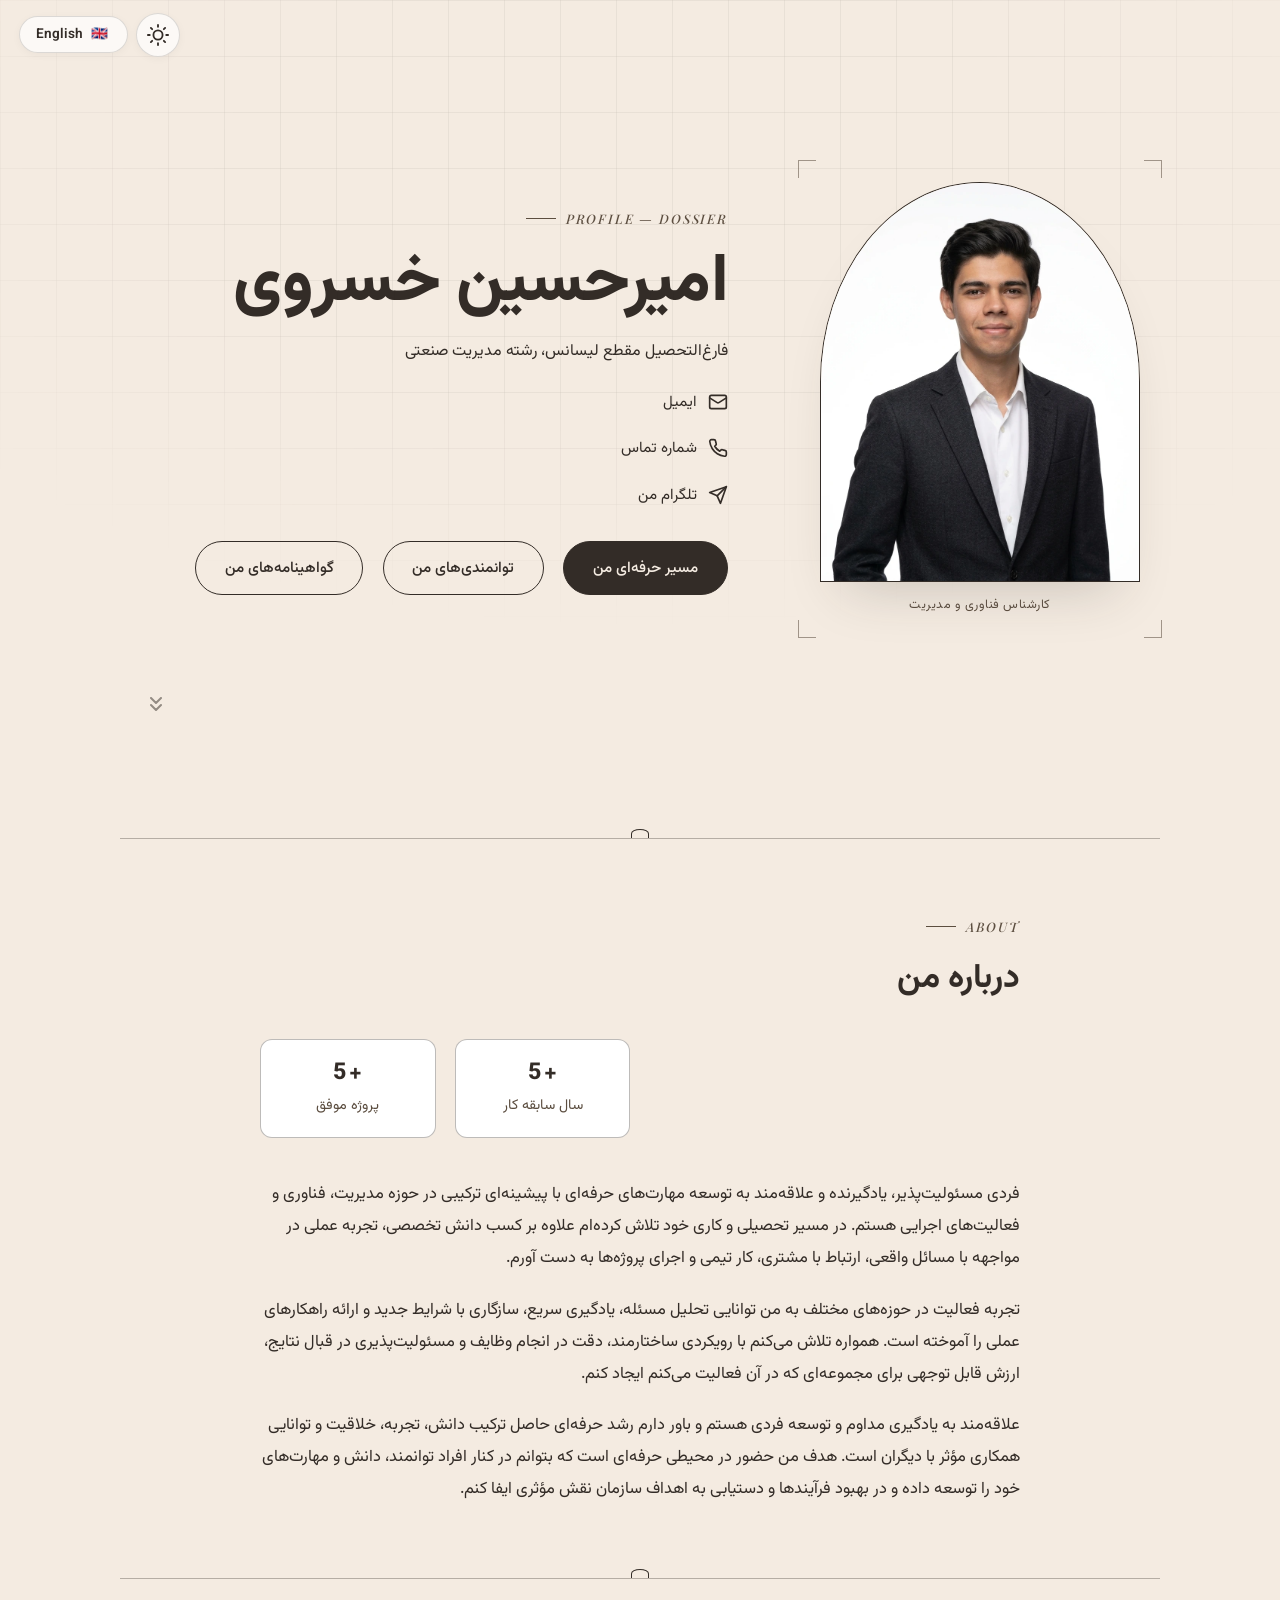
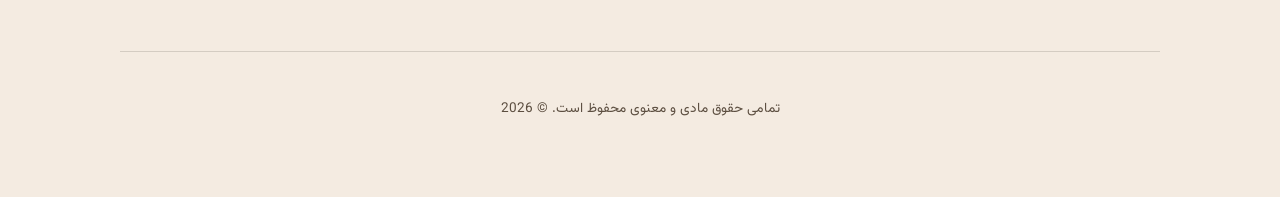
<file: index.html>
<!DOCTYPE html>
<html lang="fa" dir="rtl">
<head>
    <meta charset="UTF-8">
    <meta name="viewport" content="width=device-width, initial-scale=1.0">
    <!-- ===== ضدچشمک‌زدن (FOUC) برای تم ===== -->
    <script>
        (function(){
            var stored = localStorage.getItem('theme');
            var prefersDark = window.matchMedia('(prefers-color-scheme: dark)').matches;
            var theme = stored || (prefersDark ? 'dark' : 'light');
            document.documentElement.setAttribute('data-theme', theme);
        })();
    </script>
    <title data-i18n="index_title">امیرحسین خسروی — پروفایل شخصی</title>
    <meta name="description" data-i18n="index_desc" content="پروفایل شخصی — فارغ‌التحصیل مقطع لیسانس رشته مدیریت صنعتی">
    <meta name="theme-color" content="#F4EBE1">
    <meta property="og:title" data-i18n="index_og_title" content="امیرحسین خسروی — پروفایل شخصی">
    <meta property="og:description" data-i18n="index_og_desc" content="فارغ‌التحصیل مقطع لیسانس، رشته مدیریت صنعتی">
    <meta property="og:type" content="profile">
<link rel="icon" href="data:image/svg+xml,%3Csvg xmlns='http://www.w3.org/2000/svg' viewBox='0 0 100 100'%3E%3Cdefs%3E%3CclipPath id='clip'%3E%3Crect x='5' y='5' width='90' height='90' rx='20'/%3E%3C/clipPath%3E%3ClinearGradient id='grad' x1='0' y1='0' x2='0' y2='1'%3E%3Cstop offset='0%25' stop-color='%23000000' stop-opacity='0.35'/%3E%3Cstop offset='100%25' stop-color='%23000000' stop-opacity='1'/%3E%3C/linearGradient%3E%3C/defs%3E%3Crect x='5' y='5' width='90' height='90' rx='20' fill='%23F0E6D3'/%3E%3Cg clip-path='url(%23clip)'%3E%3Cpolygon points='54,-20 0,110 20,110 58,-18' fill='url(%23grad)'/%3E%3Cpolygon points='66,-20 100,110 80,110 62,-18' fill='url(%23grad)'/%3E%3Cpolygon points='0,100 100,100 100,120 0,120' fill='%23000000'/%3E%3Cpolygon points='58,45 30,100 70,100' fill='%23000000' opacity='0.35'/%3E%3C/g%3E%3C/svg%3E">
    <link rel="preconnect" href="https://fonts.googleapis.com">
    <link rel="preconnect" href="https://fonts.gstatic.com" crossorigin>
    <link href="https://fonts.googleapis.com/css2?family=Vazirmatn:wght@300;400;500;600;700;800&amp;family=Playfair+Display:ital,wght@0,500;0,600;1,500;1,600&amp;display=swap" rel="stylesheet">
    <link rel="stylesheet" href="style.css">
</head>
<body class="page-index">

    <div class="grid-overlay" aria-hidden="true"></div>

    <!-- ========== HEADER جدید – فقط دکمه‌های تم و زبان در گوشه چپ بالا ========== -->
    <header class="site-header" role="banner">
        <div class="header-inner">
            <!-- دکمه تغییر تم (بدون متن) -->
            <button id="themeToggle" class="theme-switch" aria-label="تغییر حالت نمایش" aria-pressed="false">
                <svg class="theme-icon" width="24" height="24" viewBox="0 0 24 24" fill="none" stroke="currentColor" stroke-width="2" stroke-linecap="round" stroke-linejoin="round">
                    <circle cx="12" cy="12" r="5"/>
                    <line x1="12" y1="1" x2="12" y2="3"/>
                    <line x1="12" y1="21" x2="12" y2="23"/>
                    <line x1="4.22" y1="4.22" x2="5.64" y2="5.64"/>
                    <line x1="18.36" y1="18.36" x2="19.78" y2="19.78"/>
                    <line x1="1" y1="12" x2="3" y2="12"/>
                    <line x1="21" y1="12" x2="23" y2="12"/>
                    <line x1="4.22" y1="19.78" x2="5.64" y2="18.36"/>
                    <line x1="18.36" y1="5.64" x2="19.78" y2="4.22"/>
                </svg>
                <svg class="theme-icon moon" width="24" height="24" viewBox="0 0 24 24" fill="none" stroke="currentColor" stroke-width="2" stroke-linecap="round" stroke-linejoin="round" style="display:none;">
                    <path d="M21 12.79A9 9 0 1 1 11.21 3 7 7 0 0 0 21 12.79z"/>
                </svg>
            </button>

            <!-- دکمه تغییر زبان -->
            <button id="langToggle" class="lang-switch" aria-label="تغییر زبان / Switch language">
                <span class="lang-flag" data-i18n="switch_flag">🇬🇧</span>
                <span class="lang-label" data-i18n="switch_lang">English</span>
            </button>
        </div>
    </header>

    <main class="page">
        <!-- ============ HERO / PROFILE ============ -->
        <section class="hero" id="profile">
            <div class="hero-media" data-reveal="load" style="--delay:0">
                <div class="frame-marks" aria-hidden="true">
                    <span class="mark mark--tl"></span>
                    <span class="mark mark--tr"></span>
                    <span class="mark mark--bl"></span>
                    <span class="mark mark--br"></span>
                </div>
                <div class="arch-photo">
                    <div class="photo-placeholder" aria-hidden="true"></div>
                    <img src="profile.webp" alt="امیرحسین خسروی" class="profile-img" onerror="this.style.display='none'">
                </div>
                <span class="media-caption" data-i18n="profile_caption">کارشناس فناوری و مدیریت</span>
            </div>

            <div class="hero-content">
                <p class="eyebrow" data-i18n="profile_eyebrow" data-reveal="load" style="--delay:1">Profile — Dossier</p>
                <h1 class="name" data-i18n="profile_name" data-reveal="load" style="--delay:2">امیرحسین خسروی</h1>
                <p class="subtitle" data-i18n="profile_subtitle" data-reveal="load" style="--delay:3">فارغ‌التحصیل مقطع لیسانس، رشته مدیریت صنعتی</p>

                <div class="contact-links" data-reveal="load" style="--delay:4">
                    <a href="mailto:amir.dev.101@gmail.com" class="contact-link" aria-label="ایمیل">
                        <svg width="20" height="20" viewBox="0 0 24 24" fill="none" stroke="currentColor" stroke-width="2" stroke-linecap="round" stroke-linejoin="round"><rect width="20" height="16" x="2" y="4" rx="2"/><path d="m22 7-8.97 5.7a1.94 1.94 0 0 1-2.06 0L2 7"/></svg>
                        <span data-i18n="contact_email">ایمیل</span>
                    </a>
                    <a href="tel:+989214840537" class="contact-link" aria-label="شماره تماس">
                        <svg width="20" height="20" viewBox="0 0 24 24" fill="none" stroke="currentColor" stroke-width="2" stroke-linecap="round" stroke-linejoin="round"><path d="M22 16.92v3a2 2 0 0 1-2.18 2 19.79 19.79 0 0 1-8.63-3.07 19.5 19.5 0 0 1-6-6 19.79 19.79 0 0 1-3.07-8.67A2 2 0 0 1 4.11 2h3a2 2 0 0 1 2 1.72 12.84 12.84 0 0 0 .7 2.81 2 2 0 0 1-.45 2.11L8.09 9.91a16 16 0 0 0 6 6l1.27-1.27a2 2 0 0 1 2.11-.45 12.84 12.84 0 0 0 2.81.7A2 2 0 0 1 22 16.92z"/></svg>
                        <span data-i18n="contact_phone">شماره تماس</span>
                    </a>
                    <a href="https://t.me/Amirhkhosravi" target="_blank" rel="noopener" class="contact-link" aria-label="تلگرام">
                        <svg width="20" height="20" viewBox="0 0 24 24" fill="none" stroke="currentColor" stroke-width="2" stroke-linecap="round" stroke-linejoin="round"><path d="m22 2-7 20-4-9-9-4Z"/><path d="M22 2 11 13"/></svg>
                        <span data-i18n="contact_telegram">تلگرام من</span>
                    </a>
                </div>

                <div class="actions" data-reveal="load" style="--delay:5">
                    <a href="career.html" class="btn btn-primary" data-i18n="btn_career">مسیر حرفه‌ای من</a>
                    <a href="skills.html" class="btn" data-i18n="btn_skills">توانمندی‌های من</a>
                    <a href="certificates.html" class="btn" data-i18n="btn_certificates">گواهینامه‌های من</a>
                </div>
            </div>

            <!-- نشانگر اسکرول -->
            <div class="scroll-indicator" aria-hidden="true" role="button" tabindex="0" aria-label="اسکرول به پایین">
                <svg width="24" height="24" viewBox="0 0 24 24" fill="none" stroke="currentColor" stroke-width="2" stroke-linecap="round" stroke-linejoin="round">
                    <path d="M7 13l5 5 5-5"/>
                    <path d="M7 6l5 5 5-5"/>
                </svg>
            </div>
        </section>

        <div class="divider" aria-hidden="true"><span class="divider-arch"></span></div>

        <!-- ============ ABOUT ============ -->
        <section class="about" id="about">
            <p class="eyebrow" data-i18n="about_eyebrow" data-reveal="scroll" style="--delay:0">About</p>
            <h2 class="section-title" data-i18n="about_title" data-reveal="scroll" style="--delay:1">درباره من</h2>

            <div class="info-cards-grid" data-reveal="scroll" style="--delay:2">
                <div class="info-card">
                    <span class="info-card-top" data-i18n="info_resident">ساکن</span>
                    <p class="info-card-bottom" data-i18n="info_resident_value">مشهد</p>
                </div>
                <div class="info-card">
                    <span class="info-card-top" data-i18n="info_birth">سال تولد</span>
                    <p class="info-card-bottom" data-i18n="info_birth_value">۱۳۸۱</p>
                </div>
                <div class="info-card">
                    <span class="info-card-top">+<span class="counter" data-target="10">0</span></span>
                    <p class="info-card-bottom" data-i18n="info_experience">سال سابقه کار</p>
                </div>
                <div class="info-card">
                    <span class="info-card-top">+<span class="counter" data-target="25">0</span></span>
                    <p class="info-card-bottom" data-i18n="info_projects">پروژه موفق</p>
                </div>
            </div>

            <p class="about-text" data-i18n="about_text_1" data-reveal="scroll" style="--delay:3">فردی مسئولیت‌پذیر، یادگیرنده و علاقه‌مند به توسعه مهارت‌های حرفه‌ای با پیشینه‌ای ترکیبی در حوزه مدیریت، فناوری و فعالیت‌های اجرایی هستم. در مسیر تحصیلی و کاری خود تلاش کرده‌ام علاوه بر کسب دانش تخصصی، تجربه عملی در مواجهه با مسائل واقعی، ارتباط با مشتری، کار تیمی و اجرای پروژه‌ها به دست آورم.</p>
            <p class="about-text" data-i18n="about_text_2" data-reveal="scroll" style="--delay:4">تجربه فعالیت در حوزه‌های مختلف به من توانایی تحلیل مسئله، یادگیری سریع، سازگاری با شرایط جدید و ارائه راهکارهای عملی را آموخته است. همواره تلاش می‌کنم با رویکردی ساختارمند، دقت در انجام وظایف و مسئولیت‌پذیری در قبال نتایج، ارزش قابل توجهی برای مجموعه‌ای که در آن فعالیت می‌کنم ایجاد کنم.</p>
            <p class="about-text" data-i18n="about_text_3" data-reveal="scroll" style="--delay:5">علاقه‌مند به یادگیری مداوم و توسعه فردی هستم و باور دارم رشد حرفه‌ای حاصل ترکیب دانش، تجربه، خلاقیت و توانایی همکاری مؤثر با دیگران است. هدف من حضور در محیطی حرفه‌ای است که بتوانم در کنار افراد توانمند، دانش و مهارت‌های خود را توسعه داده و در بهبود فرآیندها و دستیابی به اهداف سازمان نقش مؤثری ایفا کنم.</p>
        </section>

        <div class="divider" aria-hidden="true"><span class="divider-arch"></span></div>

        <!-- ============ FOOTER ============ -->
        <footer class="site-footer" data-reveal="scroll" style="--delay:0">
            <p><span data-i18n="footer_copyright">تمامی حقوق مادی و معنوی محفوظ است.</span> © <span id="year">2026</span></p>
        </footer>
    </main>

    <script src="script.js"></script>
</body>
</html>
</file>
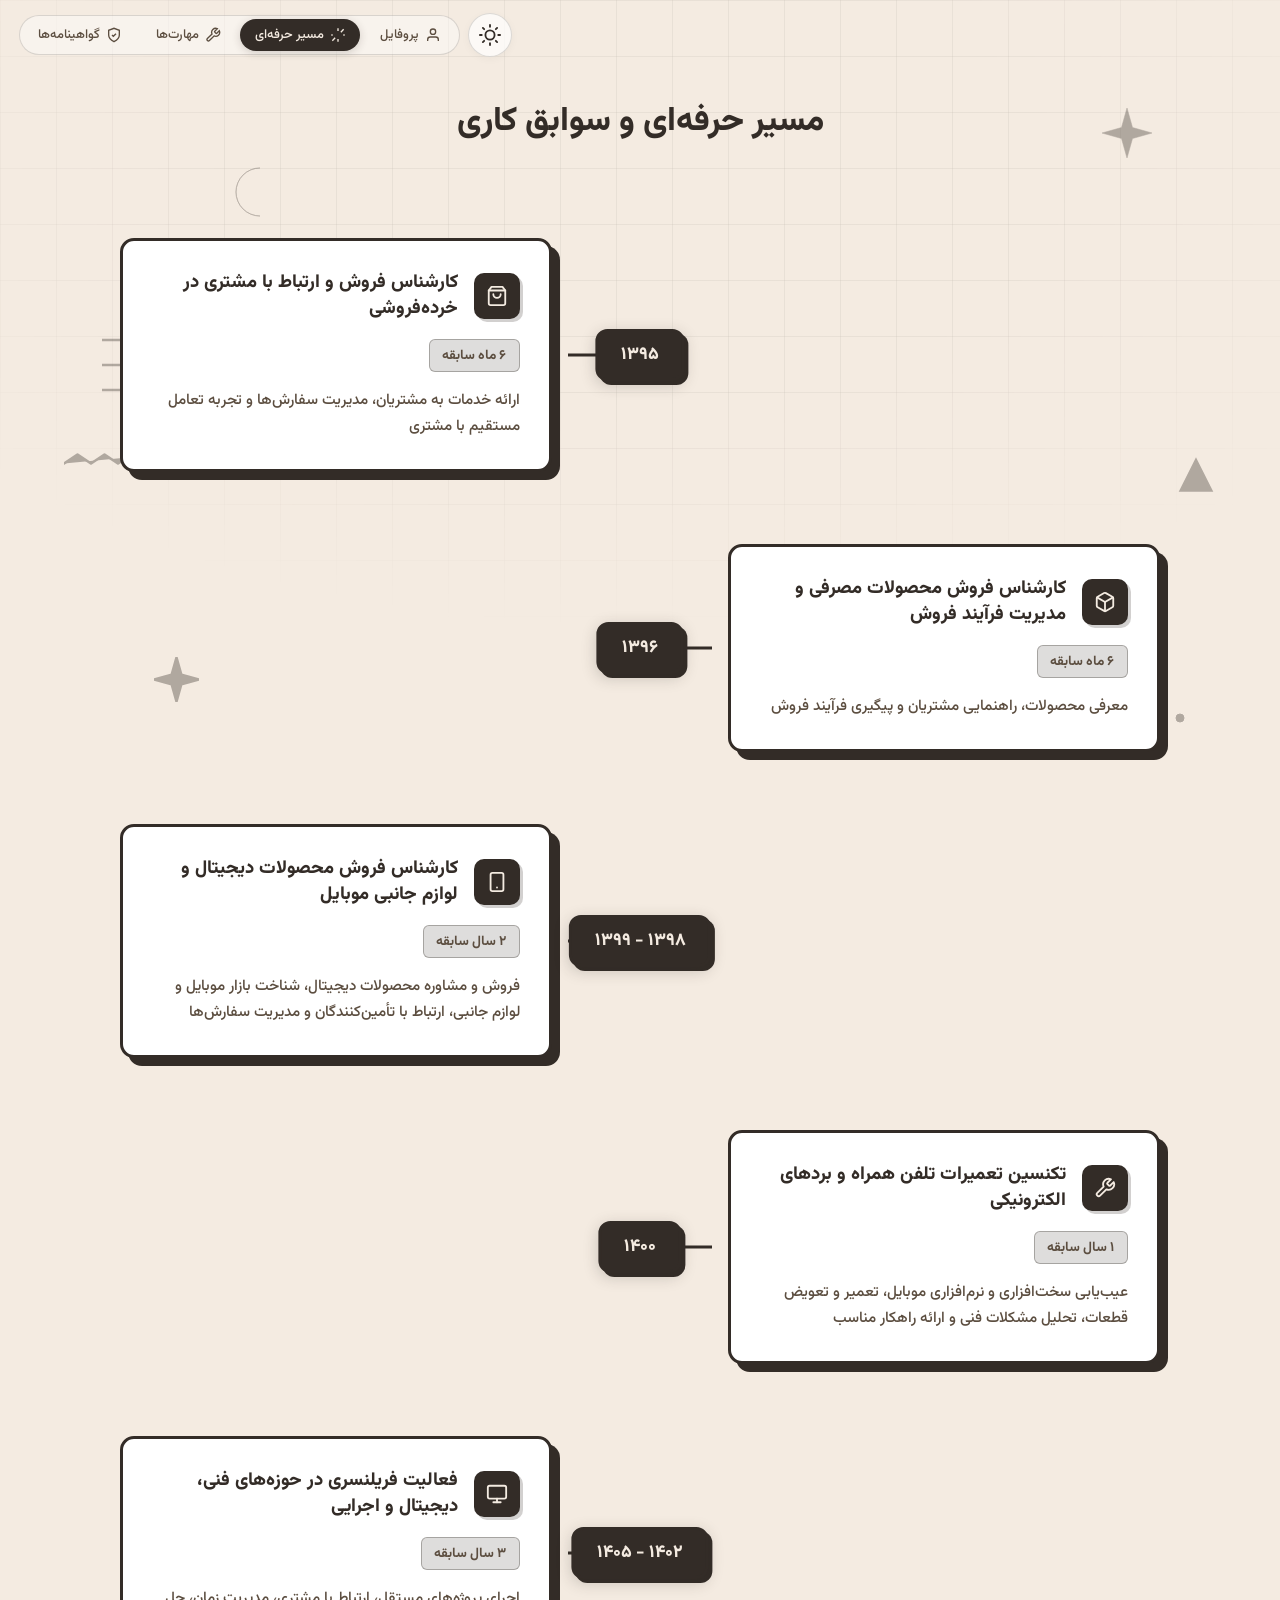
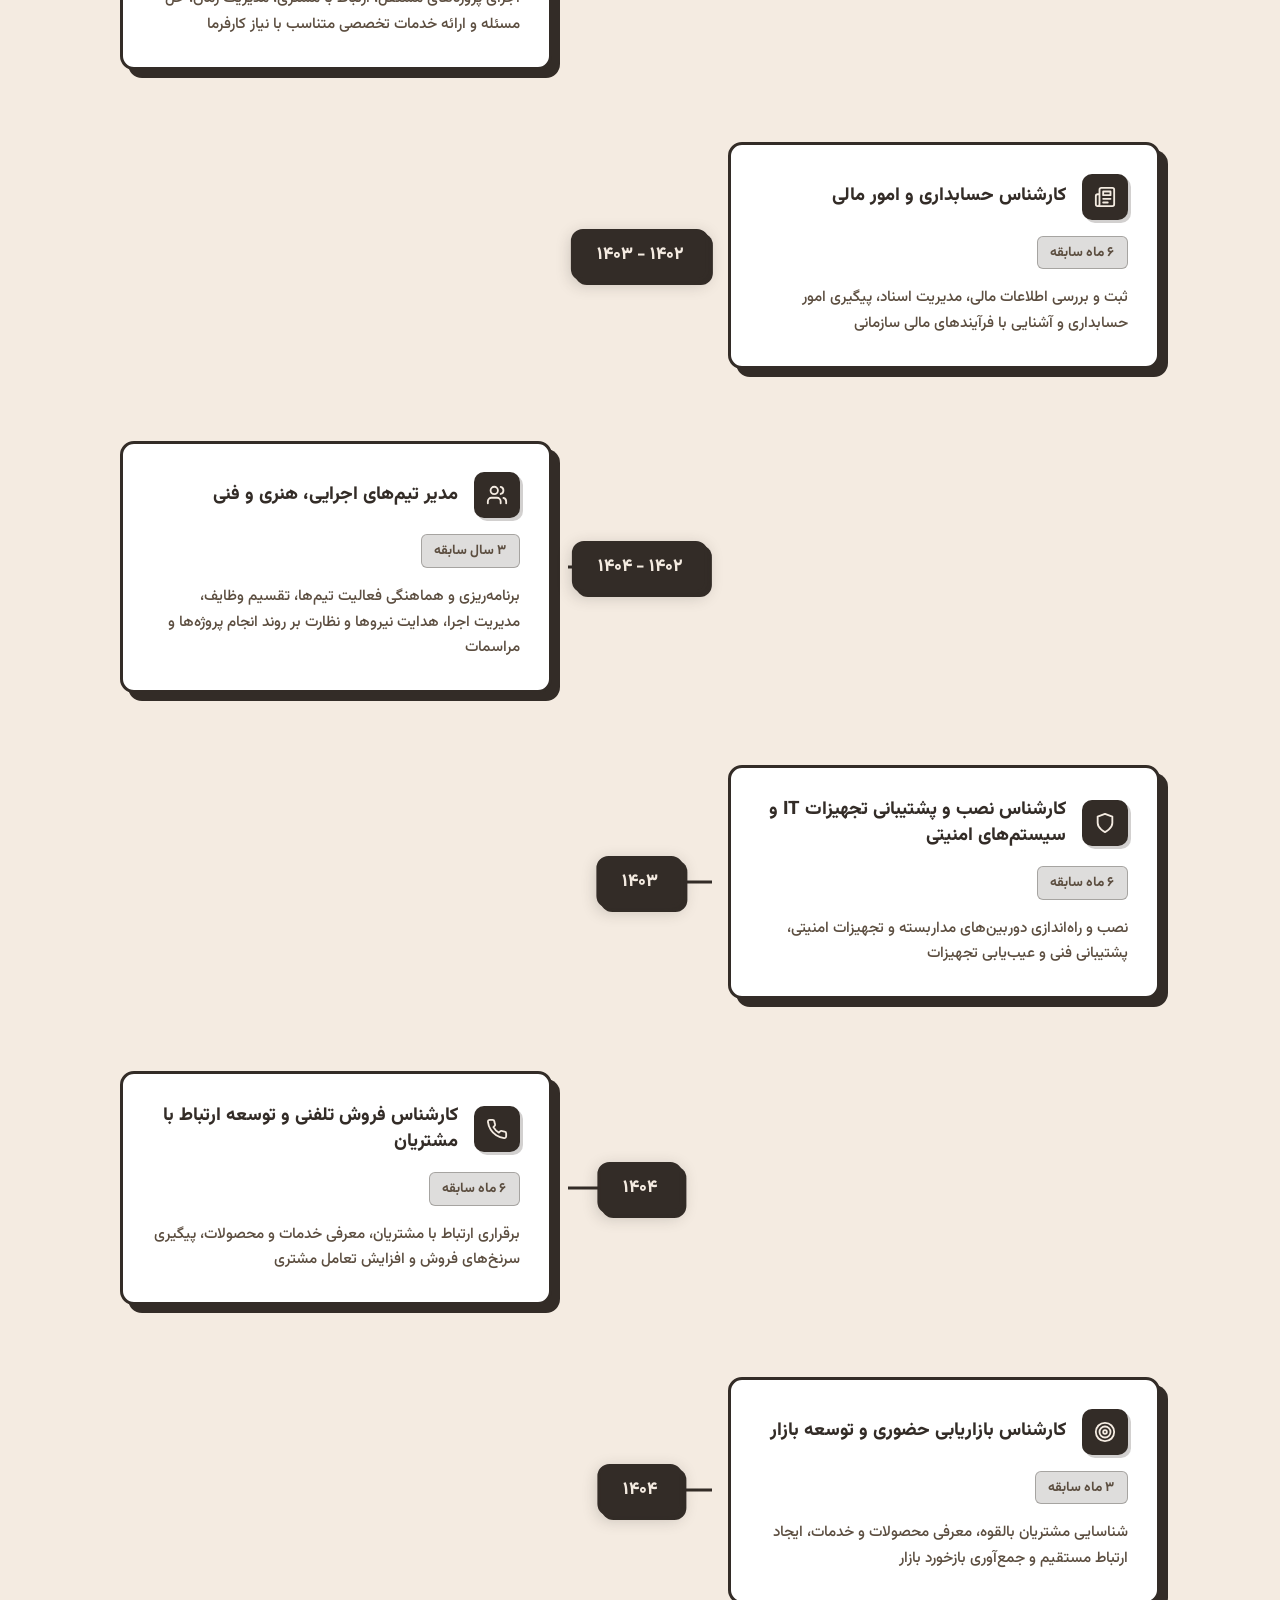
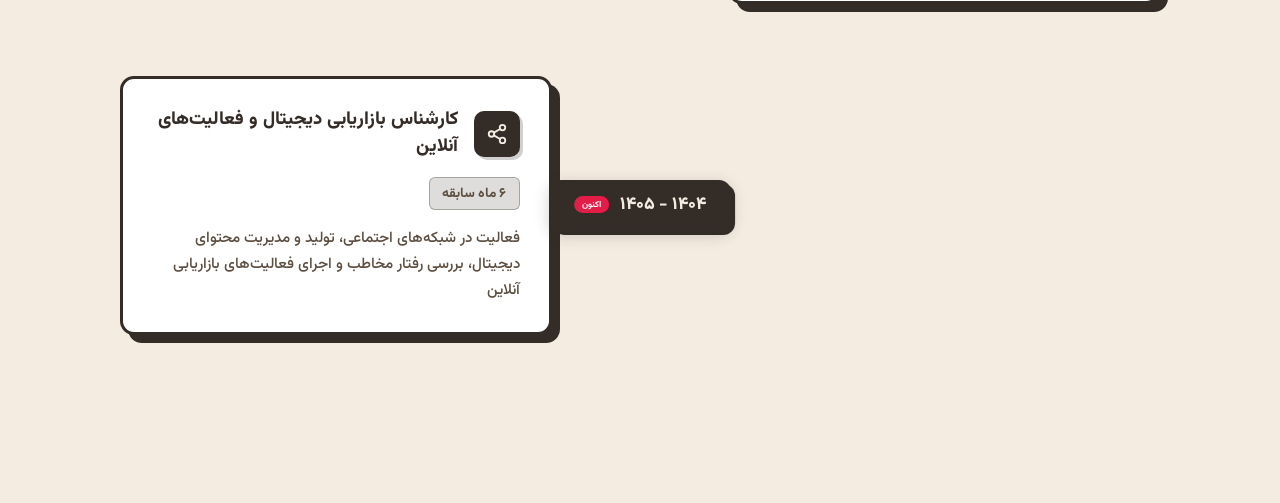
<file: career.html>
<!DOCTYPE html>
<html lang="fa" dir="rtl">
<head>
    <meta charset="UTF-8">
    <meta name="viewport" content="width=device-width, initial-scale=1.0">
    <!-- ===== ضدچشمک‌زدن ===== -->
    <script>
        (function(){
            var stored = localStorage.getItem('theme');
            var prefersDark = window.matchMedia('(prefers-color-scheme: dark)').matches;
            var theme = stored || (prefersDark ? 'dark' : 'light');
            document.documentElement.setAttribute('data-theme', theme);
        })();
    </script>
    <title data-i18n="career_title_meta">مسیر حرفه‌ای من — امیرحسین خسروی</title>
    <meta name="description" data-i18n="career_desc_meta" content="سوابق کاری و مسیر حرفه‌ای امیرحسین خسروی">
    <meta name="theme-color" content="#F4EBE1">
    <meta property="og:title" data-i18n="career_og_title" content="مسیر حرفه‌ای من — امیرحسین خسروی">
    <meta property="og:type" content="profile">
 <link rel="icon" href="data:image/svg+xml,%3Csvg xmlns='http://www.w3.org/2000/svg' viewBox='0 0 100 100'%3E%3Cdefs%3E%3CclipPath id='clip'%3E%3Crect x='5' y='5' width='90' height='90' rx='20'/%3E%3C/clipPath%3E%3ClinearGradient id='grad' x1='0' y1='0' x2='0' y2='1'%3E%3Cstop offset='0%25' stop-color='%23000000' stop-opacity='0.35'/%3E%3Cstop offset='100%25' stop-color='%23000000' stop-opacity='1'/%3E%3C/linearGradient%3E%3C/defs%3E%3Crect x='5' y='5' width='90' height='90' rx='20' fill='%23F0E6D3'/%3E%3Cg clip-path='url(%23clip)'%3E%3Cpolygon points='54,-20 0,110 20,110 58,-18' fill='url(%23grad)'/%3E%3Cpolygon points='66,-20 100,110 80,110 62,-18' fill='url(%23grad)'/%3E%3Cpolygon points='0,100 100,100 100,120 0,120' fill='%23000000'/%3E%3Cpolygon points='58,45 30,100 70,100' fill='%23000000' opacity='0.35'/%3E%3C/g%3E%3C/svg%3E">
    <link rel="preconnect" href="https://fonts.googleapis.com">
    <link rel="preconnect" href="https://fonts.gstatic.com" crossorigin>
    <link href="https://fonts.googleapis.com/css2?family=Vazirmatn:wght@300;400;500;600;700;800&family=Playfair+Display:ital,wght@0,500;0,600;1,500;1,600&display=swap" rel="stylesheet">
    <link rel="stylesheet" href="style.css">
</head>
<body class="page-career">
<div class="grid-overlay" aria-hidden="true"></div>
    <!-- لایه تزئینی پس‌زمینه با پارالکس موس -->
    <div class="geo-decorations" aria-hidden="true">
        <div class="geo-wrapper shape-1" data-speed="1.5"><div class="geo-shape anim-float"><svg viewBox="0 0 100 100"><path d="M50 0 L61 39 L100 50 L61 61 L50 100 L39 61 L0 50 L39 39 Z"/></svg></div></div>
        <div class="geo-wrapper shape-2" data-speed="-1"><div class="geo-shape anim-rotate"><svg width="100%" height="100%" viewBox="0 0 100 100" stroke-width="2.5" fill="none"><line x1="0" y1="25" x2="100" y2="25"/><line x1="0" y1="50" x2="100" y2="50"/><line x1="0" y1="75" x2="100" y2="75"/><line x1="25" y1="0" x2="25" y2="100"/><line x1="50" y1="0" x2="50" y2="100"/><line x1="75" y1="0" x2="75" y2="100"/></svg></div></div>
        <div class="geo-wrapper shape-3" data-speed="0.8"><div class="geo-shape anim-float-rev"><svg width="100%" height="100%" viewBox="0 0 140 40"><circle cx="10" cy="20" r="4"/><circle cx="30" cy="20" r="4"/><circle cx="50" cy="20" r="4"/><circle cx="70" cy="20" r="4"/><circle cx="90" cy="20" r="4"/><circle cx="110" cy="20" r="4"/><circle cx="130" cy="20" r="4"/></svg></div></div>
        <div class="geo-wrapper shape-4" data-speed="-1.2"><div class="geo-shape anim-pulse"><svg viewBox="0 0 100 100" fill="none" stroke-width="5"><path d="M50 0 L61 39 L100 50 L61 61 L50 100 L39 61 L0 50 L39 39 Z"/></svg></div></div>
        <div class="geo-wrapper shape-5" data-speed="1.1"><div class="geo-shape anim-rotate-rev"><svg width="100%" height="100%" viewBox="0 0 100 100" stroke-width="4" stroke-linecap="round"><line x1="10" y1="10" x2="90" y2="90"/><line x1="30" y1="10" x2="90" y2="70"/><line x1="10" y1="30" x2="70" y2="90"/></svg></div></div>
        <div class="geo-wrapper shape-6" data-speed="-0.9"><div class="geo-shape anim-float"><svg width="100%" height="100%" viewBox="0 0 100 100"><path d="M50,10 A40,40 0 0,0 50,90 A25,25 0 0,1 50,10 Z"/></svg></div></div>
        <div class="geo-wrapper shape-7" data-speed="1.4"><div class="geo-shape anim-float-rev"><svg width="100%" height="100%" viewBox="0 0 100 100" fill="none" stroke-width="4"><polygon points="50,10 90,90 10,90" /><polygon points="50,30 75,80 25,80" /></svg></div></div>
        <div class="geo-wrapper shape-8" data-speed="-0.7"><div class="geo-shape anim-pulse"><svg width="100%" height="100%" viewBox="0 0 100 30" fill="none" stroke-width="3" stroke-linecap="round" stroke-linejoin="round"><polyline points="0,15 15,5 30,15 45,5 60,15 75,5 90,15 105,5"/></svg></div></div>
    </div>

    <!-- ========== HEADER با دکمه تم و ناوبری ========== -->
    <header class="site-header" role="banner" data-reveal="load" style="--delay:0">
        <div class="header-inner">
            <button id="themeToggle" class="theme-switch" aria-label="تغییر حالت نمایش" aria-pressed="false">
                <!-- خورشید (حالت روز) -->
                <svg class="theme-icon" width="20" height="20" viewBox="0 0 24 24" fill="none" stroke="currentColor" stroke-width="2" stroke-linecap="round" stroke-linejoin="round">
                    <circle cx="12" cy="12" r="5"/>
                    <line x1="12" y1="1" x2="12" y2="3"/>
                    <line x1="12" y1="21" x2="12" y2="23"/>
                    <line x1="4.22" y1="4.22" x2="5.64" y2="5.64"/>
                    <line x1="18.36" y1="18.36" x2="19.78" y2="19.78"/>
                    <line x1="1" y1="12" x2="3" y2="12"/>
                    <line x1="21" y1="12" x2="23" y2="12"/>
                    <line x1="4.22" y1="19.78" x2="5.64" y2="18.36"/>
                    <line x1="18.36" y1="5.64" x2="19.78" y2="4.22"/>
                </svg>
                <!-- ماه (حالت شب) - در ابتدا مخفی -->
                <svg class="theme-icon moon" width="20" height="20" viewBox="0 0 24 24" fill="none" stroke="currentColor" stroke-width="2" stroke-linecap="round" stroke-linejoin="round" style="display:none;">
                    <path d="M21 12.79A9 9 0 1 1 11.21 3 7 7 0 0 0 21 12.79z"/>
                </svg>
                <span class="theme-label" data-i18n="switch_to_dark">حالت شب</span>
            </button>

            <!-- ناوبری پیل (دسکتاپ) -->
            <nav class="nav-pills" aria-label="ناوبری اصلی">
                <a href="index.html" class="nav-pill" data-page="profile">
                    <svg width="18" height="18" viewBox="0 0 24 24" fill="none" stroke="currentColor" stroke-width="2"><path d="M20 21v-2a4 4 0 0 0-4-4H8a4 4 0 0 0-4 4v2"/><circle cx="12" cy="7" r="4"/></svg>
                    <span data-i18n="nav_profile">پروفایل</span>
                </a>
                <a href="career.html" class="nav-pill active" data-page="career">
                    <svg width="18" height="18" viewBox="0 0 24 24" fill="none" stroke="currentColor" stroke-width="2"><path d="M12 2v4M12 22v-4M4 12H2M22 12h-2M19.07 4.93l-2.83 2.83M6.34 17.66l-2.83 2.83M17.66 6.34l2.83-2.83M4.93 19.07l2.83-2.83"/></svg>
                    <span data-i18n="nav_career">مسیر حرفه‌ای</span>
                </a>
                <a href="skills.html" class="nav-pill" data-page="skills">
                    <svg width="18" height="18" viewBox="0 0 24 24" fill="none" stroke="currentColor" stroke-width="2"><path d="M14.7 6.3a1 1 0 0 0 0 1.4l1.6 1.6a1 1 0 0 0 1.4 0l3.77-3.77a6 6 0 0 1-7.94 7.94l-6.91 6.91a2.12 2.12 0 0 1-3-3l6.91-6.91a6 6 0 0 1 7.94-7.94l-3.76 3.76z"/></svg>
                    <span data-i18n="nav_skills">مهارت‌ها</span>
                </a>
                <a href="certificates.html" class="nav-pill" data-page="certificates">
                    <svg width="18" height="18" viewBox="0 0 24 24" fill="none" stroke="currentColor" stroke-width="2"><path d="M12 22s8-4 8-10V5l-8-3-8 3v7c0 6 8 10 8 10z"/><polyline points="9 12 11 14 15 10"/></svg>
                    <span data-i18n="nav_certs">گواهینامه‌ها</span>
                </a>
            </nav>
        </div>
    </header>

    <main class="page">
        <header class="career-topbar">
            <div class="career-header-content">           
                <h1 data-i18n="career_title">مسیر حرفه‌ای و سوابق کاری</h1>
            </div>
        </header>

        <section class="timeline">
            <svg class="timeline-winding-svg" preserveAspectRatio="none" viewBox="0 0 40 2000">
                <path id="scrollWindingPath" d="M20 0 C38 150, 2 300, 20 450 C38 600, 2 750, 20 900 C38 1050, 2 1200, 20 1350 C38 1500, 2 1650, 20 1800 C38 1900, 2 1950, 20 2000" fill="none" stroke-width="3.5" stroke-linecap="round"/>
            </svg>

            <!-- ردیف‌های تایم‌لاین -->
            <div class="timeline-row">
                <div class="timeline-year-center"><span data-i18n="timeline_1_year">۱۳۹۵</span></div>
                <div class="timeline-content">
                    <div class="timeline-card">
                        <div class="card-header-flex">
                            <div class="card-icon-box"><svg width="22" height="22" viewBox="0 0 24 24" fill="none" stroke="currentColor" stroke-width="2" stroke-linecap="round" stroke-linejoin="round"><path d="M6 2 3 6v14a2 2 0 0 0 2 2h14a2 2 0 0 0 2-2V6l-3-4Z"/><path d="M3 6h18"/><path d="M16 10a4 4 0 0 1-8 0"/></svg></div>
                            <h3 data-i18n="timeline_1_title">کارشناس فروش و ارتباط با مشتری در خرده‌فروشی</h3>
                        </div>
                        <span class="duration-badge" data-i18n="timeline_1_dur">۶ ماه سابقه</span>
                        <p data-i18n="timeline_1_desc">ارائه خدمات به مشتریان، مدیریت سفارش‌ها و تجربه تعامل مستقیم با مشتری</p>
                    </div>
                </div>
            </div>

            <div class="timeline-row">
                <div class="timeline-year-center"><span data-i18n="timeline_2_year">۱۳۹۶</span></div>
                <div class="timeline-content">
                    <div class="timeline-card">
                        <div class="card-header-flex">
                            <div class="card-icon-box"><svg width="22" height="22" viewBox="0 0 24 24" fill="none" stroke="currentColor" stroke-width="2" stroke-linecap="round" stroke-linejoin="round"><path d="M21 16V8a2 2 0 0 0-1-1.73l-7-4a2 2 0 0 0-2 0l-7 4A2 2 0 0 0 3 8v8a2 2 0 0 0 1 1.73l7 4a2 2 0 0 0 2 0l7-4A2 2 0 0 0 21 16z"/><polyline points="3.27 6.96 12 12.01 20.73 6.96"/><line x1="12" y1="22.08" x2="12" y2="12"/></svg></div>
                            <h3 data-i18n="timeline_2_title">کارشناس فروش محصولات مصرفی و مدیریت فرآیند فروش</h3>
                        </div>
                        <span class="duration-badge" data-i18n="timeline_2_dur">۶ ماه سابقه</span>
                        <p data-i18n="timeline_2_desc">معرفی محصولات، راهنمایی مشتریان و پیگیری فرآیند فروش</p>
                    </div>
                </div>
            </div>

            <div class="timeline-row">
                <div class="timeline-year-center"><span data-i18n="timeline_3_year">۱۳۹۸ - ۱۳۹۹</span></div>
                <div class="timeline-content">
                    <div class="timeline-card">
                        <div class="card-header-flex">
                            <div class="card-icon-box"><svg width="22" height="22" viewBox="0 0 24 24" fill="none" stroke="currentColor" stroke-width="2" stroke-linecap="round" stroke-linejoin="round"><rect width="14" height="20" x="5" y="2" rx="2" ry="2"/><path d="M12 18h.01"/></svg></div>
                            <h3 data-i18n="timeline_3_title">کارشناس فروش محصولات دیجیتال و لوازم جانبی موبایل</h3>
                        </div>
                        <span class="duration-badge" data-i18n="timeline_3_dur">۲ سال سابقه</span>
                        <p data-i18n="timeline_3_desc">فروش و مشاوره محصولات دیجیتال، شناخت بازار موبایل و لوازم جانبی، ارتباط با تأمین‌کنندگان و مدیریت سفارش‌ها</p>
                    </div>
                </div>
            </div>

            <div class="timeline-row">
                <div class="timeline-year-center"><span data-i18n="timeline_4_year">۱۴۰۰</span></div>
                <div class="timeline-content">
                    <div class="timeline-card">
                        <div class="card-header-flex">
                            <div class="card-icon-box"><svg width="22" height="22" viewBox="0 0 24 24" fill="none" stroke="currentColor" stroke-width="2" stroke-linecap="round" stroke-linejoin="round"><path d="M14.7 6.3a1 1 0 0 0 0 1.4l1.6 1.6a1 1 0 0 0 1.4 0l3.77-3.77a6 6 0 0 1-7.94 7.94l-6.91 6.91a2.12 2.12 0 0 1-3-3l6.91-6.91a6 6 0 0 1 7.94-7.94l-3.76 3.76z"/></svg></div>
                            <h3 data-i18n="timeline_4_title">تکنسین تعمیرات تلفن همراه و بردهای الکترونیکی</h3>
                        </div>
                        <span class="duration-badge" data-i18n="timeline_4_dur">۱ سال سابقه</span>
                        <p data-i18n="timeline_4_desc">عیب‌یابی سخت‌افزاری و نرم‌افزاری موبایل، تعمیر و تعویض قطعات، تحلیل مشکلات فنی و ارائه راهکار مناسب</p>
                    </div>
                </div>
            </div>

            <div class="timeline-row">
                <div class="timeline-year-center"><span data-i18n="timeline_5_year">۱۴۰۲ - ۱۴۰۵</span></div>
                <div class="timeline-content">
                    <div class="timeline-card">
                        <div class="card-header-flex">
                            <div class="card-icon-box"><svg width="22" height="22" viewBox="0 0 24 24" fill="none" stroke="currentColor" stroke-width="2" stroke-linecap="round" stroke-linejoin="round"><rect width="20" height="14" x="2" y="3" rx="2"/><line x1="8" y1="21" x2="16" y2="21"/><line x1="12" y1="17" x2="12" y2="21"/></svg></div>
                            <h3 data-i18n="timeline_5_title">فعالیت فریلنسری در حوزه‌های فنی، دیجیتال و اجرایی</h3>
                        </div>
                        <span class="duration-badge" data-i18n="timeline_5_dur">۳ سال سابقه</span>
                        <p data-i18n="timeline_5_desc">اجرای پروژه‌های مستقل، ارتباط با مشتری، مدیریت زمان، حل مسئله و ارائه خدمات تخصصی متناسب با نیاز کارفرما</p>
                    </div>
                </div>
            </div>

            <div class="timeline-row">
                <div class="timeline-year-center"><span data-i18n="timeline_6_year">۱۴۰۲ - ۱۴۰۳</span></div>
                <div class="timeline-content">
                    <div class="timeline-card">
                        <div class="card-header-flex">
                            <div class="card-icon-box"><svg width="22" height="22" viewBox="0 0 24 24" fill="none" stroke="currentColor" stroke-width="2" stroke-linecap="round" stroke-linejoin="round"><path d="M4 22h16a2 2 0 0 0 2-2V4a2 2 0 0 0-2-2H8a2 2 0 0 0-2 2v16a2 2 0 0 1-2 2Zm0 0a2 2 0 0 1-2-2v-9c0-1.1.9-2 2-2h2"/><path d="M18 14h-8"/><path d="M15 18h-5"/><path d="M10 6h8v4h-8V6Z"/></svg></div>
                            <h3 data-i18n="timeline_6_title">کارشناس حسابداری و امور مالی</h3>
                        </div>
                        <span class="duration-badge" data-i18n="timeline_6_dur">۶ ماه سابقه</span>
                        <p data-i18n="timeline_6_desc">ثبت و بررسی اطلاعات مالی، مدیریت اسناد، پیگیری امور حسابداری و آشنایی با فرآیندهای مالی سازمانی</p>
                    </div>
                </div>
            </div>

            <div class="timeline-row">
                <div class="timeline-year-center"><span data-i18n="timeline_7_year">۱۴۰۲ - ۱۴۰۴</span></div>
                <div class="timeline-content">
                    <div class="timeline-card">
                        <div class="card-header-flex">
                            <div class="card-icon-box"><svg width="22" height="22" viewBox="0 0 24 24" fill="none" stroke="currentColor" stroke-width="2" stroke-linecap="round" stroke-linejoin="round"><path d="M16 21v-2a4 4 0 0 0-4-4H6a4 4 0 0 0-4 4v2"/><circle cx="9" cy="7" r="4"/><path d="M22 21v-2a4 4 0 0 0-3-3.87"/><path d="M16 3.13a4 4 0 0 1 0 7.75"/></svg></div>
                            <h3 data-i18n="timeline_7_title">مدیر تیم‌های اجرایی، هنری و فنی</h3>
                        </div>
                        <span class="duration-badge" data-i18n="timeline_7_dur">۳ سال سابقه</span>
                        <p data-i18n="timeline_7_desc">برنامه‌ریزی و هماهنگی فعالیت تیم‌ها، تقسیم وظایف، مدیریت اجرا، هدایت نیروها و نظارت بر روند انجام پروژه‌ها و مراسمات</p>
                    </div>
                </div>
            </div>

            <div class="timeline-row">
                <div class="timeline-year-center"><span data-i18n="timeline_8_year">۱۴۰۳</span></div>
                <div class="timeline-content">
                    <div class="timeline-card">
                        <div class="card-header-flex">
                            <div class="card-icon-box"><svg width="22" height="22" viewBox="0 0 24 24" fill="none" stroke="currentColor" stroke-width="2" stroke-linecap="round" stroke-linejoin="round"><path d="M12 22s8-4 8-10V5l-8-3-8 3v7c0 6 8 10 8 10z"/></svg></div>
                            <h3 data-i18n="timeline_8_title">کارشناس نصب و پشتیبانی تجهیزات IT و سیستم‌های امنیتی</h3>
                        </div>
                        <span class="duration-badge" data-i18n="timeline_8_dur">۶ ماه سابقه</span>
                        <p data-i18n="timeline_8_desc">نصب و راه‌اندازی دوربین‌های مداربسته و تجهیزات امنیتی، پشتیبانی فنی و عیب‌یابی تجهیزات</p>
                    </div>
                </div>
            </div>

            <div class="timeline-row">
                <div class="timeline-year-center"><span data-i18n="timeline_9_year">۱۴۰۴</span></div>
                <div class="timeline-content">
                    <div class="timeline-card">
                        <div class="card-header-flex">
                            <div class="card-icon-box"><svg width="22" height="22" viewBox="0 0 24 24" fill="none" stroke="currentColor" stroke-width="2" stroke-linecap="round" stroke-linejoin="round"><path d="M22 16.92v3a2 2 0 0 1-2.18 2 19.79 19.79 0 0 1-8.63-3.07 19.5 19.5 0 0 1-6-6 19.79 19.79 0 0 1-3.07-8.67A2 2 0 0 1 4.11 2h3a2 2 0 0 1 2 1.72 12.84 12.84 0 0 0 .7 2.81 2 2 0 0 1-.45 2.11L8.09 9.91a16 16 0 0 0 6 6l1.27-1.27a2 2 0 0 1 2.11-.45 12.84 12.84 0 0 0 2.81.7A2 2 0 0 1 22 16.92z"/></svg></div>
                            <h3 data-i18n="timeline_9_title">کارشناس فروش تلفنی و توسعه ارتباط با مشتریان</h3>
                        </div>
                        <span class="duration-badge" data-i18n="timeline_9_dur">۶ ماه سابقه</span>
                        <p data-i18n="timeline_9_desc">برقراری ارتباط با مشتریان، معرفی خدمات و محصولات، پیگیری سرنخ‌های فروش و افزایش تعامل مشتری</p>
                    </div>
                </div>
            </div>

            <div class="timeline-row">
                <div class="timeline-year-center"><span data-i18n="timeline_10_year">۱۴۰۴</span></div>
                <div class="timeline-content">
                    <div class="timeline-card">
                        <div class="card-header-flex">
                            <div class="card-icon-box"><svg width="22" height="22" viewBox="0 0 24 24" fill="none" stroke="currentColor" stroke-width="2" stroke-linecap="round" stroke-linejoin="round"><circle cx="12" cy="12" r="10"/><circle cx="12" cy="12" r="6"/><circle cx="12" cy="12" r="2"/></svg></div>
                            <h3 data-i18n="timeline_10_title">کارشناس بازاریابی حضوری و توسعه بازار</h3>
                        </div>
                        <span class="duration-badge" data-i18n="timeline_10_dur">۳ ماه سابقه</span>
                        <p data-i18n="timeline_10_desc">شناسایی مشتریان بالقوه، معرفی محصولات و خدمات، ایجاد ارتباط مستقیم و جمع‌آوری بازخورد بازار</p>
                    </div>
                </div>
            </div>

            <div class="timeline-row">
                <div class="timeline-year-center">
                    <span data-i18n="timeline_11_year">۱۴۰۴ - ۱۴۰۵</span>
                    <span class="now-badge" data-i18n="now_badge">اکنون</span>
                </div>
                <div class="timeline-content">
                    <div class="timeline-card">
                        <div class="card-header-flex">
                            <div class="card-icon-box"><svg width="22" height="22" viewBox="0 0 24 24" fill="none" stroke="currentColor" stroke-width="2" stroke-linecap="round" stroke-linejoin="round"><circle cx="18" cy="5" r="3"/><circle cx="6" cy="12" r="3"/><circle cx="18" cy="19" r="3"/><line x1="8.59" y1="13.51" x2="15.42" y2="17.49"/><line x1="15.41" y1="6.51" x2="8.59" y2="10.49"/></svg></div>
                            <h3 data-i18n="timeline_11_title">کارشناس بازاریابی دیجیتال و فعالیت‌های آنلاین</h3>
                        </div>
                        <span class="duration-badge" data-i18n="timeline_11_dur">۶ ماه سابقه</span>
                        <p data-i18n="timeline_11_desc">فعالیت در شبکه‌های اجتماعی، تولید و مدیریت محتوای دیجیتال، بررسی رفتار مخاطب و اجرای فعالیت‌های بازاریابی آنلاین</p>
                    </div>
                </div>
            </div>

        </section>
    </main>

    <!-- ============ نوار پایین موبایل ============ -->
    <nav class="bottom-tab-bar" aria-label="ناوبری سریع">
        <a href="index.html" class="tab-item" data-page="profile">
            <svg width="24" height="24" viewBox="0 0 24 24" fill="none" stroke="currentColor" stroke-width="2"><path d="M20 21v-2a4 4 0 0 0-4-4H8a4 4 0 0 0-4 4v2"/><circle cx="12" cy="7" r="4"/></svg>
            <span data-i18n="nav_profile">پروفایل</span>
        </a>
        <a href="career.html" class="tab-item active" data-page="career">
            <svg width="24" height="24" viewBox="0 0 24 24" fill="none" stroke="currentColor" stroke-width="2"><path d="M12 2v4M12 22v-4M4 12H2M22 12h-2M19.07 4.93l-2.83 2.83M6.34 17.66l-2.83 2.83M17.66 6.34l2.83-2.83M4.93 19.07l2.83-2.83"/></svg>
            <span data-i18n="nav_career">مسیر حرفه‌ای</span>
        </a>
        <a href="skills.html" class="tab-item" data-page="skills">
            <svg width="24" height="24" viewBox="0 0 24 24" fill="none" stroke="currentColor" stroke-width="2"><path d="M14.7 6.3a1 1 0 0 0 0 1.4l1.6 1.6a1 1 0 0 0 1.4 0l3.77-3.77a6 6 0 0 1-7.94 7.94l-6.91 6.91a2.12 2.12 0 0 1-3-3l6.91-6.91a6 6 0 0 1 7.94-7.94l-3.76 3.76z"/></svg>
            <span data-i18n="nav_skills">مهارت‌ها</span>
        </a>
        <a href="certificates.html" class="tab-item" data-page="certificates">
            <svg width="24" height="24" viewBox="0 0 24 24" fill="none" stroke="currentColor" stroke-width="2"><path d="M12 22s8-4 8-10V5l-8-3-8 3v7c0 6 8 10 8 10z"/><polyline points="9 12 11 14 15 10"/></svg>
            <span data-i18n="nav_certs">گواهینامه‌ها</span>
        </a>
    </nav>

    <script src="script.js"></script>
</body>
</html>
</file>
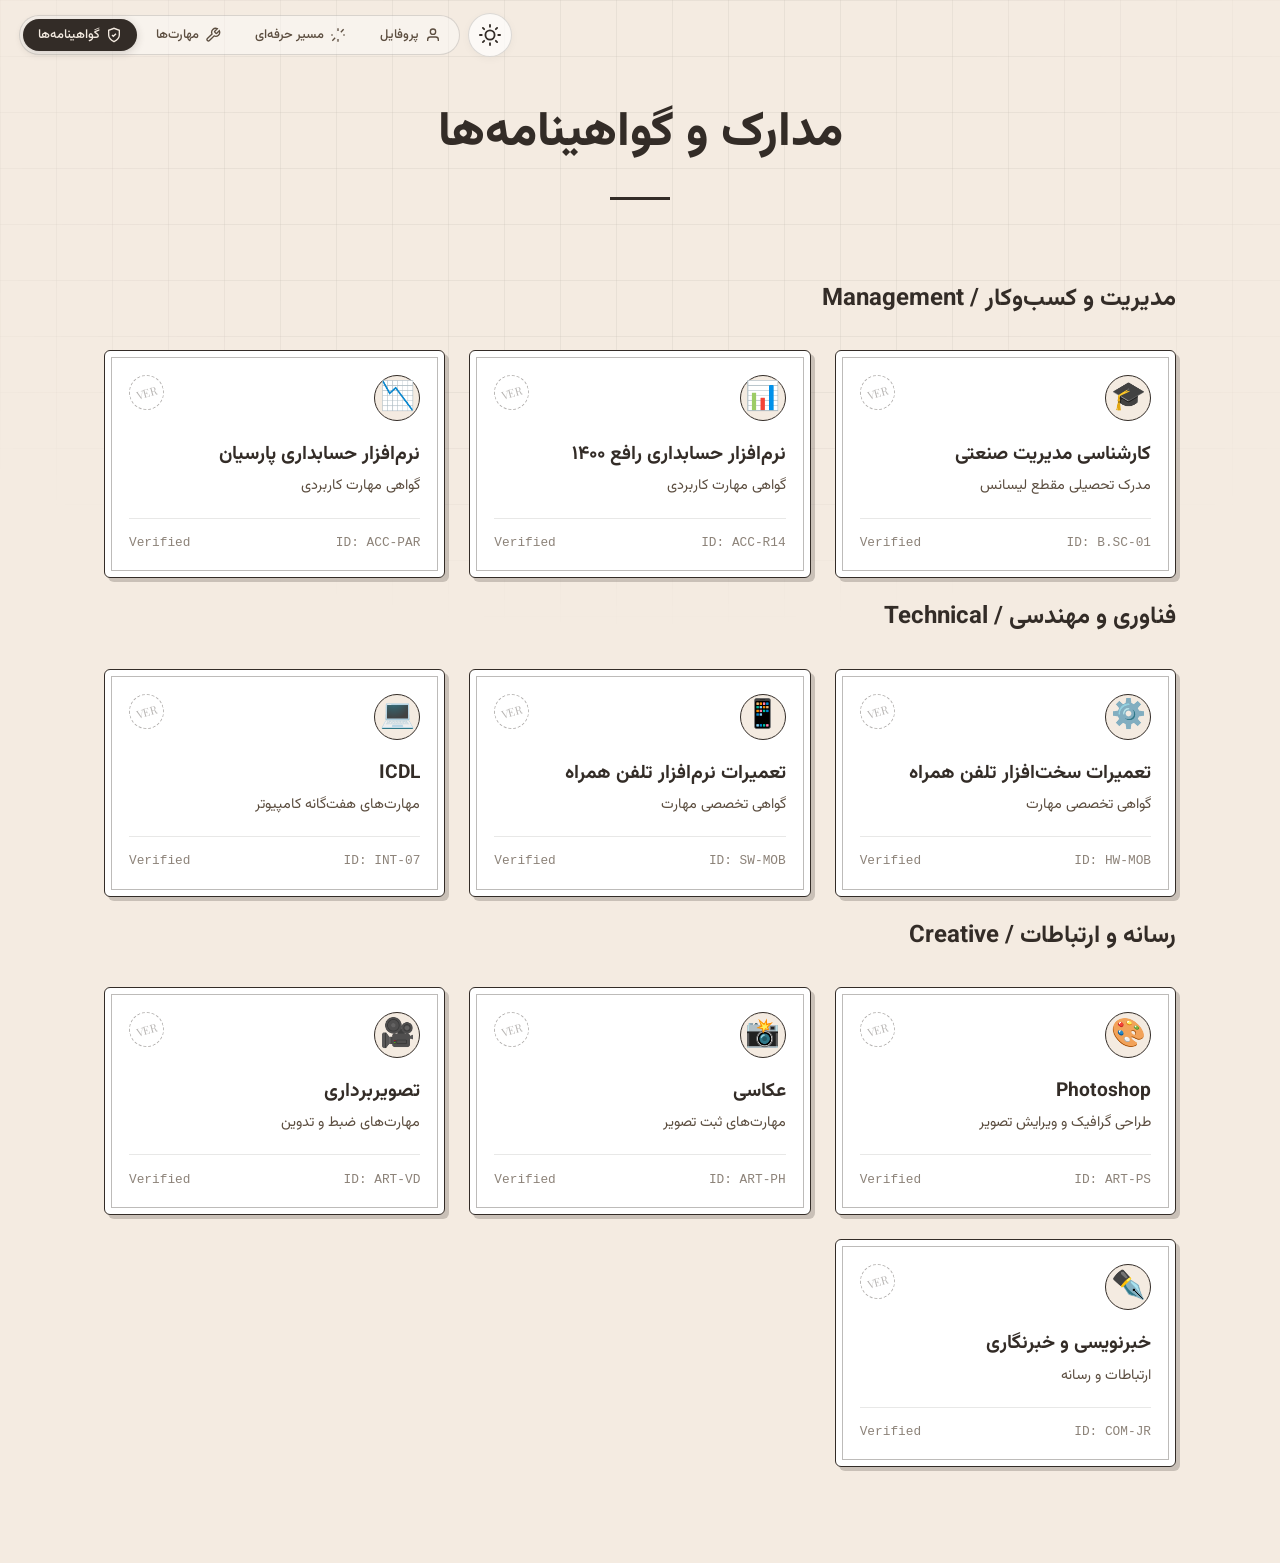
<file: certificates.html>
<!DOCTYPE html>
<html lang="fa" dir="rtl">
<head>
    <meta charset="UTF-8" />
    <meta name="viewport" content="width=device-width, initial-scale=1.0" />
    <script>
        (function(){
            var stored = localStorage.getItem('theme');
            var prefersDark = window.matchMedia('(prefers-color-scheme: dark)').matches;
            var theme = stored || (prefersDark ? 'dark' : 'light');
            document.documentElement.setAttribute('data-theme', theme);
        })();
    </script>
    <title data-i18n="certs_title_meta">گواهینامه‌ها و مدارک — امیرحسین خسروی</title>
    <meta name="description" data-i18n="certs_desc_meta" content="آرشیو گواهینامه‌ها، مدارک تحصیلی و مهارت‌های امیرحسین خسروی" />
    <meta name="theme-color" content="#F4EBE1" />
    <meta property="og:title" data-i18n="certs_og_title" content="گواهینامه‌ها و مدارک — امیرحسین خسروی" />
    <meta property="og:description" data-i18n="certs_og_desc" content="آرشیو گواهینامه‌ها، مدارک تحصیلی و مهارت‌های امیرحسین خسروی" />
    <meta property="og:type" content="profile" />
<link rel="icon" href="data:image/svg+xml,%3Csvg xmlns='http://www.w3.org/2000/svg' viewBox='0 0 100 100'%3E%3Cdefs%3E%3CclipPath id='clip'%3E%3Crect x='5' y='5' width='90' height='90' rx='20'/%3E%3C/clipPath%3E%3ClinearGradient id='grad' x1='0' y1='0' x2='0' y2='1'%3E%3Cstop offset='0%25' stop-color='%23000000' stop-opacity='0.35'/%3E%3Cstop offset='100%25' stop-color='%23000000' stop-opacity='1'/%3E%3C/linearGradient%3E%3C/defs%3E%3Crect x='5' y='5' width='90' height='90' rx='20' fill='%23F0E6D3'/%3E%3Cg clip-path='url(%23clip)'%3E%3Cpolygon points='54,-20 0,110 20,110 58,-18' fill='url(%23grad)'/%3E%3Cpolygon points='66,-20 100,110 80,110 62,-18' fill='url(%23grad)'/%3E%3Cpolygon points='0,100 100,100 100,120 0,120' fill='%23000000'/%3E%3Cpolygon points='58,45 30,100 70,100' fill='%23000000' opacity='0.35'/%3E%3C/g%3E%3C/svg%3E">
    <link rel="preconnect" href="https://fonts.googleapis.com" />
    <link rel="preconnect" href="https://fonts.gstatic.com" crossorigin />
    <link href="https://fonts.googleapis.com/css2?family=Vazirmatn:wght@300;400;500;600;700;800&family=Playfair+Display:ital,wght@0,500;0,600;1,500;1,600&display=swap" rel="stylesheet" />
    <link rel="stylesheet" href="style.css" />
</head>
<body class="page-certificates">

    <div class="grid-overlay" aria-hidden="true"></div>

    <!-- ========== HEADER با دکمه تم و ناوبری ========== -->
    <header class="site-header" role="banner" data-reveal="load" style="--delay:0">
        <div class="header-inner">
            <button id="themeToggle" class="theme-switch" aria-label="تغییر حالت نمایش" aria-pressed="false">
                <!-- خورشید (حالت روز) -->
                <svg class="theme-icon" width="20" height="20" viewBox="0 0 24 24" fill="none" stroke="currentColor" stroke-width="2" stroke-linecap="round" stroke-linejoin="round">
                    <circle cx="12" cy="12" r="5"/>
                    <line x1="12" y1="1" x2="12" y2="3"/>
                    <line x1="12" y1="21" x2="12" y2="23"/>
                    <line x1="4.22" y1="4.22" x2="5.64" y2="5.64"/>
                    <line x1="18.36" y1="18.36" x2="19.78" y2="19.78"/>
                    <line x1="1" y1="12" x2="3" y2="12"/>
                    <line x1="21" y1="12" x2="23" y2="12"/>
                    <line x1="4.22" y1="19.78" x2="5.64" y2="18.36"/>
                    <line x1="18.36" y1="5.64" x2="19.78" y2="4.22"/>
                </svg>
                <!-- ماه (حالت شب) - در ابتدا مخفی -->
                <svg class="theme-icon moon" width="20" height="20" viewBox="0 0 24 24" fill="none" stroke="currentColor" stroke-width="2" stroke-linecap="round" stroke-linejoin="round" style="display:none;">
                    <path d="M21 12.79A9 9 0 1 1 11.21 3 7 7 0 0 0 21 12.79z"/>
                </svg>
                <span class="theme-label" data-i18n="switch_to_dark">حالت شب</span>
            </button>

            <!-- ناوبری پیل (دسکتاپ) -->
            <nav class="nav-pills" aria-label="ناوبری اصلی">
                <a href="index.html" class="nav-pill" data-page="profile">
                    <svg width="18" height="18" viewBox="0 0 24 24" fill="none" stroke="currentColor" stroke-width="2"><path d="M20 21v-2a4 4 0 0 0-4-4H8a4 4 0 0 0-4 4v2"/><circle cx="12" cy="7" r="4"/></svg>
                    <span data-i18n="nav_profile">پروفایل</span>
                </a>
                <a href="career.html" class="nav-pill" data-page="career">
                    <svg width="18" height="18" viewBox="0 0 24 24" fill="none" stroke="currentColor" stroke-width="2"><path d="M12 2v4M12 22v-4M4 12H2M22 12h-2M19.07 4.93l-2.83 2.83M6.34 17.66l-2.83 2.83M17.66 6.34l2.83-2.83M4.93 19.07l2.83-2.83"/></svg>
                    <span data-i18n="nav_career">مسیر حرفه‌ای</span>
                </a>
                <a href="skills.html" class="nav-pill" data-page="skills">
                    <svg width="18" height="18" viewBox="0 0 24 24" fill="none" stroke="currentColor" stroke-width="2"><path d="M14.7 6.3a1 1 0 0 0 0 1.4l1.6 1.6a1 1 0 0 0 1.4 0l3.77-3.77a6 6 0 0 1-7.94 7.94l-6.91 6.91a2.12 2.12 0 0 1-3-3l6.91-6.91a6 6 0 0 1 7.94-7.94l-3.76 3.76z"/></svg>
                    <span data-i18n="nav_skills">مهارت‌ها</span>
                </a>
                <a href="certificates.html" class="nav-pill active" data-page="certificates">
                    <svg width="18" height="18" viewBox="0 0 24 24" fill="none" stroke="currentColor" stroke-width="2"><path d="M12 22s8-4 8-10V5l-8-3-8 3v7c0 6 8 10 8 10z"/><polyline points="9 12 11 14 15 10"/></svg>
                    <span data-i18n="nav_certs">گواهینامه‌ها</span>
                </a>
            </nav>
        </div>
    </header>

    <main>
        <header class="page-header delay-1">
            <h1 data-i18n="certs_title">مدارک و گواهینامه‌ها</h1>
        </header>



        <!-- دسته اول: مدیریت (کلاس mgmt به کارت‌ها اضافه شد) -->
        <section class="category-section delay-1" id="sec-mgmt">
            <h2 class="category-title">
                <span data-i18n="certs_cat_mgmt_title">مدیریت و کسب‌وکار</span>
                <span class="en-title" data-i18n="certs_cat_mgmt_en">/ Management</span>
            </h2>
            <div class="cert-grid">
                <article class="cert-card mgmt">
                    <div class="cert-header">
                        <div class="cert-icon">🎓</div>
                        <div class="cert-seal" data-i18n="cert_seal">VER</div>
                    </div>
                    <div class="cert-body">
                        <h3 data-i18n="cert_mgmt_degree_title">کارشناسی مدیریت صنعتی</h3>
                        <p data-i18n="cert_mgmt_degree_desc">مدرک تحصیلی مقطع لیسانس</p>
                    </div>
                    <div class="cert-footer">
                        <span data-i18n="cert_mgmt_degree_id">ID: B.SC-01</span>
                        <span class="cert-status-badge" data-i18n="cert_status_verified">✓ تأیید شده</span>
                    </div>
                </article>
                <article class="cert-card mgmt">
                    <div class="cert-header">
                        <div class="cert-icon">📊</div>
                        <div class="cert-seal" data-i18n="cert_seal">VER</div>
                    </div>
                    <div class="cert-body">
                        <h3 data-i18n="cert_rafie_title">نرم‌افزار حسابداری رافع ۱۴۰۰</h3>
                        <p data-i18n="cert_rafie_desc">گواهی مهارت کاربردی</p>
                    </div>
                    <div class="cert-footer">
                        <span data-i18n="cert_rafie_id">ID: ACC-R14</span>
                        <span class="cert-status-badge" data-i18n="cert_status_verified">✓ تأیید شده</span>
                    </div>
                </article>
                <article class="cert-card mgmt">
                    <div class="cert-header">
                        <div class="cert-icon">📉</div>
                        <div class="cert-seal" data-i18n="cert_seal">VER</div>
                    </div>
                    <div class="cert-body">
                        <h3 data-i18n="cert_parsian_title">نرم‌افزار حسابداری پارسیان</h3>
                        <p data-i18n="cert_parsian_desc">گواهی مهارت کاربردی</p>
                    </div>
                    <div class="cert-footer">
                        <span data-i18n="cert_parsian_id">ID: ACC-PAR</span>
                        <span class="cert-status-badge" data-i18n="cert_status_verified">✓ تأیید شده</span>
                    </div>
                </article>
            </div>
        </section>

        <!-- دسته دوم: فناوری (کلاس tech) -->
        <section class="category-section delay-2" id="sec-tech">
            <h2 class="category-title">
                <span data-i18n="certs_cat_tech_title">فناوری و مهندسی</span>
                <span class="en-title" data-i18n="certs_cat_tech_en">/ Technical</span>
            </h2>
            <div class="cert-grid">
                <article class="cert-card tech">
                    <div class="cert-header">
                        <div class="cert-icon">⚙️</div>
                        <div class="cert-seal" data-i18n="cert_seal">VER</div>
                    </div>
                    <div class="cert-body">
                        <h3 data-i18n="cert_hw_title">تعمیرات سخت‌افزار تلفن همراه</h3>
                        <p data-i18n="cert_hw_desc">گواهی تخصصی مهارت</p>
                    </div>
                    <div class="cert-footer">
                        <span data-i18n="cert_hw_id">ID: HW-MOB</span>
                        <span class="cert-status-badge" data-i18n="cert_status_verified">✓ تأیید شده</span>
                    </div>
                </article>
                <article class="cert-card tech">
                    <div class="cert-header">
                        <div class="cert-icon">📱</div>
                        <div class="cert-seal" data-i18n="cert_seal">VER</div>
                    </div>
                    <div class="cert-body">
                        <h3 data-i18n="cert_sw_title">تعمیرات نرم‌افزار تلفن همراه</h3>
                        <p data-i18n="cert_sw_desc">گواهی تخصصی مهارت</p>
                    </div>
                    <div class="cert-footer">
                        <span data-i18n="cert_sw_id">ID: SW-MOB</span>
                        <span class="cert-status-badge" data-i18n="cert_status_verified">✓ تأیید شده</span>
                    </div>
                </article>
                <article class="cert-card tech">
                    <div class="cert-header">
                        <div class="cert-icon">💻</div>
                        <div class="cert-seal" data-i18n="cert_seal">VER</div>
                    </div>
                    <div class="cert-body">
                        <h3 data-i18n="cert_icdl_title">ICDL</h3>
                        <p data-i18n="cert_icdl_desc">مهارت‌های هفت‌گانه کامپیوتر</p>
                    </div>
                    <div class="cert-footer">
                        <span data-i18n="cert_icdl_id">ID: INT-07</span>
                        <span class="cert-status-badge" data-i18n="cert_status_verified">✓ تأیید شده</span>
                    </div>
                </article>
            </div>
        </section>

        <!-- دسته سوم: رسانه (کلاس creative) -->
        <section class="category-section delay-3" id="sec-creative">
            <h2 class="category-title">
                <span data-i18n="certs_cat_creative_title">رسانه و ارتباطات</span>
                <span class="en-title" data-i18n="certs_cat_creative_en">/ Creative</span>
            </h2>
            <div class="cert-grid">
                <article class="cert-card creative">
                    <div class="cert-header">
                        <div class="cert-icon">🎨</div>
                        <div class="cert-seal" data-i18n="cert_seal">VER</div>
                    </div>
                    <div class="cert-body">
                        <h3 data-i18n="cert_ps_title">Photoshop</h3>
                        <p data-i18n="cert_ps_desc">طراحی گرافیک و ویرایش تصویر</p>
                    </div>
                    <div class="cert-footer">
                        <span data-i18n="cert_ps_id">ID: ART-PS</span>
                        <span class="cert-status-badge" data-i18n="cert_status_verified">✓ تأیید شده</span>
                    </div>
                </article>
                <article class="cert-card creative">
                    <div class="cert-header">
                        <div class="cert-icon">📸</div>
                        <div class="cert-seal" data-i18n="cert_seal">VER</div>
                    </div>
                    <div class="cert-body">
                        <h3 data-i18n="cert_photo_title">عکاسی</h3>
                        <p data-i18n="cert_photo_desc">مهارت‌های ثبت تصویر</p>
                    </div>
                    <div class="cert-footer">
                        <span data-i18n="cert_photo_id">ID: ART-PH</span>
                        <span class="cert-status-badge" data-i18n="cert_status_verified">✓ تأیید شده</span>
                    </div>
                </article>
                <article class="cert-card creative">
                    <div class="cert-header">
                        <div class="cert-icon">🎥</div>
                        <div class="cert-seal" data-i18n="cert_seal">VER</div>
                    </div>
                    <div class="cert-body">
                        <h3 data-i18n="cert_video_title">تصویربرداری</h3>
                        <p data-i18n="cert_video_desc">مهارت‌های ضبط و تدوین</p>
                    </div>
                    <div class="cert-footer">
                        <span data-i18n="cert_video_id">ID: ART-VD</span>
                        <span class="cert-status-badge" data-i18n="cert_status_verified">✓ تأیید شده</span>
                    </div>
                </article>
                <article class="cert-card creative">
                    <div class="cert-header">
                        <div class="cert-icon">✒️</div>
                        <div class="cert-seal" data-i18n="cert_seal">VER</div>
                    </div>
                    <div class="cert-body">
                        <h3 data-i18n="cert_journalism_title">خبرنویسی و خبرنگاری</h3>
                        <p data-i18n="cert_journalism_desc">ارتباطات و رسانه</p>
                    </div>
                    <div class="cert-footer">
                        <span data-i18n="cert_journalism_id">ID: COM-JR</span>
                        <span class="cert-status-badge" data-i18n="cert_status_verified">✓ تأیید شده</span>
                    </div>
                </article>
            </div>
        </section>

    </main>

    <!-- ============ نوار پایین موبایل ============ -->
    <nav class="bottom-tab-bar" aria-label="ناوبری سریع">
        <a href="index.html" class="tab-item" data-page="profile">
            <svg width="24" height="24" viewBox="0 0 24 24" fill="none" stroke="currentColor" stroke-width="2"><path d="M20 21v-2a4 4 0 0 0-4-4H8a4 4 0 0 0-4 4v2"/><circle cx="12" cy="7" r="4"/></svg>
            <span data-i18n="nav_profile">پروفایل</span>
        </a>
        <a href="career.html" class="tab-item" data-page="career">
            <svg width="24" height="24" viewBox="0 0 24 24" fill="none" stroke="currentColor" stroke-width="2"><path d="M12 2v4M12 22v-4M4 12H2M22 12h-2M19.07 4.93l-2.83 2.83M6.34 17.66l-2.83 2.83M17.66 6.34l2.83-2.83M4.93 19.07l2.83-2.83"/></svg>
            <span data-i18n="nav_career">مسیر حرفه‌ای</span>
        </a>
        <a href="skills.html" class="tab-item" data-page="skills">
            <svg width="24" height="24" viewBox="0 0 24 24" fill="none" stroke="currentColor" stroke-width="2"><path d="M14.7 6.3a1 1 0 0 0 0 1.4l1.6 1.6a1 1 0 0 0 1.4 0l3.77-3.77a6 6 0 0 1-7.94 7.94l-6.91 6.91a2.12 2.12 0 0 1-3-3l6.91-6.91a6 6 0 0 1 7.94-7.94l-3.76 3.76z"/></svg>
            <span data-i18n="nav_skills">مهارت‌ها</span>
        </a>
        <a href="certificates.html" class="tab-item active" data-page="certificates">
            <svg width="24" height="24" viewBox="0 0 24 24" fill="none" stroke="currentColor" stroke-width="2"><path d="M12 22s8-4 8-10V5l-8-3-8 3v7c0 6 8 10 8 10z"/><polyline points="9 12 11 14 15 10"/></svg>
            <span data-i18n="nav_certs">گواهینامه‌ها</span>
        </a>
    </nav>

    <script src="script.js"></script>
</body>
</html>
</file>
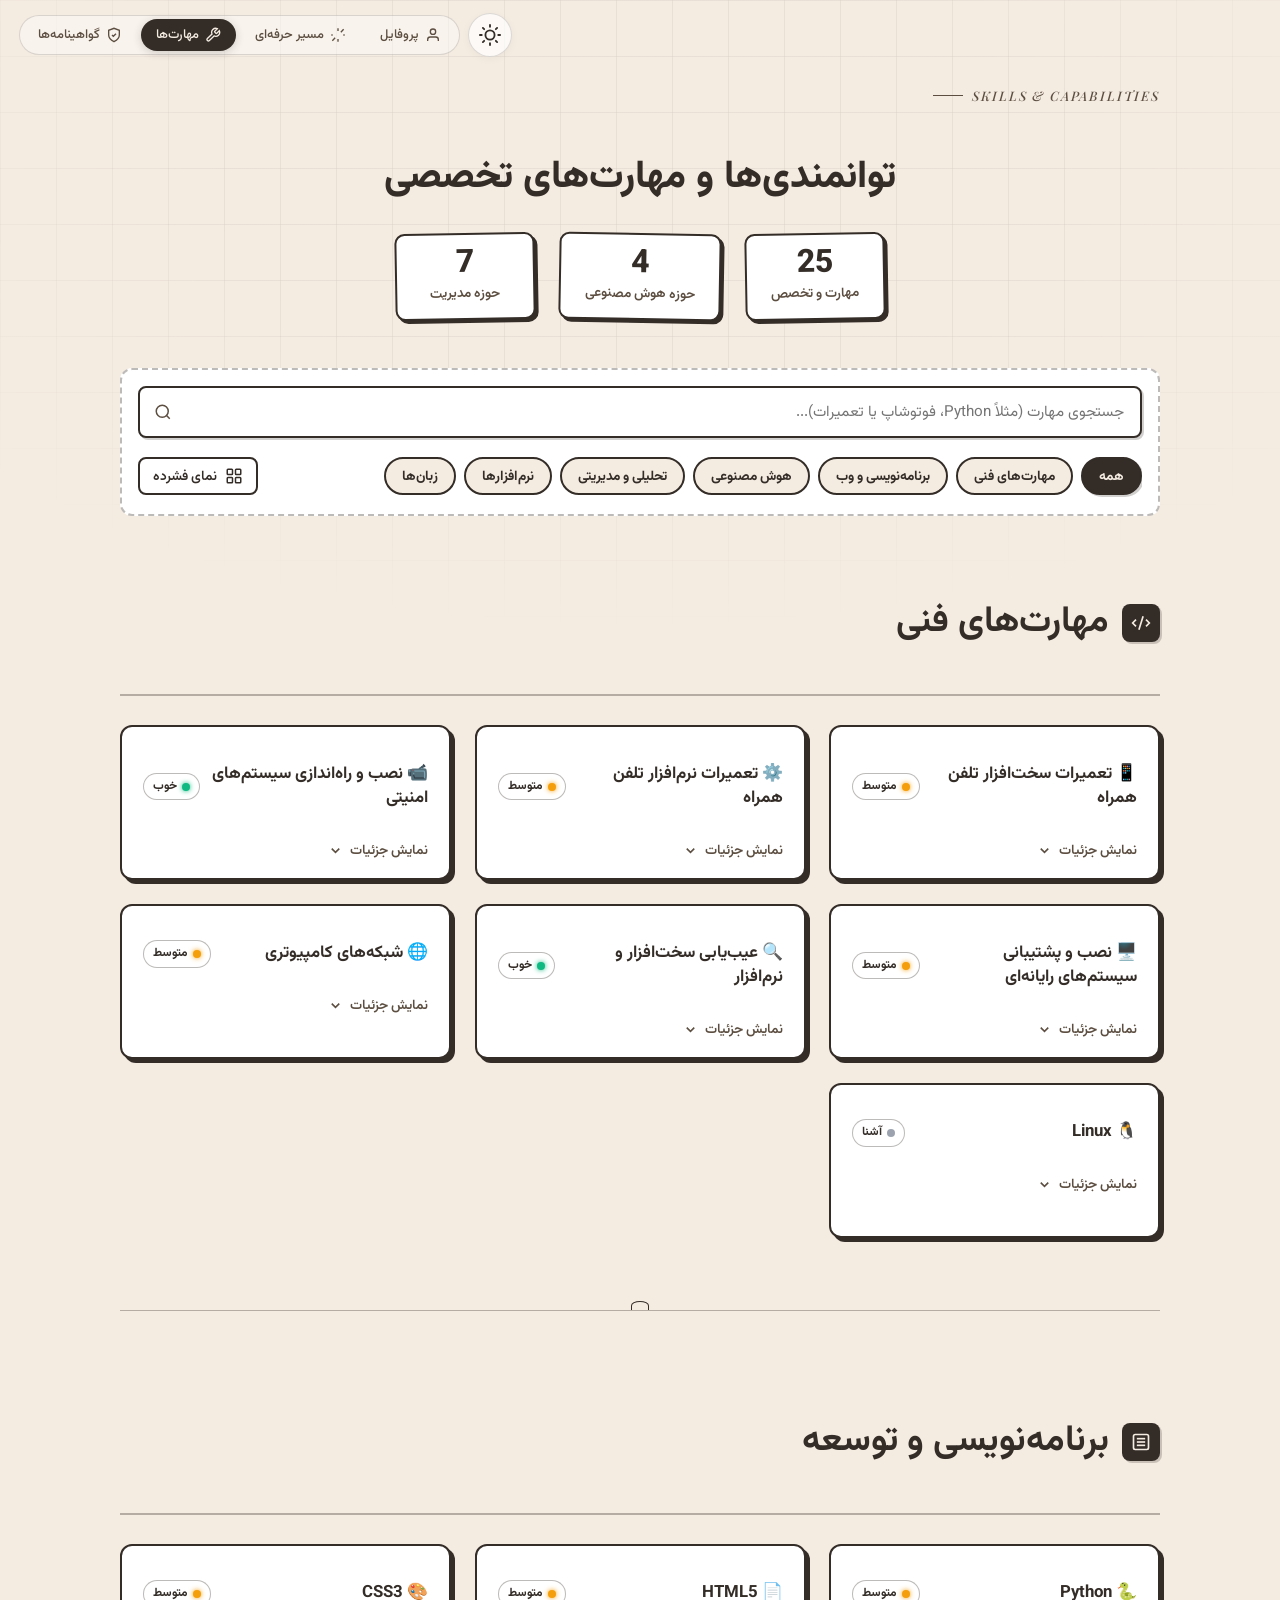
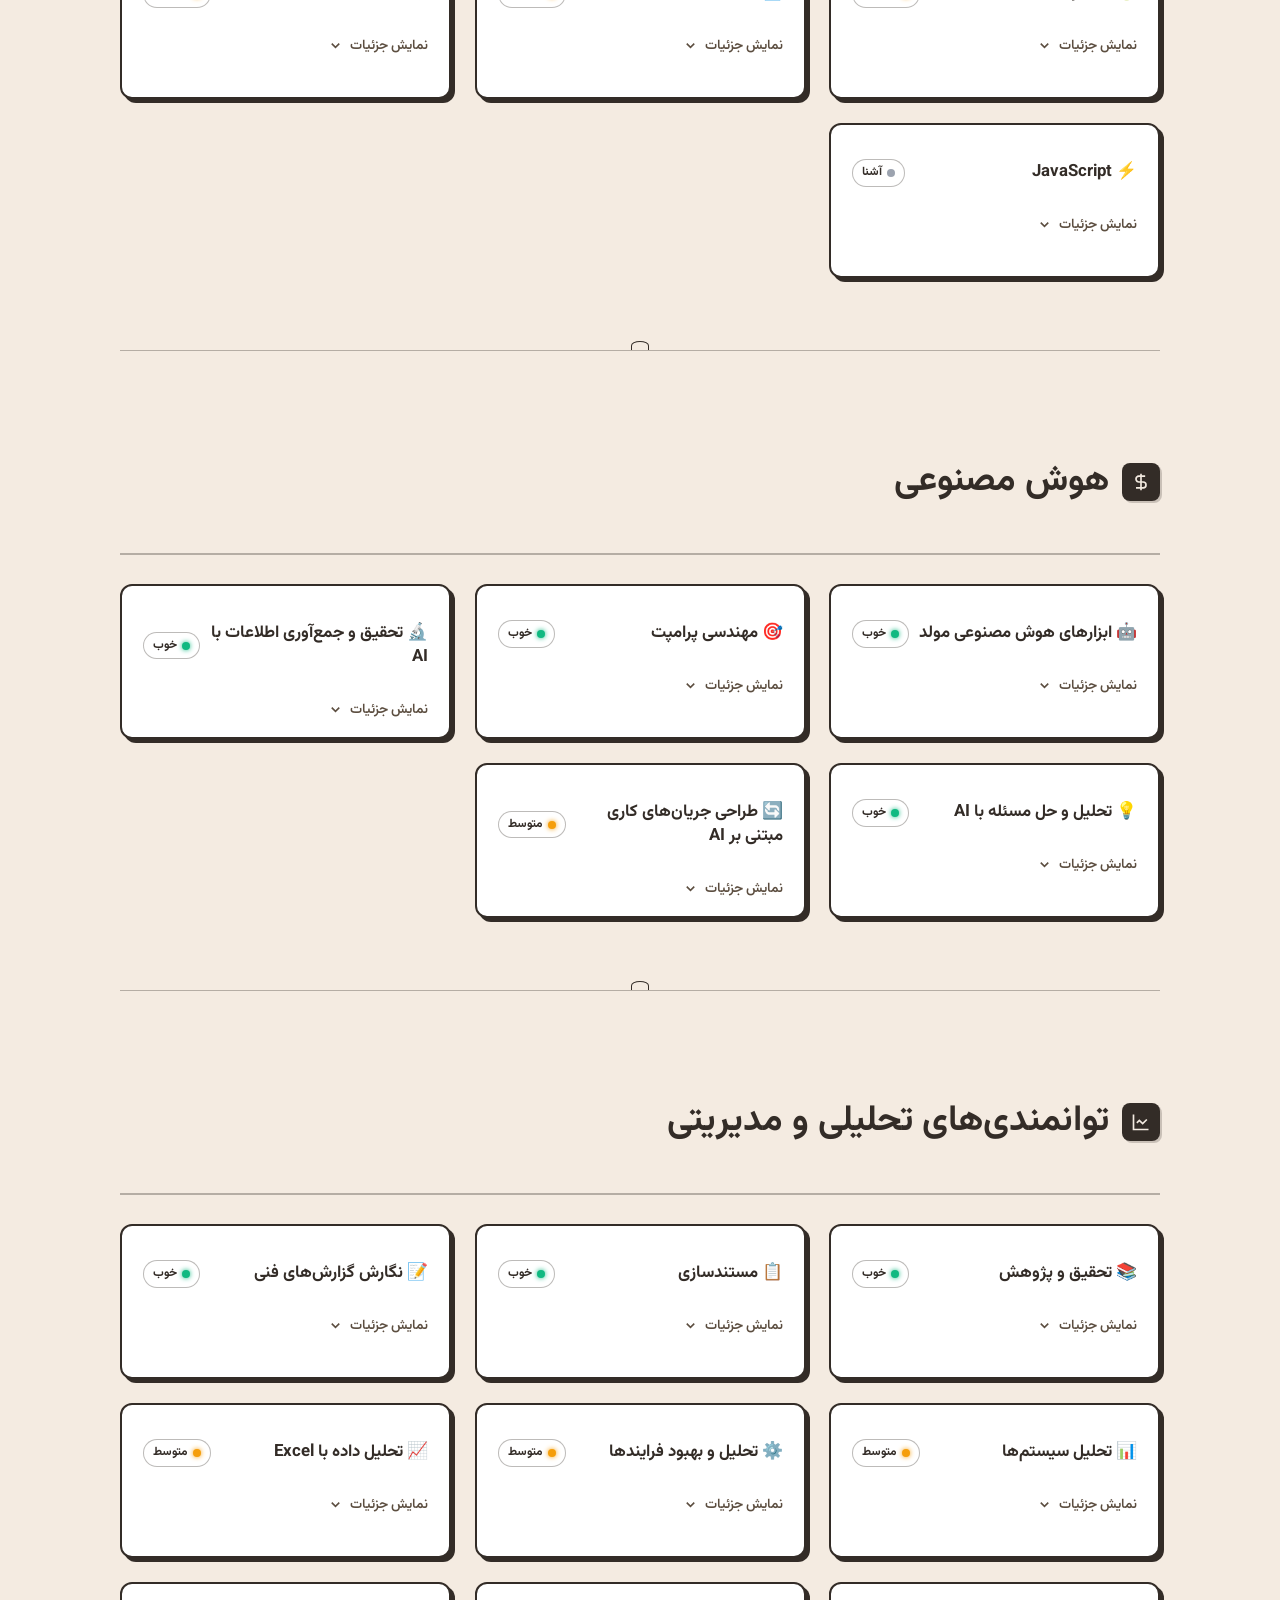
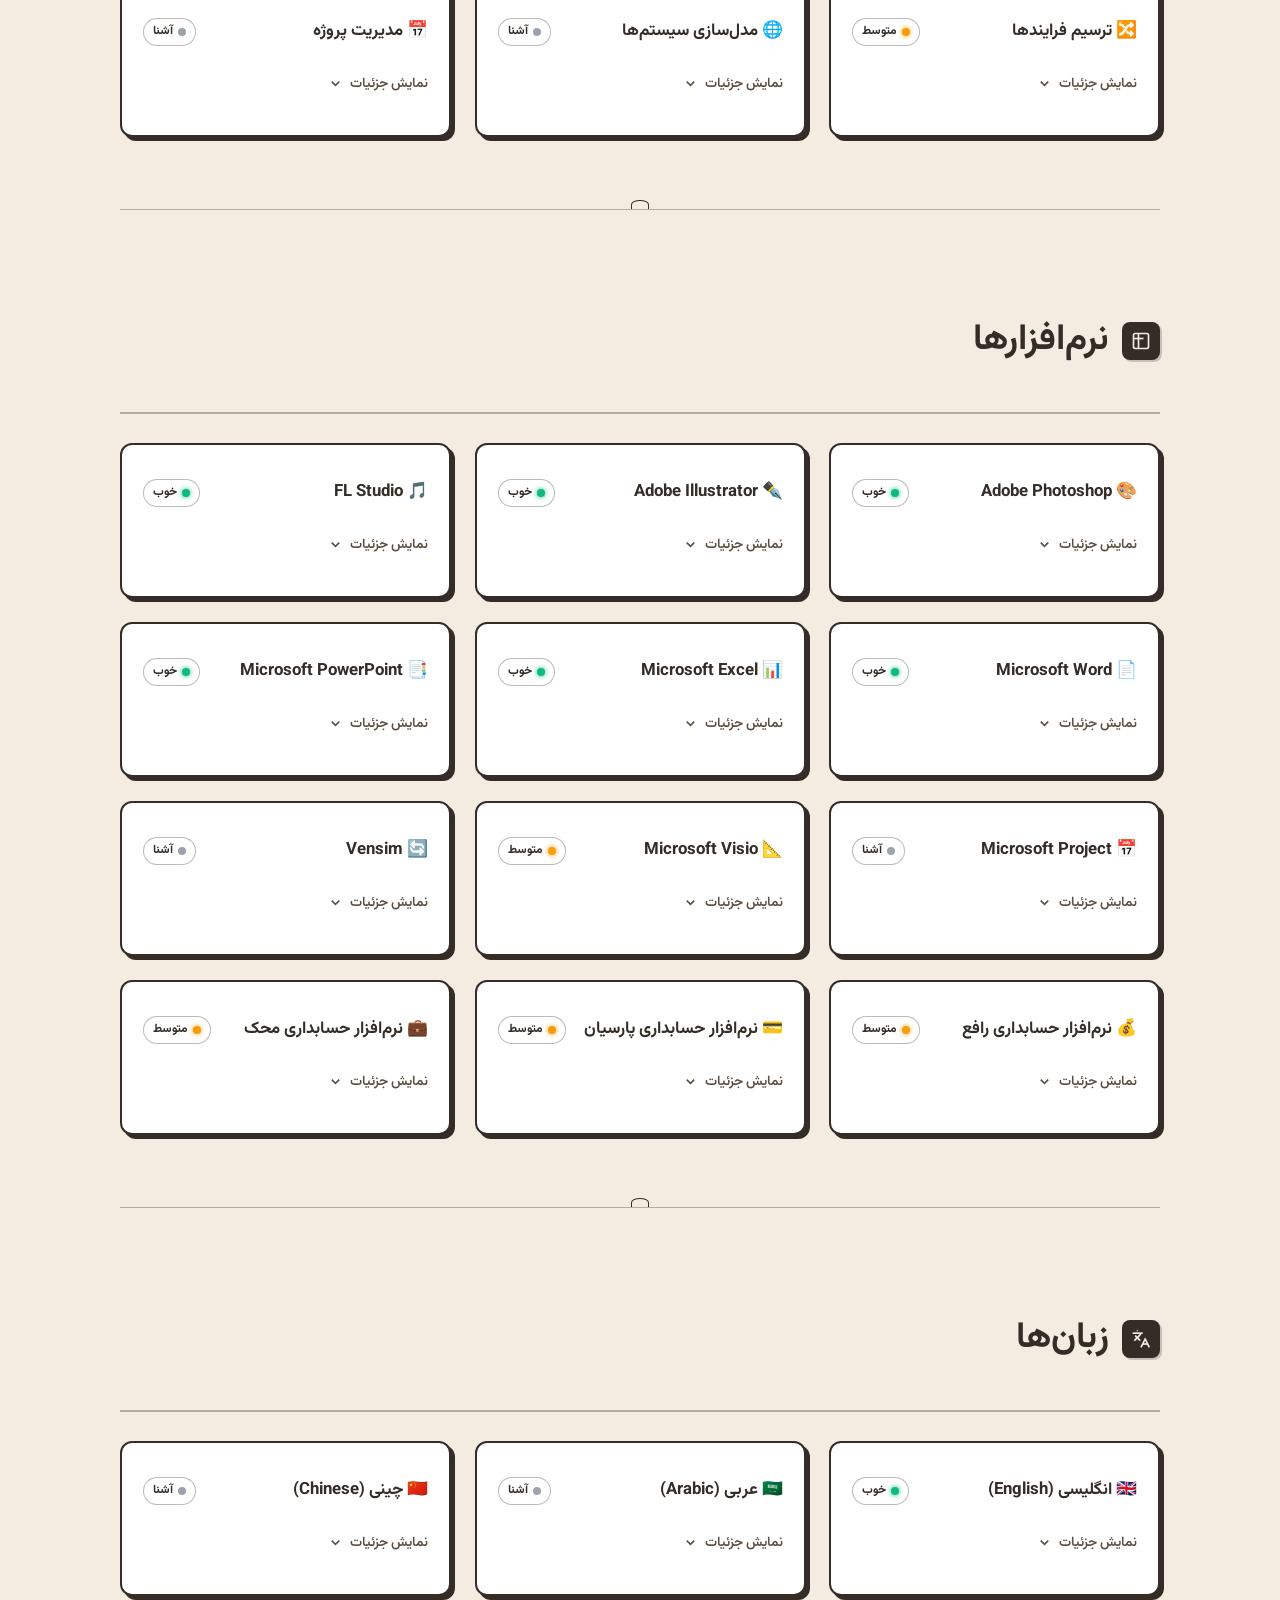
<file: skills.html>
<!DOCTYPE html>
<html lang="fa" dir="rtl">
<head>
    <meta charset="UTF-8">
    <meta name="viewport" content="width=device-width, initial-scale=1.0">
    <script>
        (function(){
            var stored = localStorage.getItem('theme');
            var prefersDark = window.matchMedia('(prefers-color-scheme: dark)').matches;
            var theme = stored || (prefersDark ? 'dark' : 'light');
            document.documentElement.setAttribute('data-theme', theme);
        })();
    </script>
    <title data-i18n="skills_title_meta">توانمندی‌ها و مهارت‌های تخصصی</title>
    <meta name="description" data-i18n="skills_desc_meta" content="لیست کامل مهارت‌ها، ابزارها و توانمندی‌های فنی، هوش مصنوعی، مدیریتی و نرم‌افزاری">
    <meta name="theme-color" content="#F4EBE1">
    <meta property="og:title" data-i18n="skills_og_title" content="توانمندی‌ها و مهارت‌های تخصصی">
    <meta property="og:description" data-i18n="skills_og_desc" content="لیست کامل مهارت‌ها، ابزارها و توانمندی‌های فنی، هوش مصنوعی، مدیریتی و نرم‌افزاری">
    <meta property="og:type" content="website">
<link rel="icon" href="data:image/svg+xml,%3Csvg xmlns='http://www.w3.org/2000/svg' viewBox='0 0 100 100'%3E%3Cdefs%3E%3CclipPath id='clip'%3E%3Crect x='5' y='5' width='90' height='90' rx='20'/%3E%3C/clipPath%3E%3ClinearGradient id='grad' x1='0' y1='0' x2='0' y2='1'%3E%3Cstop offset='0%25' stop-color='%23000000' stop-opacity='0.35'/%3E%3Cstop offset='100%25' stop-color='%23000000' stop-opacity='1'/%3E%3C/linearGradient%3E%3C/defs%3E%3Crect x='5' y='5' width='90' height='90' rx='20' fill='%23F0E6D3'/%3E%3Cg clip-path='url(%23clip)'%3E%3Cpolygon points='54,-20 0,110 20,110 58,-18' fill='url(%23grad)'/%3E%3Cpolygon points='66,-20 100,110 80,110 62,-18' fill='url(%23grad)'/%3E%3Cpolygon points='0,100 100,100 100,120 0,120' fill='%23000000'/%3E%3Cpolygon points='58,45 30,100 70,100' fill='%23000000' opacity='0.35'/%3E%3C/g%3E%3C/svg%3E">
    <link rel="preconnect" href="https://fonts.googleapis.com">
    <link rel="preconnect" href="https://fonts.gstatic.com" crossorigin>
    <link href="https://fonts.googleapis.com/css2?family=Vazirmatn:wght@300;400;500;600;700;800&family=Playfair+Display:ital,wght@0,500;0,700;1,700&display=swap" rel="stylesheet">
    <link rel="stylesheet" href="style.css">
</head>
<body class="page-skills">

    <div class="grid-overlay" aria-hidden="true"></div>

    <!-- ========== HEADER با دکمه تم و ناوبری ========== -->
    <header class="site-header" role="banner" data-reveal="load" style="--delay:0">
        <div class="header-inner">
            <button id="themeToggle" class="theme-switch" aria-label="تغییر حالت نمایش" aria-pressed="false">
                <!-- خورشید (حالت روز) -->
                <svg class="theme-icon" width="20" height="20" viewBox="0 0 24 24" fill="none" stroke="currentColor" stroke-width="2" stroke-linecap="round" stroke-linejoin="round">
                    <circle cx="12" cy="12" r="5"/>
                    <line x1="12" y1="1" x2="12" y2="3"/>
                    <line x1="12" y1="21" x2="12" y2="23"/>
                    <line x1="4.22" y1="4.22" x2="5.64" y2="5.64"/>
                    <line x1="18.36" y1="18.36" x2="19.78" y2="19.78"/>
                    <line x1="1" y1="12" x2="3" y2="12"/>
                    <line x1="21" y1="12" x2="23" y2="12"/>
                    <line x1="4.22" y1="19.78" x2="5.64" y2="18.36"/>
                    <line x1="18.36" y1="5.64" x2="19.78" y2="4.22"/>
                </svg>
                <!-- ماه (حالت شب) - در ابتدا مخفی -->
                <svg class="theme-icon moon" width="20" height="20" viewBox="0 0 24 24" fill="none" stroke="currentColor" stroke-width="2" stroke-linecap="round" stroke-linejoin="round" style="display:none;">
                    <path d="M21 12.79A9 9 0 1 1 11.21 3 7 7 0 0 0 21 12.79z"/>
                </svg>
                <span class="theme-label" data-i18n="switch_to_dark">حالت شب</span>
            </button>

            <!-- ناوبری پیل (دسکتاپ) -->
            <nav class="nav-pills" aria-label="ناوبری اصلی">
                <a href="index.html" class="nav-pill" data-page="profile">
                    <svg width="18" height="18" viewBox="0 0 24 24" fill="none" stroke="currentColor" stroke-width="2"><path d="M20 21v-2a4 4 0 0 0-4-4H8a4 4 0 0 0-4 4v2"/><circle cx="12" cy="7" r="4"/></svg>
                    <span data-i18n="nav_profile">پروفایل</span>
                </a>
                <a href="career.html" class="nav-pill" data-page="career">
                    <svg width="18" height="18" viewBox="0 0 24 24" fill="none" stroke="currentColor" stroke-width="2"><path d="M12 2v4M12 22v-4M4 12H2M22 12h-2M19.07 4.93l-2.83 2.83M6.34 17.66l-2.83 2.83M17.66 6.34l2.83-2.83M4.93 19.07l2.83-2.83"/></svg>
                    <span data-i18n="nav_career">مسیر حرفه‌ای</span>
                </a>
                <a href="skills.html" class="nav-pill active" data-page="skills">
                    <svg width="18" height="18" viewBox="0 0 24 24" fill="none" stroke="currentColor" stroke-width="2"><path d="M14.7 6.3a1 1 0 0 0 0 1.4l1.6 1.6a1 1 0 0 0 1.4 0l3.77-3.77a6 6 0 0 1-7.94 7.94l-6.91 6.91a2.12 2.12 0 0 1-3-3l6.91-6.91a6 6 0 0 1 7.94-7.94l-3.76 3.76z"/></svg>
                    <span data-i18n="nav_skills">مهارت‌ها</span>
                </a>
                <a href="certificates.html" class="nav-pill" data-page="certificates">
                    <svg width="18" height="18" viewBox="0 0 24 24" fill="none" stroke="currentColor" stroke-width="2"><path d="M12 22s8-4 8-10V5l-8-3-8 3v7c0 6 8 10 8 10z"/><polyline points="9 12 11 14 15 10"/></svg>
                    <span data-i18n="nav_certs">گواهینامه‌ها</span>
                </a>
            </nav>
        </div>
    </header>

    <main class="page">
        <!-- محتوای مهارت‌ها -->
        <header class="page-header" data-reveal>
            <p class="eyebrow" data-i18n="skills_eyebrow">Skills & Capabilities</p>
            <h1 class="page-title" data-i18n="skills_title">توانمندی‌ها و مهارت‌های تخصصی</h1>
            <div class="stats-dashboard">
                <div class="stat-box"><span class="stat-num" data-target="32">0</span><span class="stat-label" data-i18n="stats_skills">مهارت و تخصص</span></div>
                <div class="stat-box"><span class="stat-num" data-target="5">0</span><span class="stat-label" data-i18n="stats_ai">حوزه هوش مصنوعی</span></div>
                <div class="stat-box"><span class="stat-num" data-target="9">0</span><span class="stat-label" data-i18n="stats_management">حوزه مدیریت</span></div>
            </div>
        </header>

        <div class="toolbar" data-reveal>
            <div class="search-wrapper">
                <svg class="search-icon" viewBox="0 0 24 24" fill="none" stroke="currentColor" stroke-width="2"><circle cx="11" cy="11" r="8"/><path d="m21 21-4.3-4.3"/></svg>
                <input type="text" id="searchInput" data-i18n-placeholder="search_placeholder" placeholder="جستجوی مهارت (مثلاً Python، فوتوشاپ یا تعمیرات)...">
            </div>
            <div class="filters">
                <button class="filter-btn active" data-filter="all" data-i18n="filter_all" role="button" aria-pressed="true">همه</button>
                <button class="filter-btn" data-filter="hardware" data-i18n="filter_hardware" role="button" aria-pressed="false">مهارت‌های فنی</button>
                <button class="filter-btn" data-filter="dev" data-i18n="filter_dev" role="button" aria-pressed="false">برنامه‌نویسی و وب</button>
                <button class="filter-btn" data-filter="ai" data-i18n="filter_ai" role="button" aria-pressed="false">هوش مصنوعی</button>
                <button class="filter-btn" data-filter="manage" data-i18n="filter_manage" role="button" aria-pressed="false">تحلیلی و مدیریتی</button>
                <button class="filter-btn" data-filter="software" data-i18n="filter_software" role="button" aria-pressed="false">نرم‌افزارها</button>
                <button class="filter-btn" data-filter="lang" data-i18n="filter_lang" role="button" aria-pressed="false">زبان‌ها</button>
            </div>
            <button class="view-toggle" id="viewToggleBtn">
                <svg width="18" height="18" viewBox="0 0 24 24" fill="none" stroke="currentColor" stroke-width="2"><rect width="7" height="7" x="3" y="3" rx="1"/><rect width="7" height="7" x="14" y="3" rx="1"/><rect width="7" height="7" x="14" y="14" rx="1"/><rect width="7" height="7" x="3" y="14" rx="1"/></svg>
                <span id="viewToggleText" data-i18n="view_compact">نمای فشرده</span>
            </button>
        </div>

        <!-- بخش‌های مهارت -->
        <section class="skills-section" data-reveal id="sec-hardware">
            <div class="section-title">
                <div class="section-icon"><svg width="20" height="20" viewBox="0 0 24 24" fill="none" stroke="currentColor" stroke-width="2"><path d="m18 16 4-4-4-4"/><path d="m6 8-4 4 4 4"/><path d="m14.5 4-5 16"/></svg></div>
                <h2 data-i18n="section_hardware">مهارت‌های فنی</h2>
            </div>
            <div class="skills-grid">
                <!-- کارت‌ها -->
                <div class="skill-card" data-cat="hardware" data-id="hw-mobile">
                    <div class="card-header"><div class="card-title-row"><h3 class="skill-name" data-i18n="skill_hw_mobile">📱 تعمیرات سخت‌افزار تلفن همراه</h3><span class="badge mid" data-i18n="badge_mid">متوسط</span></div><div class="toggle-btn"><span data-i18n="show_details">نمایش جزئیات</span> <svg width="15" height="15" viewBox="0 0 24 24" fill="none" stroke="currentColor" stroke-width="2.5"><path d="m6 9 6 6 6-6"/></svg></div></div>
                    <div class="card-body-wrapper"><div class="card-body-inner"><div class="card-body-content"><p class="skill-desc" data-i18n="desc_hw_mobile">عیب‌یابی، تعمیر و تعویض قطعات سخت‌افزاری تلفن همراه و آشنایی با تعمیرات برد، میکروسولد و ریبال.</p><div class="progress-ruler-wrapper"><div class="progress-label-row"><span data-i18n="proficiency_label">میزان تسلط</span><span>۴۵٪</span></div><div class="progress-ruler"><div class="progress-fill" data-width="45%"></div></div></div></div></div></div>
                </div>

                <div class="skill-card" data-cat="hardware" data-id="sw-mobile">
                    <div class="card-header"><div class="card-title-row"><h3 class="skill-name" data-i18n="skill_sw_mobile">⚙️ تعمیرات نرم‌افزار تلفن همراه</h3><span class="badge mid" data-i18n="badge_mid">متوسط</span></div><div class="toggle-btn"><span data-i18n="show_details">نمایش جزئیات</span> <svg width="15" height="15" viewBox="0 0 24 24" fill="none" stroke="currentColor" stroke-width="2.5"><path d="m6 9 6 6 6-6"/></svg></div></div>
                    <div class="card-body-wrapper"><div class="card-body-inner"><div class="card-body-content"><p class="skill-desc" data-i18n="desc_sw_mobile">فلش، آنلاک، حذف FRP، روت، بازیابی اطلاعات، دانگرید و رفع مشکلات نرم‌افزاری انواع تلفن همراه.</p><div class="progress-ruler-wrapper"><div class="progress-label-row"><span data-i18n="proficiency_label">میزان تسلط</span><span>۴۵٪</span></div><div class="progress-ruler"><div class="progress-fill" data-width="45%"></div></div></div></div></div></div>
                </div>

                <div class="skill-card" data-cat="hardware" data-id="security-sys">
                    <div class="card-header"><div class="card-title-row"><h3 class="skill-name" data-i18n="skill_security_sys">📹 نصب و راه‌اندازی سیستم‌های امنیتی</h3><span class="badge good" data-i18n="badge_good">خوب</span></div><div class="toggle-btn"><span data-i18n="show_details">نمایش جزئیات</span> <svg width="15" height="15" viewBox="0 0 24 24" fill="none" stroke="currentColor" stroke-width="2.5"><path d="m6 9 6 6 6-6"/></svg></div></div>
                    <div class="card-body-wrapper"><div class="card-body-inner"><div class="card-body-content"><p class="skill-desc" data-i18n="desc_security_sys">نصب، راه‌اندازی و پیکربندی دوربین‌های مداربسته، DVR/NVR، سیستم‌های دزدگیر و کنترل تردد.</p><div class="progress-ruler-wrapper"><div class="progress-label-row"><span data-i18n="proficiency_label">میزان تسلط</span><span>۶۵٪</span></div><div class="progress-ruler"><div class="progress-fill" data-width="65%"></div></div></div></div></div></div>
                </div>

                <div class="skill-card" data-cat="hardware" data-id="pc-setup">
                    <div class="card-header"><div class="card-title-row"><h3 class="skill-name" data-i18n="skill_pc_setup">🖥️ نصب و پشتیبانی سیستم‌های رایانه‌ای</h3><span class="badge mid" data-i18n="badge_mid">متوسط</span></div><div class="toggle-btn"><span data-i18n="show_details">نمایش جزئیات</span> <svg width="15" height="15" viewBox="0 0 24 24" fill="none" stroke="currentColor" stroke-width="2.5"><path d="m6 9 6 6 6-6"/></svg></div></div>
                    <div class="card-body-wrapper"><div class="card-body-inner"><div class="card-body-content"><p class="skill-desc" data-i18n="desc_pc_setup">نصب سیستم‌عامل، نرم‌افزارهای کاربردی، درایورها و ارائه خدمات پشتیبانی و رفع اشکال رایانه‌های شخصی.</p><div class="progress-ruler-wrapper"><div class="progress-label-row"><span data-i18n="proficiency_label">میزان تسلط</span><span>۴۰٪</span></div><div class="progress-ruler"><div class="progress-fill" data-width="40%"></div></div></div></div></div></div>
                </div>

                <div class="skill-card" data-cat="hardware" data-id="troubleshoot">
                    <div class="card-header"><div class="card-title-row"><h3 class="skill-name" data-i18n="skill_troubleshoot">🔍 عیب‌یابی سخت‌افزار و نرم‌افزار</h3><span class="badge good" data-i18n="badge_good">خوب</span></div><div class="toggle-btn"><span data-i18n="show_details">نمایش جزئیات</span> <svg width="15" height="15" viewBox="0 0 24 24" fill="none" stroke="currentColor" stroke-width="2.5"><path d="m6 9 6 6 6-6"/></svg></div></div>
                    <div class="card-body-wrapper"><div class="card-body-inner"><div class="card-body-content"><p class="skill-desc" data-i18n="desc_troubleshoot">شناسایی و رفع مشکلات سخت‌افزاری و نرم‌افزاری تجهیزات رایانه‌ای و تلفن همراه.</p><div class="progress-ruler-wrapper"><div class="progress-label-row"><span data-i18n="proficiency_label">میزان تسلط</span><span>۶۰٪</span></div><div class="progress-ruler"><div class="progress-fill" data-width="60%"></div></div></div></div></div></div>
                </div>

                <div class="skill-card" data-cat="hardware" data-id="networks">
                    <div class="card-header"><div class="card-title-row"><h3 class="skill-name" data-i18n="skill_networks">🌐 شبکه‌های کامپیوتری</h3><span class="badge mid" data-i18n="badge_mid">متوسط</span></div><div class="toggle-btn"><span data-i18n="show_details">نمایش جزئیات</span> <svg width="15" height="15" viewBox="0 0 24 24" fill="none" stroke="currentColor" stroke-width="2.5"><path d="m6 9 6 6 6-6"/></svg></div></div>
                    <div class="card-body-wrapper"><div class="card-body-inner"><div class="card-body-content"><p class="skill-desc" data-i18n="desc_networks">راه‌اندازی و پیکربندی اولیه شبکه‌های کوچک و آشنایی با مفاهیم پایه شبکه.</p><div class="progress-ruler-wrapper"><div class="progress-label-row"><span data-i18n="proficiency_label">میزان تسلط</span><span>۴۵٪</span></div><div class="progress-ruler"><div class="progress-fill" data-width="45%"></div></div></div></div></div></div>
                </div>

                <div class="skill-card" data-cat="hardware" data-id="linux">
                    <div class="card-header"><div class="card-title-row"><h3 class="skill-name" data-i18n="skill_linux">🐧 Linux</h3><span class="badge basic" data-i18n="badge_basic">آشنا</span></div><div class="toggle-btn"><span data-i18n="show_details">نمایش جزئیات</span> <svg width="15" height="15" viewBox="0 0 24 24" fill="none" stroke="currentColor" stroke-width="2.5"><path d="m6 9 6 6 6-6"/></svg></div></div>
                    <div class="card-body-wrapper"><div class="card-body-inner"><div class="card-body-content"><p class="skill-desc" data-i18n="desc_linux">آشنایی با محیط، ساختار فایل‌ها و دستورات پایه سیستم‌عامل Linux.</p><div class="progress-ruler-wrapper"><div class="progress-label-row"><span data-i18n="proficiency_label">میزان تسلط</span><span>۲۰٪</span></div><div class="progress-ruler"><div class="progress-fill" data-width="20%"></div></div></div></div></div></div>
                </div>
            </div>
        </section>

        <div class="divider" aria-hidden="true" id="div-1"><span class="divider-arch"></span></div>

        <!-- بخش ۲: برنامه‌نویسی و توسعه -->
        <section class="skills-section" data-reveal id="sec-dev">
            <div class="section-title">
                <div class="section-icon"><svg width="20" height="20" viewBox="0 0 24 24" fill="none" stroke="currentColor" stroke-width="2"><rect width="18" height="18" x="3" y="3" rx="2"/><path d="M7 8h10"/><path d="M7 12h10"/><path d="M7 16h10"/></svg></div>
                <h2 data-i18n="section_dev">برنامه‌نویسی و توسعه</h2>
            </div>
            <div class="skills-grid">
                <div class="skill-card" data-cat="dev" data-id="python">
                    <div class="card-header"><div class="card-title-row"><h3 class="skill-name" data-i18n="skill_python">🐍 Python</h3><span class="badge mid" data-i18n="badge_mid">متوسط</span></div><div class="toggle-btn"><span data-i18n="show_details">نمایش جزئیات</span> <svg width="15" height="15" viewBox="0 0 24 24" fill="none" stroke="currentColor" stroke-width="2.5"><path d="m6 9 6 6 6-6"/></svg></div></div>
                    <div class="card-body-wrapper"><div class="card-body-inner"><div class="card-body-content"><p class="skill-desc" data-i18n="desc_python">توسعه اسکریپت‌ها، ربات‌ها، ابزارهای اتوماسیون و پروژه‌های کاربردی با زبان Python.</p><div class="progress-ruler-wrapper"><div class="progress-label-row"><span data-i18n="proficiency_label">میزان تسلط</span><span>۴۵٪</span></div><div class="progress-ruler"><div class="progress-fill" data-width="45%"></div></div></div></div></div></div>
                </div>

                <div class="skill-card" data-cat="dev" data-id="html5">
                    <div class="card-header"><div class="card-title-row"><h3 class="skill-name" data-i18n="skill_html5">📄 HTML5</h3><span class="badge mid" data-i18n="badge_mid">متوسط</span></div><div class="toggle-btn"><span data-i18n="show_details">نمایش جزئیات</span> <svg width="15" height="15" viewBox="0 0 24 24" fill="none" stroke="currentColor" stroke-width="2.5"><path d="m6 9 6 6 6-6"/></svg></div></div>
                    <div class="card-body-wrapper"><div class="card-body-inner"><div class="card-body-content"><p class="skill-desc" data-i18n="desc_html5">طراحی ساختار صفحات وب مطابق استانداردهای HTML5.</p><div class="progress-ruler-wrapper"><div class="progress-label-row"><span data-i18n="proficiency_label">میزان تسلط</span><span>۴۵٪</span></div><div class="progress-ruler"><div class="progress-fill" data-width="45%"></div></div></div></div></div></div>
                </div>

                <div class="skill-card" data-cat="dev" data-id="css3">
                    <div class="card-header"><div class="card-title-row"><h3 class="skill-name" data-i18n="skill_css3">🎨 CSS3</h3><span class="badge mid" data-i18n="badge_mid">متوسط</span></div><div class="toggle-btn"><span data-i18n="show_details">نمایش جزئیات</span> <svg width="15" height="15" viewBox="0 0 24 24" fill="none" stroke="currentColor" stroke-width="2.5"><path d="m6 9 6 6 6-6"/></svg></div></div>
                    <div class="card-body-wrapper"><div class="card-body-inner"><div class="card-body-content"><p class="skill-desc" data-i18n="desc_css3">طراحی و پیاده‌سازی رابط کاربری و قالب‌بندی صفحات وب.</p><div class="progress-ruler-wrapper"><div class="progress-label-row"><span data-i18n="proficiency_label">میزان تسلط</span><span>۴۵٪</span></div><div class="progress-ruler"><div class="progress-fill" data-width="45%"></div></div></div></div></div></div>
                </div>

                <div class="skill-card" data-cat="dev" data-id="js">
                    <div class="card-header"><div class="card-title-row"><h3 class="skill-name" data-i18n="skill_js">⚡ JavaScript</h3><span class="badge basic" data-i18n="badge_basic">آشنا</span></div><div class="toggle-btn"><span data-i18n="show_details">نمایش جزئیات</span> <svg width="15" height="15" viewBox="0 0 24 24" fill="none" stroke="currentColor" stroke-width="2.5"><path d="m6 9 6 6 6-6"/></svg></div></div>
                    <div class="card-body-wrapper"><div class="card-body-inner"><div class="card-body-content"><p class="skill-desc" data-i18n="desc_js">آشنایی با مفاهیم پایه و توسعه تعاملات سمت کاربر در صفحات وب.</p><div class="progress-ruler-wrapper"><div class="progress-label-row"><span data-i18n="proficiency_label">میزان تسلط</span><span>۲۵٪</span></div><div class="progress-ruler"><div class="progress-fill" data-width="25%"></div></div></div></div></div></div>
                </div>
            </div>
        </section>

        <div class="divider" aria-hidden="true" id="div-2"><span class="divider-arch"></span></div>

        <!-- بخش ۳: هوش مصنوعی -->
        <section class="skills-section" data-reveal id="sec-ai">
            <div class="section-title">
                <div class="section-icon"><svg width="20" height="20" viewBox="0 0 24 24" fill="none" stroke="currentColor" stroke-width="2"><path d="M12 2v20"/><path d="M17 5H9.5a3.5 3.5 0 0 0 0 7h5a3.5 3.5 0 0 1 0 7H6"/></svg></div>
                <h2 data-i18n="section_ai">هوش مصنوعی</h2>
            </div>
            <div class="skills-grid">
                <div class="skill-card" data-cat="ai" data-id="ai-generative">
                    <div class="card-header"><div class="card-title-row"><h3 class="skill-name" data-i18n="skill_ai_gen">🤖 ابزارهای هوش مصنوعی مولد</h3><span class="badge good" data-i18n="badge_good">خوب</span></div><div class="toggle-btn"><span data-i18n="show_details">نمایش جزئیات</span> <svg width="15" height="15" viewBox="0 0 24 24" fill="none" stroke="currentColor" stroke-width="2.5"><path d="m6 9 6 6 6-6"/></svg></div></div>
                    <div class="card-body-wrapper"><div class="card-body-inner"><div class="card-body-content"><p class="skill-desc" data-i18n="desc_ai_gen">بهره‌گیری از ابزارهای هوش مصنوعی برای تحقیق، تولید محتوا، تحلیل اطلاعات و افزایش بهره‌وری.</p><div class="progress-ruler-wrapper"><div class="progress-label-row"><span data-i18n="proficiency_label">میزان تسلط</span><span>۶۵٪</span></div><div class="progress-ruler"><div class="progress-fill" data-width="65%"></div></div></div></div></div></div>
                </div>

                <div class="skill-card" data-cat="ai" data-id="prompt-eng">
                    <div class="card-header"><div class="card-title-row"><h3 class="skill-name" data-i18n="skill_prompt_eng">🎯 مهندسی پرامپت</h3><span class="badge good" data-i18n="badge_good">خوب</span></div><div class="toggle-btn"><span data-i18n="show_details">نمایش جزئیات</span> <svg width="15" height="15" viewBox="0 0 24 24" fill="none" stroke="currentColor" stroke-width="2.5"><path d="m6 9 6 6 6-6"/></svg></div></div>
                    <div class="card-body-wrapper"><div class="card-body-inner"><div class="card-body-content"><p class="skill-desc" data-i18n="desc_prompt_eng">طراحی و بهینه‌سازی پرامپت برای مدل‌های زبانی به‌منظور تولید پاسخ‌های دقیق، تحلیل اطلاعات و حل مسائل.</p><div class="progress-ruler-wrapper"><div class="progress-label-row"><span data-i18n="proficiency_label">میزان تسلط</span><span>۶۵٪</span></div><div class="progress-ruler"><div class="progress-fill" data-width="65%"></div></div></div></div></div></div>
                </div>

                <div class="skill-card" data-cat="ai" data-id="ai-research">
                    <div class="card-header"><div class="card-title-row"><h3 class="skill-name" data-i18n="skill_ai_research">🔬 تحقیق و جمع‌آوری اطلاعات با AI</h3><span class="badge good" data-i18n="badge_good">خوب</span></div><div class="toggle-btn"><span data-i18n="show_details">نمایش جزئیات</span> <svg width="15" height="15" viewBox="0 0 24 24" fill="none" stroke="currentColor" stroke-width="2.5"><path d="m6 9 6 6 6-6"/></svg></div></div>
                    <div class="card-body-wrapper"><div class="card-body-inner"><div class="card-body-content"><p class="skill-desc" data-i18n="desc_ai_research">جمع‌آوری، ارزیابی و سازمان‌دهی اطلاعات تخصصی با استفاده از ابزارهای هوش مصنوعی.</p><div class="progress-ruler-wrapper"><div class="progress-label-row"><span data-i18n="proficiency_label">میزان تسلط</span><span>۶۰٪</span></div><div class="progress-ruler"><div class="progress-fill" data-width="60%"></div></div></div></div></div></div>
                </div>

                <div class="skill-card" data-cat="ai" data-id="ai-problem-solving">
                    <div class="card-header"><div class="card-title-row"><h3 class="skill-name" data-i18n="skill_ai_solve">💡 تحلیل و حل مسئله با AI</h3><span class="badge good" data-i18n="badge_good">خوب</span></div><div class="toggle-btn"><span data-i18n="show_details">نمایش جزئیات</span> <svg width="15" height="15" viewBox="0 0 24 24" fill="none" stroke="currentColor" stroke-width="2.5"><path d="m6 9 6 6 6-6"/></svg></div></div>
                    <div class="card-body-wrapper"><div class="card-body-inner"><div class="card-body-content"><p class="skill-desc" data-i18n="desc_ai_solve">استفاده از هوش مصنوعی برای تحلیل مسائل، بررسی راهکارها و تصمیم‌سازی.</p><div class="progress-ruler-wrapper"><div class="progress-label-row"><span data-i18n="proficiency_label">میزان تسلط</span><span>۶۰٪</span></div><div class="progress-ruler"><div class="progress-fill" data-width="60%"></div></div></div></div></div></div>
                </div>

                <div class="skill-card" data-cat="ai" data-id="ai-workflows">
                    <div class="card-header"><div class="card-title-row"><h3 class="skill-name" data-i18n="skill_ai_workflows">🔄 طراحی جریان‌های کاری مبتنی بر AI</h3><span class="badge mid" data-i18n="badge_mid">متوسط</span></div><div class="toggle-btn"><span data-i18n="show_details">نمایش جزئیات</span> <svg width="15" height="15" viewBox="0 0 24 24" fill="none" stroke="currentColor" stroke-width="2.5"><path d="m6 9 6 6 6-6"/></svg></div></div>
                    <div class="card-body-wrapper"><div class="card-body-inner"><div class="card-body-content"><p class="skill-desc" data-i18n="desc_ai_workflows">طراحی و بهینه‌سازی فرایندهای کاری با استفاده از ابزارهای هوش مصنوعی و اتوماسیون.</p><div class="progress-ruler-wrapper"><div class="progress-label-row"><span data-i18n="proficiency_label">میزان تسلط</span><span>۴۵٪</span></div><div class="progress-ruler"><div class="progress-fill" data-width="45%"></div></div></div></div></div></div>
                </div>
            </div>
        </section>

        <div class="divider" aria-hidden="true" id="div-3"><span class="divider-arch"></span></div>

        <!-- بخش ۴: توانمندی‌های تحلیلی و مدیریتی -->
        <section class="skills-section" data-reveal id="sec-manage">
            <div class="section-title">
                <div class="section-icon"><svg width="20" height="20" viewBox="0 0 24 24" fill="none" stroke="currentColor" stroke-width="2"><path d="M3 3v18h18"/><path d="m19 9-5 5-4-4-3 3"/></svg></div>
                <h2 data-i18n="section_manage">توانمندی‌های تحلیلی و مدیریتی</h2>
            </div>
            <div class="skills-grid">
                <div class="skill-card" data-cat="manage" data-id="research-dev">
                    <div class="card-header"><div class="card-title-row"><h3 class="skill-name" data-i18n="skill_research_dev">📚 تحقیق و پژوهش</h3><span class="badge good" data-i18n="badge_good">خوب</span></div><div class="toggle-btn"><span data-i18n="show_details">نمایش جزئیات</span> <svg width="15" height="15" viewBox="0 0 24 24" fill="none" stroke="currentColor" stroke-width="2.5"><path d="m6 9 6 6 6-6"/></svg></div></div>
                    <div class="card-body-wrapper"><div class="card-body-inner"><div class="card-body-content"><p class="skill-desc" data-i18n="desc_research_dev">جمع‌آوری، تحلیل و ارزیابی منابع برای تدوین گزارش‌ها و پروژه‌های پژوهشی.</p><div class="progress-ruler-wrapper"><div class="progress-label-row"><span data-i18n="proficiency_label">میزان تسلط</span><span>۶۵٪</span></div><div class="progress-ruler"><div class="progress-fill" data-width="65%"></div></div></div></div></div></div>
                </div>

                <div class="skill-card" data-cat="manage" data-id="doc">
                    <div class="card-header"><div class="card-title-row"><h3 class="skill-name" data-i18n="skill_doc">📋 مستندسازی</h3><span class="badge good" data-i18n="badge_good">خوب</span></div><div class="toggle-btn"><span data-i18n="show_details">نمایش جزئیات</span> <svg width="15" height="15" viewBox="0 0 24 24" fill="none" stroke="currentColor" stroke-width="2.5"><path d="m6 9 6 6 6-6"/></svg></div></div>
                    <div class="card-body-wrapper"><div class="card-body-inner"><div class="card-body-content"><p class="skill-desc" data-i18n="desc_doc">تهیه مستندات فنی، آموزشی و اجرایی برای پروژه‌ها و فرایندها.</p><div class="progress-ruler-wrapper"><div class="progress-label-row"><span data-i18n="proficiency_label">میزان تسلط</span><span>۶۵٪</span></div><div class="progress-ruler"><div class="progress-fill" data-width="65%"></div></div></div></div></div></div>
                </div>

                <div class="skill-card" data-cat="manage" data-id="tech-report">
                    <div class="card-header"><div class="card-title-row"><h3 class="skill-name" data-i18n="skill_tech_report">📝 نگارش گزارش‌های فنی</h3><span class="badge good" data-i18n="badge_good">خوب</span></div><div class="toggle-btn"><span data-i18n="show_details">نمایش جزئیات</span> <svg width="15" height="15" viewBox="0 0 24 24" fill="none" stroke="currentColor" stroke-width="2.5"><path d="m6 9 6 6 6-6"/></svg></div></div>
                    <div class="card-body-wrapper"><div class="card-body-inner"><div class="card-body-content"><p class="skill-desc" data-i18n="desc_tech_report">تنظیم گزارش‌های ساختاریافته و مستند با رویکرد فنی و تحلیلی.</p><div class="progress-ruler-wrapper"><div class="progress-label-row"><span data-i18n="proficiency_label">میزان تسلط</span><span>۶۰٪</span></div><div class="progress-ruler"><div class="progress-fill" data-width="60%"></div></div></div></div></div></div>
                </div>

                <div class="skill-card" data-cat="manage" data-id="sys-analysis">
                    <div class="card-header"><div class="card-title-row"><h3 class="skill-name" data-i18n="skill_sys_analysis">📊 تحلیل سیستم‌ها</h3><span class="badge mid" data-i18n="badge_mid">متوسط</span></div><div class="toggle-btn"><span data-i18n="show_details">نمایش جزئیات</span> <svg width="15" height="15" viewBox="0 0 24 24" fill="none" stroke="currentColor" stroke-width="2.5"><path d="m6 9 6 6 6-6"/></svg></div></div>
                    <div class="card-body-wrapper"><div class="card-body-inner"><div class="card-body-content"><p class="skill-desc" data-i18n="desc_sys_analysis">بررسی نیازها، تحلیل ساختار سیستم‌ها و ارائه راهکارهای بهبود.</p><div class="progress-ruler-wrapper"><div class="progress-label-row"><span data-i18n="proficiency_label">میزان تسلط</span><span>۴۵٪</span></div><div class="progress-ruler"><div class="progress-fill" data-width="45%"></div></div></div></div></div></div>
                </div>

                <div class="skill-card" data-cat="manage" data-id="process-improvement">
                    <div class="card-header"><div class="card-title-row"><h3 class="skill-name" data-i18n="skill_process_improve">⚙️ تحلیل و بهبود فرایندها</h3><span class="badge mid" data-i18n="badge_mid">متوسط</span></div><div class="toggle-btn"><span data-i18n="show_details">نمایش جزئیات</span> <svg width="15" height="15" viewBox="0 0 24 24" fill="none" stroke="currentColor" stroke-width="2.5"><path d="m6 9 6 6 6-6"/></svg></div></div>
                    <div class="card-body-wrapper"><div class="card-body-inner"><div class="card-body-content"><p class="skill-desc" data-i18n="desc_process_improve">شناسایی گلوگاه‌ها و ارائه پیشنهاد برای افزایش بهره‌وری و بهینه‌سازی فرایندها.</p><div class="progress-ruler-wrapper"><div class="progress-label-row"><span data-i18n="proficiency_label">میزان تسلط</span><span>۴۰٪</span></div><div class="progress-ruler"><div class="progress-fill" data-width="40%"></div></div></div></div></div></div>
                </div>

                <div class="skill-card" data-cat="manage" data-id="excel-data">
                    <div class="card-header"><div class="card-title-row"><h3 class="skill-name" data-i18n="skill_excel_data">📈 تحلیل داده با Excel</h3><span class="badge mid" data-i18n="badge_mid">متوسط</span></div><div class="toggle-btn"><span data-i18n="show_details">نمایش جزئیات</span> <svg width="15" height="15" viewBox="0 0 24 24" fill="none" stroke="currentColor" stroke-width="2.5"><path d="m6 9 6 6 6-6"/></svg></div></div>
                    <div class="card-body-wrapper"><div class="card-body-inner"><div class="card-body-content"><p class="skill-desc" data-i18n="desc_excel_data">سازمان‌دهی، تحلیل و گزارش‌دهی داده‌ها با استفاده از قابلیت‌های Microsoft Excel.</p><div class="progress-ruler-wrapper"><div class="progress-label-row"><span data-i18n="proficiency_label">میزان تسلط</span><span>۴۵٪</span></div><div class="progress-ruler"><div class="progress-fill" data-width="45%"></div></div></div></div></div></div>
                </div>

                <div class="skill-card" data-cat="manage" data-id="process-mapping">
                    <div class="card-header"><div class="card-title-row"><h3 class="skill-name" data-i18n="skill_process_mapping">🔀 ترسیم فرایندها</h3><span class="badge mid" data-i18n="badge_mid">متوسط</span></div><div class="toggle-btn"><span data-i18n="show_details">نمایش جزئیات</span> <svg width="15" height="15" viewBox="0 0 24 24" fill="none" stroke="currentColor" stroke-width="2.5"><path d="m6 9 6 6 6-6"/></svg></div></div>
                    <div class="card-body-wrapper"><div class="card-body-inner"><div class="card-body-content"><p class="skill-desc" data-i18n="desc_process_mapping">طراحی و مستندسازی فرایندهای کاری با نمودارهای استاندارد.</p><div class="progress-ruler-wrapper"><div class="progress-label-row"><span data-i18n="proficiency_label">میزان تسلط</span><span>۴۰٪</span></div><div class="progress-ruler"><div class="progress-fill" data-width="40%"></div></div></div></div></div></div>
                </div>

                <div class="skill-card" data-cat="manage" data-id="system-modeling">
                    <div class="card-header"><div class="card-title-row"><h3 class="skill-name" data-i18n="skill_system_modeling">🌐 مدل‌سازی سیستم‌ها</h3><span class="badge basic" data-i18n="badge_basic">آشنا</span></div><div class="toggle-btn"><span data-i18n="show_details">نمایش جزئیات</span> <svg width="15" height="15" viewBox="0 0 24 24" fill="none" stroke="currentColor" stroke-width="2.5"><path d="m6 9 6 6 6-6"/></svg></div></div>
                    <div class="card-body-wrapper"><div class="card-body-inner"><div class="card-body-content"><p class="skill-desc" data-i18n="desc_system_modeling">آشنایی با مدل‌سازی سیستم‌های پویا و شبیه‌سازی مفاهیم پایه با Vensim.</p><div class="progress-ruler-wrapper"><div class="progress-label-row"><span data-i18n="proficiency_label">میزان تسلط</span><span>۲۰٪</span></div><div class="progress-ruler"><div class="progress-fill" data-width="20%"></div></div></div></div></div></div>
                </div>

                <div class="skill-card" data-cat="manage" data-id="project-mgmt">
                    <div class="card-header"><div class="card-title-row"><h3 class="skill-name" data-i18n="skill_project_mgmt">📅 مدیریت پروژه</h3><span class="badge basic" data-i18n="badge_basic">آشنا</span></div><div class="toggle-btn"><span data-i18n="show_details">نمایش جزئیات</span> <svg width="15" height="15" viewBox="0 0 24 24" fill="none" stroke="currentColor" stroke-width="2.5"><path d="m6 9 6 6 6-6"/></svg></div></div>
                    <div class="card-body-wrapper"><div class="card-body-inner"><div class="card-body-content"><p class="skill-desc" data-i18n="desc_project_mgmt">آشنایی با برنامه‌ریزی، زمان‌بندی و پیگیری فعالیت‌های پروژه.</p><div class="progress-ruler-wrapper"><div class="progress-label-row"><span data-i18n="proficiency_label">میزان تسلط</span><span>۲۰٪</span></div><div class="progress-ruler"><div class="progress-fill" data-width="20%"></div></div></div></div></div></div>
                </div>
            </div>
        </section>

        <div class="divider" aria-hidden="true" id="div-4"><span class="divider-arch"></span></div>

        <!-- بخش ۵: نرم‌افزارها -->
        <section class="skills-section" data-reveal id="sec-software">
            <div class="section-title">
                <div class="section-icon"><svg width="20" height="20" viewBox="0 0 24 24" fill="none" stroke="currentColor" stroke-width="2"><rect width="18" height="18" x="3" y="3" rx="2"/><path d="M9 3v18"/><path d="M15 9H3"/></svg></div>
                <h2 data-i18n="section_software">نرم‌افزارها</h2>
            </div>
            <div class="skills-grid">
                <div class="skill-card" data-cat="software" data-id="photoshop">
                    <div class="card-header"><div class="card-title-row"><h3 class="skill-name" data-i18n="skill_photoshop">🎨 Adobe Photoshop</h3><span class="badge good" data-i18n="badge_good">خوب</span></div><div class="toggle-btn"><span data-i18n="show_details">نمایش جزئیات</span> <svg width="15" height="15" viewBox="0 0 24 24" fill="none" stroke="currentColor" stroke-width="2.5"><path d="m6 9 6 6 6-6"/></svg></div></div>
                    <div class="card-body-wrapper"><div class="card-body-inner"><div class="card-body-content"><p class="skill-desc" data-i18n="desc_photoshop">طراحی و ویرایش پوستر، بنر، کارت ویزیت و سایر محتوای گرافیکی.</p><div class="progress-ruler-wrapper"><div class="progress-label-row"><span data-i18n="proficiency_label">میزان تسلط</span><span>۶۵٪</span></div><div class="progress-ruler"><div class="progress-fill" data-width="65%"></div></div></div></div></div></div>
                </div>

                <div class="skill-card" data-cat="software" data-id="illustrator">
                    <div class="card-header"><div class="card-title-row"><h3 class="skill-name" data-i18n="skill_illustrator">✒️ Adobe Illustrator</h3><span class="badge good" data-i18n="badge_good">خوب</span></div><div class="toggle-btn"><span data-i18n="show_details">نمایش جزئیات</span> <svg width="15" height="15" viewBox="0 0 24 24" fill="none" stroke="currentColor" stroke-width="2.5"><path d="m6 9 6 6 6-6"/></svg></div></div>
                    <div class="card-body-wrapper"><div class="card-body-inner"><div class="card-body-content"><p class="skill-desc" data-i18n="desc_illustrator">طراحی لوگو، المان‌های گرافیکی و آثار برداری.</p><div class="progress-ruler-wrapper"><div class="progress-label-row"><span data-i18n="proficiency_label">میزان تسلط</span><span>۶۰٪</span></div><div class="progress-ruler"><div class="progress-fill" data-width="60%"></div></div></div></div></div></div>
                </div>

                <div class="skill-card" data-cat="software" data-id="flstudio">
                    <div class="card-header"><div class="card-title-row"><h3 class="skill-name" data-i18n="skill_flstudio">🎵 FL Studio</h3><span class="badge good" data-i18n="badge_good">خوب</span></div><div class="toggle-btn"><span data-i18n="show_details">نمایش جزئیات</span> <svg width="15" height="15" viewBox="0 0 24 24" fill="none" stroke="currentColor" stroke-width="2.5"><path d="m6 9 6 6 6-6"/></svg></div></div>
                    <div class="card-body-wrapper"><div class="card-body-inner"><div class="card-body-content"><p class="skill-desc" data-i18n="desc_flstudio">ساخت، تنظیم و ویرایش پروژه‌های صوتی و موسیقی.</p><div class="progress-ruler-wrapper"><div class="progress-label-row"><span data-i18n="proficiency_label">میزان تسلط</span><span>۶۰٪</span></div><div class="progress-ruler"><div class="progress-fill" data-width="60%"></div></div></div></div></div></div>
                </div>

                <div class="skill-card" data-cat="software" data-id="word">
                    <div class="card-header"><div class="card-title-row"><h3 class="skill-name" data-i18n="skill_word">📄 Microsoft Word</h3><span class="badge good" data-i18n="badge_good">خوب</span></div><div class="toggle-btn"><span data-i18n="show_details">نمایش جزئیات</span> <svg width="15" height="15" viewBox="0 0 24 24" fill="none" stroke="currentColor" stroke-width="2.5"><path d="m6 9 6 6 6-6"/></svg></div></div>
                    <div class="card-body-wrapper"><div class="card-body-inner"><div class="card-body-content"><p class="skill-desc" data-i18n="desc_word">تهیه، ویرایش و قالب‌بندی اسناد حرفه‌ای.</p><div class="progress-ruler-wrapper"><div class="progress-label-row"><span data-i18n="proficiency_label">میزان تسلط</span><span>۶۵٪</span></div><div class="progress-ruler"><div class="progress-fill" data-width="65%"></div></div></div></div></div></div>
                </div>

                <div class="skill-card" data-cat="software" data-id="excel">
                    <div class="card-header"><div class="card-title-row"><h3 class="skill-name" data-i18n="skill_excel">📊 Microsoft Excel</h3><span class="badge good" data-i18n="badge_good">خوب</span></div><div class="toggle-btn"><span data-i18n="show_details">نمایش جزئیات</span> <svg width="15" height="15" viewBox="0 0 24 24" fill="none" stroke="currentColor" stroke-width="2.5"><path d="m6 9 6 6 6-6"/></svg></div></div>
                    <div class="card-body-wrapper"><div class="card-body-inner"><div class="card-body-content"><p class="skill-desc" data-i18n="desc_excel">مدیریت، تحلیل و سازمان‌دهی داده‌ها و تهیه گزارش.</p><div class="progress-ruler-wrapper"><div class="progress-label-row"><span data-i18n="proficiency_label">میزان تسلط</span><span>۶۵٪</span></div><div class="progress-ruler"><div class="progress-fill" data-width="65%"></div></div></div></div></div></div>
                </div>

                <div class="skill-card" data-cat="software" data-id="powerpoint">
                    <div class="card-header"><div class="card-title-row"><h3 class="skill-name" data-i18n="skill_powerpoint">📑 Microsoft PowerPoint</h3><span class="badge good" data-i18n="badge_good">خوب</span></div><div class="toggle-btn"><span data-i18n="show_details">نمایش جزئیات</span> <svg width="15" height="15" viewBox="0 0 24 24" fill="none" stroke="currentColor" stroke-width="2.5"><path d="m6 9 6 6 6-6"/></svg></div></div>
                    <div class="card-body-wrapper"><div class="card-body-inner"><div class="card-body-content"><p class="skill-desc" data-i18n="desc_powerpoint">طراحی و ارائه اسلایدهای حرفه‌ای.</p><div class="progress-ruler-wrapper"><div class="progress-label-row"><span data-i18n="proficiency_label">میزان تسلط</span><span>۶۵٪</span></div><div class="progress-ruler"><div class="progress-fill" data-width="65%"></div></div></div></div></div></div>
                </div>

                <div class="skill-card" data-cat="software" data-id="msproject">
                    <div class="card-header"><div class="card-title-row"><h3 class="skill-name" data-i18n="skill_msproject">📅 Microsoft Project</h3><span class="badge basic" data-i18n="badge_basic">آشنا</span></div><div class="toggle-btn"><span data-i18n="show_details">نمایش جزئیات</span> <svg width="15" height="15" viewBox="0 0 24 24" fill="none" stroke="currentColor" stroke-width="2.5"><path d="m6 9 6 6 6-6"/></svg></div></div>
                    <div class="card-body-wrapper"><div class="card-body-inner"><div class="card-body-content"><p class="skill-desc" data-i18n="desc_msproject">آشنایی با برنامه‌ریزی، زمان‌بندی و مدیریت پروژه.</p><div class="progress-ruler-wrapper"><div class="progress-label-row"><span data-i18n="proficiency_label">میزان تسلط</span><span>۲۰٪</span></div><div class="progress-ruler"><div class="progress-fill" data-width="20%"></div></div></div></div></div></div>
                </div>

                <div class="skill-card" data-cat="software" data-id="visio">
                    <div class="card-header"><div class="card-title-row"><h3 class="skill-name" data-i18n="skill_visio">📐 Microsoft Visio</h3><span class="badge mid" data-i18n="badge_mid">متوسط</span></div><div class="toggle-btn"><span data-i18n="show_details">نمایش جزئیات</span> <svg width="15" height="15" viewBox="0 0 24 24" fill="none" stroke="currentColor" stroke-width="2.5"><path d="m6 9 6 6 6-6"/></svg></div></div>
                    <div class="card-body-wrapper"><div class="card-body-inner"><div class="card-body-content"><p class="skill-desc" data-i18n="desc_visio">ترسیم نمودارها، فلوچارت‌ها و فرایندهای سازمانی.</p><div class="progress-ruler-wrapper"><div class="progress-label-row"><span data-i18n="proficiency_label">میزان تسلط</span><span>۴۵٪</span></div><div class="progress-ruler"><div class="progress-fill" data-width="45%"></div></div></div></div></div></div>
                </div>

                <div class="skill-card" data-cat="software" data-id="vensim">
                    <div class="card-header"><div class="card-title-row"><h3 class="skill-name" data-i18n="skill_vensim">🔄 Vensim</h3><span class="badge basic" data-i18n="badge_basic">آشنا</span></div><div class="toggle-btn"><span data-i18n="show_details">نمایش جزئیات</span> <svg width="15" height="15" viewBox="0 0 24 24" fill="none" stroke="currentColor" stroke-width="2.5"><path d="m6 9 6 6 6-6"/></svg></div></div>
                    <div class="card-body-wrapper"><div class="card-body-inner"><div class="card-body-content"><p class="skill-desc" data-i18n="desc_vensim">مدل‌سازی و شبیه‌سازی مقدماتی سیستم‌های پویا.</p><div class="progress-ruler-wrapper"><div class="progress-label-row"><span data-i18n="proficiency_label">میزان تسلط</span><span>۲۰٪</span></div><div class="progress-ruler"><div class="progress-fill" data-width="20%"></div></div></div></div></div></div>
                </div>

                <div class="skill-card" data-cat="software" data-id="rafie">
                    <div class="card-header"><div class="card-title-row"><h3 class="skill-name" data-i18n="skill_rafie">💰 نرم‌افزار حسابداری رافع</h3><span class="badge mid" data-i18n="badge_mid">متوسط</span></div><div class="toggle-btn"><span data-i18n="show_details">نمایش جزئیات</span> <svg width="15" height="15" viewBox="0 0 24 24" fill="none" stroke="currentColor" stroke-width="2.5"><path d="m6 9 6 6 6-6"/></svg></div></div>
                    <div class="card-body-wrapper"><div class="card-body-inner"><div class="card-body-content"><p class="skill-desc" data-i18n="desc_rafie">آشنایی با ثبت و مدیریت عملیات مالی و حسابداری.</p><div class="progress-ruler-wrapper"><div class="progress-label-row"><span data-i18n="proficiency_label">میزان تسلط</span><span>۴۰٪</span></div><div class="progress-ruler"><div class="progress-fill" data-width="40%"></div></div></div></div></div></div>
                </div>

                <div class="skill-card" data-cat="software" data-id="parsian">
                    <div class="card-header"><div class="card-title-row"><h3 class="skill-name" data-i18n="skill_parsian">💳 نرم‌افزار حسابداری پارسیان</h3><span class="badge mid" data-i18n="badge_mid">متوسط</span></div><div class="toggle-btn"><span data-i18n="show_details">نمایش جزئیات</span> <svg width="15" height="15" viewBox="0 0 24 24" fill="none" stroke="currentColor" stroke-width="2.5"><path d="m6 9 6 6 6-6"/></svg></div></div>
                    <div class="card-body-wrapper"><div class="card-body-inner"><div class="card-body-content"><p class="skill-desc" data-i18n="desc_parsian">آشنایی با فرآیندهای مالی، ثبت اسناد و گزارش‌گیری.</p><div class="progress-ruler-wrapper"><div class="progress-label-row"><span data-i18n="proficiency_label">میزان تسلط</span><span>۴۰٪</span></div><div class="progress-ruler"><div class="progress-fill" data-width="40%"></div></div></div></div></div></div>
                </div>

                <div class="skill-card" data-cat="software" data-id="mahak">
                    <div class="card-header"><div class="card-title-row"><h3 class="skill-name" data-i18n="skill_mahak">💼 نرم‌افزار حسابداری محک</h3><span class="badge mid" data-i18n="badge_mid">متوسط</span></div><div class="toggle-btn"><span data-i18n="show_details">نمایش جزئیات</span> <svg width="15" height="15" viewBox="0 0 24 24" fill="none" stroke="currentColor" stroke-width="2.5"><path d="m6 9 6 6 6-6"/></svg></div></div>
                    <div class="card-body-wrapper"><div class="card-body-inner"><div class="card-body-content"><p class="skill-desc" data-i18n="desc_mahak">آشنایی با مدیریت امور مالی و عملیات حسابداری.</p><div class="progress-ruler-wrapper"><div class="progress-label-row"><span data-i18n="proficiency_label">میزان تسلط</span><span>۴۰٪</span></div><div class="progress-ruler"><div class="progress-fill" data-width="40%"></div></div></div></div></div></div>
                </div>
            </div>
        </section>

        <div class="divider" aria-hidden="true" id="div-5"><span class="divider-arch"></span></div>

        <!-- بخش ۶: زبان‌ها -->
        <section class="skills-section" data-reveal id="sec-lang">
            <div class="section-title">
                <div class="section-icon"><svg width="20" height="20" viewBox="0 0 24 24" fill="none" stroke="currentColor" stroke-width="2"><path d="m5 8 6 6"/><path d="m4 14 6-6 2-3"/><path d="M2 5h12"/><path d="M7 2h1"/><path d="m22 22-5-10-5 10"/><path d="M14 18h6"/></svg></div>
                <h2 data-i18n="section_lang">زبان‌ها</h2>
            </div>
            <div class="skills-grid">
                <div class="skill-card" data-cat="lang" data-id="lang-en">
                    <div class="card-header"><div class="card-title-row"><h3 class="skill-name" data-i18n="skill_lang_en">🇬🇧 انگلیسی <span class="en-text">(English)</span></h3><span class="badge good" data-i18n="badge_good">خوب</span></div><div class="toggle-btn"><span data-i18n="show_details">نمایش جزئیات</span> <svg width="15" height="15" viewBox="0 0 24 24" fill="none" stroke="currentColor" stroke-width="2.5"><path d="m6 9 6 6 6-6"/></svg></div></div>
                    <div class="card-body-wrapper"><div class="card-body-inner"><div class="card-body-content"><p class="skill-desc" data-i18n="desc_lang_en">تسلط خوب بر مهارت‌های ارتباطی و درک متون تخصصی.</p><div class="progress-ruler-wrapper"><div class="progress-label-row"><span data-i18n="proficiency_label">میزان تسلط</span><span>۶۵٪</span></div><div class="progress-ruler"><div class="progress-fill" data-width="65%"></div></div></div></div></div></div>
                </div>

                <div class="skill-card" data-cat="lang" data-id="lang-ar">
                    <div class="card-header"><div class="card-title-row"><h3 class="skill-name" data-i18n="skill_lang_ar">🇸🇦 عربی <span class="en-text">(Arabic)</span></h3><span class="badge basic" data-i18n="badge_basic">آشنا</span></div><div class="toggle-btn"><span data-i18n="show_details">نمایش جزئیات</span> <svg width="15" height="15" viewBox="0 0 24 24" fill="none" stroke="currentColor" stroke-width="2.5"><path d="m6 9 6 6 6-6"/></svg></div></div>
                    <div class="card-body-wrapper"><div class="card-body-inner"><div class="card-body-content"><p class="skill-desc" data-i18n="desc_lang_ar">آشنایی با متون و مکاتبات پایه.</p><div class="progress-ruler-wrapper"><div class="progress-label-row"><span data-i18n="proficiency_label">میزان تسلط</span><span>۲۰٪</span></div><div class="progress-ruler"><div class="progress-fill" data-width="20%"></div></div></div></div></div></div>
                </div>

                <div class="skill-card" data-cat="lang" data-id="lang-cn">
                    <div class="card-header"><div class="card-title-row"><h3 class="skill-name" data-i18n="skill_lang_cn">🇨🇳 چینی <span class="en-text">(Chinese)</span></h3><span class="badge basic" data-i18n="badge_basic">مقدماتی</span></div><div class="toggle-btn"><span data-i18n="show_details">نمایش جزئیات</span> <svg width="15" height="15" viewBox="0 0 24 24" fill="none" stroke="currentColor" stroke-width="2.5"><path d="m6 9 6 6 6-6"/></svg></div></div>
                    <div class="card-body-wrapper"><div class="card-body-inner"><div class="card-body-content"><p class="skill-desc" data-i18n="desc_lang_cn">آشنایی مقدماتی با زبان و اصطلاحات.</p><div class="progress-ruler-wrapper"><div class="progress-label-row"><span data-i18n="proficiency_label">میزان تسلط</span><span>۱۵٪</span></div><div class="progress-ruler"><div class="progress-fill" data-width="15%"></div></div></div></div></div></div>
                </div>
            </div>
        </section>
    </main>

    <!-- ============ نوار پایین موبایل ============ -->
    <nav class="bottom-tab-bar" aria-label="ناوبری سریع">
        <a href="index.html" class="tab-item" data-page="profile">
            <svg width="24" height="24" viewBox="0 0 24 24" fill="none" stroke="currentColor" stroke-width="2"><path d="M20 21v-2a4 4 0 0 0-4-4H8a4 4 0 0 0-4 4v2"/><circle cx="12" cy="7" r="4"/></svg>
            <span data-i18n="nav_profile">پروفایل</span>
        </a>
        <a href="career.html" class="tab-item" data-page="career">
            <svg width="24" height="24" viewBox="0 0 24 24" fill="none" stroke="currentColor" stroke-width="2"><path d="M12 2v4M12 22v-4M4 12H2M22 12h-2M19.07 4.93l-2.83 2.83M6.34 17.66l-2.83 2.83M17.66 6.34l2.83-2.83M4.93 19.07l2.83-2.83"/></svg>
            <span data-i18n="nav_career">مسیر حرفه‌ای</span>
        </a>
        <a href="skills.html" class="tab-item active" data-page="skills">
            <svg width="24" height="24" viewBox="0 0 24 24" fill="none" stroke="currentColor" stroke-width="2"><path d="M14.7 6.3a1 1 0 0 0 0 1.4l1.6 1.6a1 1 0 0 0 1.4 0l3.77-3.77a6 6 0 0 1-7.94 7.94l-6.91 6.91a2.12 2.12 0 0 1-3-3l6.91-6.91a6 6 0 0 1 7.94-7.94l-3.76 3.76z"/></svg>
            <span data-i18n="nav_skills">مهارت‌ها</span>
        </a>
        <a href="certificates.html" class="tab-item" data-page="certificates">
            <svg width="24" height="24" viewBox="0 0 24 24" fill="none" stroke="currentColor" stroke-width="2"><path d="M12 22s8-4 8-10V5l-8-3-8 3v7c0 6 8 10 8 10z"/><polyline points="9 12 11 14 15 10"/></svg>
            <span data-i18n="nav_certs">گواهینامه‌ها</span>
        </a>
    </nav>

    <script src="script.js"></script>
</body>
</html>
</file>
<file: style.css>
/* ==========================================================================
   RESUME SITE — Unified CSS (Dark Mode + OKLCH + Token Architecture)
   ========================================================================== */

/* ===== ۱. لایه‌ی Primitive (پالت خام) ===== */
:root {
  --clr-cream-50:   #FBF7F1;
  --clr-cream-100:  #F4EBE1;
  --clr-cream-200:  #EAD9C4;
  --clr-espresso-800: #332C27;
  --clr-espresso-700: #5C4E40;
  --clr-espresso-950: #1B1714;
  --clr-espresso-900: #231D18;
  --clr-espresso-850: #2A2320;
  --clr-espresso-860: #34291F;
  --clr-good:    #10B981;
  --clr-good-ok: oklch(75% 0.16 165);
  --clr-mid:     #F59E0B;
  --clr-mid-ok:  oklch(78% 0.15 75);
  --clr-basic:   #9CA3AF;
  --clr-native:  #3B82F6;
  --clr-native-ok: oklch(72% 0.16 255);
  --clr-accent:  #E11D48;
  --clr-accent-ok: oklch(68% 0.19 15);
  --nav-height: 3.2rem;
  --nav-height-scrolled: 2.6rem;
  --tab-bar-height: 64px;
  --header-padding: 0.6rem 1.5rem;
  --header-padding-scrolled: 0.3rem 1.2rem;
}

/* ===== ۲. لایه‌ی Semantic ===== */
:root {
  --bg: var(--clr-cream-100);
  --bg-deep: var(--clr-cream-200);
  --surface: #FFFFFF;
  --surface-hover: var(--clr-cream-50);
  --ink: var(--clr-espresso-800);
  --ink-soft: var(--clr-espresso-700);
  --line: rgba(51, 44, 39, 0.16);
  --line-strong: rgba(51, 44, 39, 0.32);
  --shadow: rgba(51, 44, 39, 0.22);
  --shadow-hard: var(--clr-espresso-800);
  --glass-bg: rgba(244, 235, 225, 0.55);
  --glass-border: rgba(51, 44, 39, 0.06);
  --card-bg: rgba(244, 235, 225, 0.45);
  --card-hover: #ffffff;
  color-scheme: light;
}

html[data-theme="dark"] {
  --bg: var(--clr-espresso-950);
  --bg-deep: var(--clr-espresso-900);
  --surface: var(--clr-espresso-850);
  --surface-hover: var(--clr-espresso-860);
  --ink: #F1E7D9;
  --ink-soft: #C7B9A8;
  --line: rgba(241, 231, 217, 0.14);
  --line-strong: rgba(241, 231, 217, 0.28);
  --shadow: rgba(0, 0, 0, 0.4);
  --shadow-hard: #0D0B09;
  --glass-bg: rgba(27, 23, 20, 0.65);
  --glass-border: rgba(241, 231, 217, 0.08);
  --card-bg: rgba(42, 35, 32, 0.5);
  --card-hover: var(--clr-espresso-850);
  color-scheme: dark;
  --clr-good:    oklch(75% 0.16 165);
  --clr-mid:     oklch(78% 0.15 75);
  --clr-basic:   #A9AFB8;
  --clr-native:  oklch(72% 0.16 255);
  --clr-accent:  oklch(68% 0.19 15);
}

html.theme-transition,
html.theme-transition * {
  transition: background-color 0.5s cubic-bezier(0.22, 1, 0.36, 1),
              border-color 0.5s cubic-bezier(0.22, 1, 0.36, 1),
              color 0.5s cubic-bezier(0.22, 1, 0.36, 1),
              box-shadow 0.5s cubic-bezier(0.22, 1, 0.36, 1) !important;
}

/* ===== بهینه‌سازی نمایش فونت ===== */
@font-face {
  font-family: 'Vazirmatn';
  font-display: swap;
}
@font-face {
  font-family: 'Playfair Display';
  font-display: swap;
}

/* ==========================================================================
   BASE & RESET
   ========================================================================== */

*, *::before, *::after { box-sizing: border-box; }
html { scroll-behavior: smooth; overflow-x: clip; }
body {
  margin: 0; width: 100%; min-height: 100vh;
  background: var(--bg);
  color: var(--ink);
  font-family: 'Vazirmatn', Tahoma, sans-serif;
  direction: rtl;
  line-height: 1.6;
  -webkit-font-smoothing: antialiased;
  overflow-x: clip;
  position: relative;
  transition: background-color 0.2s ease, color 0.2s ease;
  padding-bottom: 0;
}
::selection { background: var(--ink); color: var(--bg); }
img { max-width: 100%; display: block; }

.grid-overlay {
  position: fixed; inset: 0; z-index: -1; pointer-events: none;
  background-image:
    linear-gradient(var(--line) 1px, transparent 1px),
    linear-gradient(90deg, var(--line) 1px, transparent 1px);
  background-size: 56px 56px;
  opacity: 0.35;
  mask-image: radial-gradient(ellipse 80% 60% at 50% 20%, black 40%, transparent 85%);
  transition: opacity 0.5s cubic-bezier(0.22, 1, 0.36, 1);
}
html[data-theme="dark"] .grid-overlay { opacity: 0.18; }

/* ==========================================================================
   SITE HEADER
   ========================================================================== */

.site-header {
  position: fixed; top: 0; left: 0; right: auto; width: auto;
  z-index: 1000;
  background: none !important;
  backdrop-filter: none !important;
  -webkit-backdrop-filter: none !important;
  border: none !important;
  box-shadow: none !important;
  padding: 0.8rem 1.2rem;
  transition: none !important;
}

.header-inner {
  display: flex;
  justify-content: flex-start;
  align-items: center;
  gap: 0.5rem;
  flex-wrap: nowrap;
  margin: 0;
  max-width: none;
}

/* ===== دکمه‌های گلس‌مورفیک ===== */
.lang-switch,
.theme-switch,
.glass-btn {
  display: inline-flex;
  align-items: center;
  gap: 0.5rem;
  padding: 0.45rem 1.2rem 0.45rem 1rem;
  background: rgba(255, 255, 255, 0.7);
  backdrop-filter: blur(4px);
  -webkit-backdrop-filter: blur(4px);
  border: 1px solid var(--line);
  border-radius: 999px;
  color: var(--ink);
  font-family: 'Vazirmatn', Tahoma, sans-serif;
  font-weight: 600;
  font-size: 0.85rem;
  cursor: pointer;
  transition: background-color 0.3s cubic-bezier(0.22, 1, 0.36, 1),
              transform 0.3s cubic-bezier(0.22, 1, 0.36, 1),
              box-shadow 0.3s cubic-bezier(0.22, 1, 0.36, 1);
  box-shadow: 0 2px 8px rgba(0,0,0,0.04);
  text-decoration: none;
}

.lang-switch:hover,
.theme-switch:hover,
.glass-btn:hover {
  background: var(--ink);
  color: var(--bg);
  border-color: var(--ink);
  box-shadow: 0 4px 20px rgba(51, 44, 39, 0.12);
  transform: translateY(-1px);
}

.theme-switch {
  padding: 0.4rem 0.6rem;
  border-radius: 50%;
  min-width: 44px;
  min-height: 44px;
  justify-content: center;
}
.theme-switch .theme-label { display: none !important; }
.theme-switch .theme-icon {
  width: 22px;
  height: 22px;
  transition: transform 0.3s cubic-bezier(0.22, 1, 0.36, 1);
  flex-shrink: 0;
}
.lang-switch svg, .glass-btn svg {
  flex-shrink: 0;
  transition: transform 0.3s cubic-bezier(0.22, 1, 0.36, 1);
}
.lang-switch:hover svg, .glass-btn:hover svg { transform: rotate(-5deg) scale(1.05); }
.glass-btn:hover svg { transform: translateX(-3px); }
body.lang-en .glass-btn:hover svg { transform: translateX(3px); }

@keyframes theme-icon-spin {
  0% { transform: rotate(0deg) scale(1); }
  50% { transform: rotate(180deg) scale(1.2); }
  100% { transform: rotate(360deg) scale(1); }
}
@keyframes theme-btn-press {
  0% { transform: scale(1); }
  40% { transform: scale(0.92); }
  100% { transform: scale(1); }
}
.theme-switch.switching .theme-icon { animation: theme-icon-spin 0.5s cubic-bezier(0.34, 1.56, 0.64, 1) forwards; }
.theme-switch.switching { animation: theme-btn-press 0.4s cubic-bezier(0.34, 1.56, 0.64, 1) forwards; }

html[data-theme="dark"] .lang-switch,
html[data-theme="dark"] .theme-switch,
html[data-theme="dark"] .glass-btn {
  background: rgba(27, 23, 20, 0.7);
  border-color: var(--line);
  color: var(--ink);
}
html[data-theme="dark"] .lang-switch:hover,
html[data-theme="dark"] .theme-switch:hover,
html[data-theme="dark"] .glass-btn:hover {
  background: var(--ink);
  color: var(--bg);
  border-color: var(--ink);
}

.nav-pills {
  display: flex;
  gap: 0.3rem;
  background: rgba(255, 255, 255, 0.4);
  backdrop-filter: blur(8px);
  -webkit-backdrop-filter: blur(8px);
  border-radius: 999px;
  padding: 0.2rem;
  border: 1px solid var(--line);
  margin-inline: auto;
  transition: background-color 0.3s cubic-bezier(0.22, 1, 0.36, 1),
              transform 0.3s cubic-bezier(0.22, 1, 0.36, 1),
              box-shadow 0.3s cubic-bezier(0.22, 1, 0.36, 1);
}

.nav-pill {
  display: inline-flex;
  align-items: center;
  gap: 0.4rem;
  padding: 0.35rem 0.9rem;
  border-radius: 999px;
  color: var(--ink-soft);
  text-decoration: none;
  font-family: 'Vazirmatn', Tahoma, sans-serif;
  font-size: 0.8rem;
  font-weight: 500;
  transition: color 0.3s cubic-bezier(0.22, 1, 0.36, 1),
              background-color 0.3s cubic-bezier(0.22, 1, 0.36, 1);
  position: relative;
  white-space: nowrap;
}
.nav-pill svg { flex-shrink: 0; width: 16px; height: 16px; }
.nav-pill:hover {
  color: var(--ink);
  background: rgba(51, 44, 39, 0.06);
}
html[data-theme="dark"] .nav-pill:hover { background: rgba(241, 231, 217, 0.08); }
.nav-pill.active {
  color: var(--bg);
  background: var(--ink);
  box-shadow: 0 2px 8px rgba(51, 44, 39, 0.2);
}
html[data-theme="dark"] .nav-pill.active { box-shadow: 0 2px 12px rgba(0, 0, 0, 0.4); }
.page-index .glass-btn { display: none; }

.bottom-tab-bar {
  position: fixed; bottom: 1rem; left: 50%; transform: translateX(-50%);
  width: auto; max-width: 95%; z-index: 200; display: none;
  background: rgba(255, 255, 255, 0.4);
  backdrop-filter: blur(8px);
  -webkit-backdrop-filter: blur(8px);
  border: 1px solid var(--line);
  border-radius: 999px;
  padding: 0.2rem;
  justify-content: center;
  align-items: center;
  gap: 0.2rem;
  box-shadow: 0 4px 20px rgba(51, 44, 39, 0.08);
  transition: background-color 0.3s cubic-bezier(0.22, 1, 0.36, 1),
              transform 0.3s cubic-bezier(0.22, 1, 0.36, 1),
              box-shadow 0.3s cubic-bezier(0.22, 1, 0.36, 1);
}

.tab-item {
  display: inline-flex;
  align-items: center;
  gap: 0.4rem;
  padding: 0.35rem 0.9rem;
  border-radius: 999px;
  color: var(--ink-soft);
  text-decoration: none;
  font-family: 'Vazirmatn', Tahoma, sans-serif;
  font-size: 0.8rem;
  font-weight: 500;
  transition: color 0.3s cubic-bezier(0.22, 1, 0.36, 1),
              background-color 0.3s cubic-bezier(0.22, 1, 0.36, 1),
              box-shadow 0.3s cubic-bezier(0.22, 1, 0.36, 1);
  position: relative;
  white-space: nowrap;
  background: transparent;
  border: none;
  min-height: 44px;
  min-width: 44px;
  justify-content: center;
  cursor: pointer;
}
.tab-item:hover {
  color: var(--ink);
  background: rgba(51, 44, 39, 0.06);
}
html[data-theme="dark"] .tab-item:hover { background: rgba(241, 231, 217, 0.08); }
.tab-item.active {
  color: var(--bg);
  background: var(--ink);
  box-shadow: 0 2px 8px rgba(51, 44, 39, 0.2);
}
html[data-theme="dark"] .tab-item.active { box-shadow: 0 2px 12px rgba(0, 0, 0, 0.4); }
.tab-item.active::after { display: none; }
.tab-item svg { width: 18px; height: 18px; stroke-width: 2; flex-shrink: 0; }
.tab-item span { line-height: 1.2; white-space: nowrap; }

html[data-theme="dark"] .bottom-tab-bar {
  background: rgba(27, 23, 20, 0.6);
  border-color: var(--line);
  box-shadow: 0 4px 30px rgba(0, 0, 0, 0.4);
}

/* ==========================================================================
   LAYOUT & TYPOGRAPHY
   ========================================================================== */

.page, main { position: relative; z-index: 1; max-width: 1120px; margin: 0 auto; padding: clamp(2rem, 5vw, 5rem) clamp(1.25rem, 5vw, 2.5rem); }
.eyebrow {
  display: inline-flex; align-items: center; gap: .6rem;
  font-family: 'Playfair Display', 'Times New Roman', serif; font-style: italic;
  font-weight: 500; font-size: .82rem; letter-spacing: .14em;
  text-transform: uppercase; color: var(--ink-soft);
  margin: 0 0 1rem; direction: ltr; justify-content: flex-end; width: 100%;
}
.eyebrow::before { content: ''; width: 30px; height: 1px; background: var(--ink-soft); display: inline-block; }
.section-title {
  font-family: 'Vazirmatn', Tahoma, sans-serif;
  font-weight: 700; font-size: clamp(1.5rem, 3vw, 2.1rem);
  margin: 0 0 1.4rem;
}

/* ==========================================================================
   HERO / PROFILE (Index)
   ========================================================================== */

.hero {
  display: grid;
  grid-template-columns: minmax(240px, 360px) 1fr;
  gap: clamp(2rem, 6vw, 4.5rem);
  align-items: center;
  min-height: 78vh;
  padding-block: 2rem 4rem;
  position: relative;
}
.hero-media { position: relative; padding: 22px; justify-self: center; }
.frame-marks .mark {
  position: absolute; width: 18px; height: 18px;
  border-color: var(--ink-soft); border-style: solid; opacity: .55;
}
.mark--tl { top: 0; right: 0; border-width: 1.5px 1.5px 0 0; }
.mark--tr { top: 0; left: 0; border-width: 1.5px 0 0 1.5px; }
.mark--bl { bottom: 0; right: 0; border-width: 0 1.5px 1.5px 0; }
.mark--br { bottom: 0; left: 0; border-width: 0 0 1.5px 1.5px; }
.arch-photo {
  position: relative; width: min(80vw, 320px); aspect-ratio: 4 / 5; margin: 0 auto; overflow: hidden;
  background: var(--bg-deep);
  border: 1.5px solid var(--ink);
  border-radius: 50% 50% 0 0;
  box-shadow: 0 30px 55px -25px var(--shadow);
  transition: transform 0.7s cubic-bezier(0.22, 1, 0.36, 1), box-shadow 0.7s cubic-bezier(0.22, 1, 0.36, 1);
}
.hero-media:hover .arch-photo {
  transform: translateY(-8px) scale(1.02);
  box-shadow: 0 40px 65px -25px var(--shadow);
}
.profile-img { width: 100%; height: 100%; object-fit: cover; object-position: top center; }
.photo-placeholder {
  position: absolute; inset: 0;
  display: flex; flex-direction: column; align-items: center; justify-content: center; gap: .6rem;
  color: var(--ink-soft); font-size: .78rem; text-align: center; padding: 1rem;
}
.media-caption { display: block; text-align: center; margin-top: .9rem; font-size: .78rem; color: var(--ink-soft); letter-spacing: .04em; }
.hero-content { min-width: 0; }

.name {
  font-family: 'Vazirmatn', Tahoma, sans-serif;
  font-weight: 800;
  font-size: clamp(2.4rem, 5.5vw, 4.2rem);
  line-height: 1.15;
  margin: 0 0 .5rem;
  letter-spacing: -.01em;
}
body.lang-en .name {
  font-size: clamp(2rem, 4vw, 3.2rem);
  white-space: nowrap;
}
@media (max-width: 480px) {
  body.lang-en .name {
    font-size: clamp(1.6rem, 6vw, 2.2rem);
    white-space: normal;
    text-align: center !important;
    direction: ltr;
  }
  body.lang-en .subtitle { text-align: center !important; direction: ltr; }
}

.scroll-indicator {
  position: absolute;
  bottom: 1rem;
  left: 50%;
  transform: translateX(-50%);
  opacity: 0.5;
  animation: bounceScroll 2s ease-in-out infinite;
  cursor: pointer;
  transition: opacity 0.3s;
}
.scroll-indicator:hover { opacity: 0.9; }
@keyframes bounceScroll {
  0%, 100% { transform: translateX(-50%) translateY(0); }
  50% { transform: translateX(-50%) translateY(8px); }
}
@media (min-width: 861px) {
  .scroll-indicator {
    left: 1.5rem;
    bottom: 2.5rem;
    transform: translateY(0);
  }
  @keyframes bounceScroll {
    0%, 100% { transform: translateY(0); }
    50% { transform: translateY(8px); }
  }
}
@media (max-width: 860px) {
  .hero { padding-block: 1rem 4rem; }
  .scroll-indicator { bottom: 1rem; }
}
@media (prefers-reduced-motion: reduce) { .scroll-indicator { animation: none; } }

.contact-links {
  display: flex;
  flex-direction: column;
  gap: 0.6rem;
  margin: 1rem 0 1.5rem;
}
@media (min-width: 769px) { .contact-links { gap: 0.15rem !important; } }
.contact-link {
  display: inline-flex;
  align-items: center;
  gap: 0.7rem;
  color: var(--ink);
  text-decoration: none;
  font-size: 0.95rem;
  padding: 0.4rem 0;
  min-height: 44px;
  min-width: 44px;
  transition: opacity 0.3s, transform 0.2s;
}
.contact-link:hover {
  opacity: 0.7;
  transform: translateX(-4px);
}
.contact-link svg { flex-shrink: 0; }

.btn, .back-btn {
  position: relative;
  isolation: isolate;
  overflow: hidden;
  display: inline-flex;
  align-items: center;
  justify-content: center;
  gap: 0.5rem;
  padding: .85rem 1.8rem;
  border: 1.5px solid var(--ink);
  border-radius: 999px;
  color: var(--ink);
  font-family: 'Vazirmatn', Tahoma, sans-serif;
  font-weight: 500;
  font-size: .95rem;
  text-decoration: none;
  background: transparent;
  cursor: pointer;
  transition: color 0.4s cubic-bezier(0.22, 1, 0.36, 1),
              transform 0.3s cubic-bezier(0.22, 1, 0.36, 1);
}
.btn::before, .back-btn::before {
  content: '';
  position: absolute;
  inset: 0;
  z-index: -1;
  background: var(--ink);
  transform: scaleX(0);
  transform-origin: right center;
  transition: transform 0.4s cubic-bezier(0.22, 1, 0.36, 1);
}
.btn:hover, .btn:focus-visible, .back-btn:hover, .back-btn:focus-visible {
  color: var(--bg);
}
.btn:hover::before, .btn:focus-visible::before, .back-btn:hover::before, .back-btn:focus-visible::before {
  transform: scaleX(1);
}
.btn:active, .back-btn:active { transform: scale(.97); }

.btn-primary {
  background: var(--ink);
  color: var(--bg);
  border-color: var(--ink);
}
.btn-primary::before { background: var(--bg); }
.btn-primary:hover { color: var(--ink) !important; }
.btn-primary:hover::before { transform: scaleX(1); }
html[data-theme="dark"] .btn-primary { background: var(--ink); color: var(--bg); }
html[data-theme="dark"] .btn-primary:hover { color: var(--ink) !important; }

.actions { display: flex; flex-wrap: wrap; gap: 1.2rem; }
@media (max-width: 480px) {
  .actions { flex-direction: column; align-items: stretch; gap: 1rem; }
  .btn, .back-btn { width: 100%; text-align: center; }
}

/* ==========================================================================
   INDEX — INFO CARDS
   ========================================================================== */

.info-cards-grid {
  display: grid;
  grid-template-columns: repeat(4, 1fr);
  gap: 1.2rem;
  margin: 2rem 0 2.5rem 0;
}
.info-card {
  background: var(--surface);
  border: 1px solid var(--line-strong);
  border-radius: 12px;
  padding: 1.25rem 1rem;
  text-align: center;
  backdrop-filter: blur(4px);
  display: flex;
  flex-direction: column;
  justify-content: center;
  align-items: center;
  transition: transform 0.3s cubic-bezier(0.16, 1, 0.3, 1),
              box-shadow 0.3s cubic-bezier(0.16, 1, 0.3, 1),
              border-color 0.3s ease,
              background-color 0.3s ease;
}
.info-card:hover {
  transform: translateY(-6px);
  border-color: var(--ink);
  background: var(--surface-hover);
  box-shadow: 0 12px 24px -6px var(--shadow);
}
.info-card-top {
  font-size: 1.45rem;
  font-weight: 800;
  color: var(--ink);
  line-height: 1.2;
  margin-bottom: 0.4rem;
  display: flex;
  align-items: center;
  justify-content: center;
  gap: 0.2rem;
}
.info-card-bottom { font-size: 0.9rem; font-weight: 400; color: var(--ink-soft); margin: 0; }

@keyframes stat-pulse {
  0% { transform: scale(1); box-shadow: 0 0 0 0 var(--ink); }
  50% { transform: scale(1.03); box-shadow: 0 0 0 8px transparent; }
  100% { transform: scale(1); box-shadow: 0 0 0 0 transparent; }
}
.stat-box.pulse-complete { animation: stat-pulse 0.6s ease-out; }

/* ==========================================================================
   CAREER PAGE
   ========================================================================== */

body.page-career .geo-decorations {
  position: fixed; top: 0; left: 0; width: 100%; height: 100%; pointer-events: none; z-index: 0; overflow: hidden; opacity: 0.35;
}
body.page-career .geo-wrapper { position: absolute; will-change: transform; }
body.page-career .geo-shape svg {
  fill: var(--ink);
  stroke: var(--ink);
  transition: fill 0.5s cubic-bezier(0.22, 1, 0.36, 1),
              stroke 0.5s cubic-bezier(0.22, 1, 0.36, 1);
}
body.page-career .shape-1 { top: 12%; right: 10%; width: 50px; height: 50px; }
body.page-career .shape-2 { top: 35%; left: 8%; width: 100px; height: 100px; }
body.page-career .shape-3 { bottom: 18%; right: 7%; width: 140px; height: 40px; }
body.page-career .shape-4 { bottom: 22%; left: 12%; width: 45px; height: 45px; }
body.page-career .shape-5 { top: 60%; right: 15%; width: 80px; height: 80px; }
body.page-career .shape-6 { top: 18%; left: 18%; width: 60px; height: 60px; }
body.page-career .shape-7 { bottom: 45%; right: 5%; width: 40px; height: 40px; }
body.page-career .shape-8 { top: 50%; left: 5%; width: 90px; height: 30px; }
body.page-career .anim-float { animation: floatSlow 7s ease-in-out infinite; }
body.page-career .anim-float-rev { animation: floatSlow 9s ease-in-out infinite reverse; }
body.page-career .anim-rotate { animation: floatRotate 20s linear infinite; }
body.page-career .anim-rotate-rev { animation: floatRotate 15s linear infinite reverse; }
body.page-career .anim-pulse { animation: pulseShape 4s ease-in-out infinite; }
@keyframes floatSlow { 0%, 100% { transform: translateY(0px); } 50% { transform: translateY(-15px); } }
@keyframes floatRotate { 0% { transform: rotate(0deg); } 100% { transform: rotate(360deg); } }
@keyframes pulseShape { 0%, 100% { transform: scale(1); } 50% { transform: scale(1.1); } }

body.page-career main.page { position: relative; z-index: 1; }
body.page-career .career-topbar { display: flex; flex-direction: column; align-items: center; position: relative; margin-bottom: 3.5rem; padding-top: 2rem; }
body.page-career .career-header-content { text-align: center; }
body.page-career .career-header-content .eyebrow { font-family: 'Playfair Display', serif; font-style: italic; color: var(--ink-soft); font-size: 1.15rem; margin-bottom: 0.3rem; }
body.page-career .career-header-content h1 { font-size: 2.1rem; font-weight: 800; color: var(--ink); margin: 0; }

body.page-career .timeline { position: relative; max-width: 1050px; margin: 0 auto; padding: 2rem 0; }
body.page-career .timeline-winding-svg { position: absolute; top: 0; bottom: 0; right: 50%; transform: translateX(50%); width: 40px; height: 100%; pointer-events: none; z-index: 1; }
body.page-career .timeline-winding-svg path { stroke: var(--ink); transition: stroke 0.5s cubic-bezier(0.22, 1, 0.36, 1); }
body.page-career #scrollWindingPath { transition: stroke-dashoffset 0.25s cubic-bezier(0.16, 1, 0.3, 1); }
body.page-career .timeline-row {
  display: flex; justify-content: flex-start; align-items: center; position: relative;
  width: 100%; margin-bottom: 4.5rem;
  opacity: 0; transform: translateY(60px);
  transition: opacity 0.8s cubic-bezier(0.16, 1, 0.3, 1), transform 0.8s cubic-bezier(0.16, 1, 0.3, 1);
  z-index: 2;
}
body.page-career .timeline-row.visible { opacity: 1; transform: translateY(0); }
body.page-career .timeline-row:nth-child(even) { justify-content: flex-end; }
body.page-career .timeline-year-center {
  position: absolute; right: 50%; transform: translateX(50%);
  background: var(--ink);
  color: var(--bg);
  border: 3px solid var(--ink);
  padding: 0.55rem 1.4rem;
  font-weight: 800; font-size: 1.1rem;
  z-index: 10;
  border-radius: 12px;
  box-shadow: 0 4px 15px var(--shadow), 4px 4px 0 var(--ink);
  white-space: nowrap;
  transition: all 0.35s cubic-bezier(0.16, 1, 0.3, 1);
}
body.page-career .timeline-row:hover .timeline-year-center {
  transform: translateX(50%) scale(1.08) translateY(-2px);
  background: var(--ink);
  box-shadow: 0 8px 20px var(--shadow), 6px 6px 0 var(--ink);
}
body.page-career .timeline-content { width: 50%; position: relative; display: flex; z-index: 5; }
body.page-career .timeline-row:nth-child(odd) .timeline-content { padding-left: 5.5rem; justify-content: flex-end; }
body.page-career .timeline-row:nth-child(even) .timeline-content { padding-right: 5.5rem; justify-content: flex-start; }
body.page-career .timeline-content::before {
  content: ''; position: absolute; top: 50%; width: 4.5rem; height: 3px;
  background: var(--ink);
  z-index: 1; transform: translateY(-50%) scaleX(0);
  transition: transform 0.6s ease 0.2s, background 0.5s cubic-bezier(0.22, 1, 0.36, 1);
}
body.page-career .timeline-row:nth-child(odd) .timeline-content::before { left: 0; transform-origin: right; }
body.page-career .timeline-row:nth-child(even) .timeline-content::before { right: 0; transform-origin: left; }
body.page-career .timeline-row.visible .timeline-content::before { transform: translateY(-50%) scaleX(1); }
body.page-career .timeline-card {
  background: var(--surface);
  border: 3px solid var(--ink);
  border-radius: 14px;
  padding: 1.8rem;
  width: 100%; max-width: 440px;
  position: relative; z-index: 5;
  box-shadow: 8px 8px 0 var(--ink);
  transition: transform 0.35s cubic-bezier(0.16, 1, 0.3, 1),
              box-shadow 0.35s cubic-bezier(0.16, 1, 0.3, 1),
              background 0.5s cubic-bezier(0.22, 1, 0.36, 1),
              border-color 0.5s cubic-bezier(0.22, 1, 0.36, 1);
}
body.page-career .timeline-card:hover {
  transform: translate(-5px, -5px);
  box-shadow: 13px 13px 0 var(--ink);
}
body.page-career .card-header-flex { display: flex; align-items: center; gap: 1rem; margin-bottom: 1rem; }
body.page-career .card-icon-box {
  width: 46px; height: 46px;
  background: var(--ink);
  color: var(--bg);
  border-radius: 10px;
  display: flex; align-items: center; justify-content: center;
  flex-shrink: 0;
  box-shadow: 3px 3px 0 var(--shadow);
  transition: transform 0.3s cubic-bezier(0.16, 1, 0.3, 1),
              background 0.5s cubic-bezier(0.22, 1, 0.36, 1),
              color 0.5s cubic-bezier(0.22, 1, 0.36, 1);
}
body.page-career .timeline-card:hover .card-icon-box { transform: scale(1.1) rotate(5deg); }
body.page-career .timeline-card h3 { font-size: 1.15rem; font-weight: 800; color: var(--ink); margin: 0; line-height: 1.45; }
body.page-career .duration-badge {
  display: inline-block;
  background: var(--line);
  color: var(--ink-soft);
  border: 1px solid var(--line-strong);
  font-size: 0.85rem; padding: 0.3rem 0.8rem; border-radius: 6px;
  margin-bottom: 1rem; font-weight: 700;
  transition: background 0.5s cubic-bezier(0.22, 1, 0.36, 1),
              color 0.5s cubic-bezier(0.22, 1, 0.36, 1),
              border-color 0.5s cubic-bezier(0.22, 1, 0.36, 1);
}
body.page-career .timeline-card p { font-size: 0.95rem; color: var(--ink-soft); margin: 0; line-height: 1.7; font-weight: 500; }

.now-badge {
  display: inline-block;
  background: var(--clr-accent);
  color: #fff;
  font-size: 0.55rem;
  font-weight: 700;
  padding: 0.1rem 0.5rem;
  border-radius: 999px;
  margin-inline-start: 0.4rem;
  vertical-align: middle;
  animation: pulse-dot 1.8s ease-in-out infinite;
  text-transform: uppercase;
}
@keyframes pulse-dot {
  0%, 100% { opacity: 1; transform: scale(1); }
  50% { opacity: 0.6; transform: scale(0.92); }
}
@media (prefers-reduced-motion: reduce) { .now-badge { animation: none; } }

body.page-career .career-footer { display: flex; justify-content: center; padding: 3rem 0 5rem 0; position: relative; z-index: 10; }
body.page-career .back-btn {
  display: inline-flex; align-items: center; gap: 0.6rem;
  color: var(--ink); text-decoration: none; font-weight: 700; font-size: 1rem;
  border: 3px solid var(--ink); padding: 0.75rem 1.8rem; border-radius: 10px;
  background: var(--surface);
  transition: all 0.3s cubic-bezier(0.16, 1, 0.3, 1);
  box-shadow: 5px 5px 0 var(--ink);
}
body.page-career .back-btn:hover {
  transform: translate(-3px, -3px);
  box-shadow: 8px 8px 0 var(--ink);
  background: var(--ink); color: var(--bg);
}
body.page-career .back-btn svg { transition: transform 0.3s ease; }
body.page-career .back-btn:hover svg { transform: translateX(-4px); }

/* ==========================================================================
   SKILLS PAGE
   ========================================================================== */

body.page-skills {
  --lvl-good-dot: var(--clr-good);
  --lvl-mid-dot: var(--clr-mid);
  --lvl-basic-dot: var(--clr-basic);
  --lvl-native-dot: var(--clr-native);
  --accent: var(--clr-accent);
  background-color: var(--bg);
}

body.page-skills .page-header { text-align: center; margin-bottom: 2.5rem; padding-top: 1rem; }
body.page-skills .page-title { font-size: 2.4rem; font-weight: 800; color: var(--ink); margin-bottom: 1.5rem; }

body.page-skills .stats-dashboard { display: flex; justify-content: center; gap: 1.5rem; flex-wrap: wrap; margin-bottom: 3rem; }
body.page-skills .stat-box {
  background: var(--surface);
  border: 2px solid var(--ink);
  box-shadow: 3px 3px 0 var(--ink);
  border-radius: 10px;
  padding: 0.8rem 1.5rem;
  display: flex; flex-direction: column; align-items: center;
  min-width: 140px;
  transform: rotate(-1deg);
  transition: background 0.5s cubic-bezier(0.22, 1, 0.36, 1),
              border-color 0.5s cubic-bezier(0.22, 1, 0.36, 1),
              box-shadow 0.5s cubic-bezier(0.22, 1, 0.36, 1);
}
body.page-skills .stat-box:nth-child(even) { transform: rotate(1deg); }
body.page-skills .stat-num { font-size: 2rem; font-weight: 800; color: var(--ink); line-height: 1; }
body.page-skills .stat-label { font-size: 0.85rem; font-weight: 600; color: var(--ink-soft); margin-top: 0.2rem; }

body.page-skills .toolbar {
  display: flex; flex-wrap: wrap; gap: 1rem;
  justify-content: space-between; align-items: center;
  background: var(--surface);
  padding: 1rem;
  border-radius: 12px;
  border: 2px dashed var(--line-strong);
  margin-bottom: 3rem;
  transition: background 0.5s cubic-bezier(0.22, 1, 0.36, 1),
              border-color 0.5s cubic-bezier(0.22, 1, 0.36, 1);
}
body.page-skills .search-wrapper { flex: 1; min-width: 250px; position: relative; }
body.page-skills .search-wrapper input {
  width: 100%;
  padding: 0.75rem 1rem 0.75rem 2.5rem;
  font-family: inherit;
  font-size: 0.95rem;
  border: 2px solid var(--ink);
  border-radius: 8px;
  background: var(--surface);
  color: var(--ink);
  box-shadow: 2px 2px 0 var(--shadow);
  outline: none;
  transition: all 0.3s;
}
body.page-skills .search-wrapper input:focus { box-shadow: 3px 3px 0 var(--ink); }
body.page-skills .search-icon { position: absolute; left: 1rem; top: 50%; transform: translateY(-50%); color: var(--ink-soft); width: 18px; height: 18px; pointer-events: none; }

body.page-skills .filters {
  display: flex;
  gap: 0.5rem;
  flex-wrap: nowrap;
  overflow-x: auto;
  overflow-y: hidden;
  -webkit-overflow-scrolling: touch;
  scroll-snap-type: x mandatory;
  padding: 0.2rem 0;
  scrollbar-width: none;
}
body.page-skills .filters::-webkit-scrollbar { display: none; }
body.page-skills .filter-btn {
  scroll-snap-align: start;
  flex-shrink: 0;
  white-space: nowrap;
  padding: 0.4rem 1rem;
  font-family: inherit;
  font-size: 0.85rem;
  font-weight: 700;
  border: 2px solid var(--ink);
  border-radius: 20px;
  background: var(--bg);
  color: var(--ink);
  cursor: pointer;
  transition: all 0.2s;
}
body.page-skills .filter-btn.active,
body.page-skills .filter-btn:hover {
  background: var(--ink);
  color: var(--bg);
  box-shadow: 2px 2px 0 var(--shadow);
}
body.page-skills .view-toggle {
  display: flex; align-items: center; gap: 0.5rem;
  cursor: pointer;
  background: var(--surface);
  border: 2px solid var(--ink);
  padding: 0.4rem 0.8rem;
  border-radius: 8px;
  font-family: inherit;
  font-weight: 600; font-size: 0.85rem;
  color: var(--ink);
  transition: all 0.2s;
}
body.page-skills .view-toggle:hover { background: var(--surface-hover); }

body.page-skills .progress-ruler-wrapper { margin-top: 1rem; margin-bottom: 0.5rem; }
body.page-skills .progress-label-row { display: flex; justify-content: space-between; font-size: 0.75rem; font-weight: 700; margin-bottom: 0.3rem; color: var(--ink-soft); }
body.page-skills .progress-ruler {
  width: 100%; height: 12px;
  border: 1.5px solid var(--ink);
  background: repeating-linear-gradient(90deg, transparent, transparent 18px, var(--line) 18px, var(--line) 20px);
  border-radius: 3px;
  position: relative; overflow: hidden;
  transition: border-color 0.5s cubic-bezier(0.22, 1, 0.36, 1),
              background 0.5s cubic-bezier(0.22, 1, 0.36, 1);
}
body.page-skills .progress-fill {
  height: 100%; width: 0%;
  background: var(--ink);
  transition: width 1.2s cubic-bezier(0.16, 1, 0.3, 1),
              background 0.5s cubic-bezier(0.22, 1, 0.36, 1);
}
body.page-skills .skills-section { margin-bottom: 3rem; transition: opacity 0.4s; }
body.page-skills .section-title {
  display: flex; align-items: center; gap: 0.8rem;
  font-size: 1.5rem; font-weight: 800;
  margin-bottom: 1.8rem;
  border-bottom: 2px solid var(--line-strong);
  padding-bottom: 0.8rem;
  color: var(--ink);
}
body.page-skills .section-icon {
  display: flex; align-items: center; justify-content: center;
  width: 38px; height: 38px;
  background: var(--ink);
  color: var(--bg);
  border-radius: 8px;
  box-shadow: 2px 2px 0 var(--shadow);
  transition: background 0.5s cubic-bezier(0.22, 1, 0.36, 1),
              color 0.5s cubic-bezier(0.22, 1, 0.36, 1);
}

body.page-skills .skills-grid {
  display: grid;
  grid-template-columns: repeat(auto-fill, minmax(310px, 1fr));
  gap: 1.5rem;
  align-items: start;
}

body.page-skills .skill-card {
  --rx: 0deg; --ry: 0deg; --ty: 0px;
  background: var(--surface);
  border: 2.5px solid var(--ink);
  border-radius: 12px;
  box-shadow: 4px 4px 0 var(--ink);
  transform: perspective(1000px) rotateX(var(--rx)) rotateY(var(--ry)) translateY(var(--ty));
  transition: transform 0.4s cubic-bezier(0.16, 1, 0.3, 1),
              box-shadow 0.4s,
              background 0.5s cubic-bezier(0.22, 1, 0.36, 1),
              border-color 0.5s cubic-bezier(0.22, 1, 0.36, 1);
  display: flex; flex-direction: column; overflow: hidden;
  cursor: pointer; user-select: none;
  position: relative;
  min-height: 155px;
  height: auto;
}
body.page-skills .skill-card:not(:hover) { transition: transform 0.4s cubic-bezier(0.16, 1, 0.3, 1), box-shadow 0.4s, background 0.5s cubic-bezier(0.22, 1, 0.36, 1), border-color 0.5s cubic-bezier(0.22, 1, 0.36, 1); }
body.page-skills .skill-card:hover { --ty: -3px; box-shadow: 8px 8px 0 var(--ink); z-index: 2; }

@keyframes pulse-highlight {
  0% { box-shadow: 0 0 0 0 var(--clr-accent); border-color: var(--clr-accent); }
  50% { box-shadow: 0 0 0 12px transparent; border-color: var(--clr-accent); transform: scale(1.02); }
  100% { box-shadow: 0 0 0 0 transparent; border-color: var(--ink); transform: scale(1); }
}
body.page-skills .pulse-active { animation: pulse-highlight 1s ease-out; }

body.page-skills .card-header { padding: 1.2rem 1.3rem 0.9rem; position: relative; z-index: 2; }
body.page-skills .card-title-row {
  display: flex; justify-content: space-between; align-items: center; gap: 0.6rem;
  margin-bottom: 0.6rem; min-height: 2.8rem;
}
body.page-skills .skill-name {
  font-size: 1.05rem; font-weight: 700; color: var(--ink); line-height: 1.4; flex: 1;
  display: -webkit-box; -webkit-line-clamp: 2; -webkit-box-orient: vertical; overflow: hidden;
}
body.page-skills .en-text { direction: ltr; display: inline-block; unicode-bidi: embed; font-family: 'Playfair Display', serif; font-size: 0.9em; }
body.page-skills .badge {
  display: inline-flex; align-items: center; gap: 0.35rem;
  padding: 0.2rem 0.55rem;
  border-radius: 20px; font-size: 0.75rem; font-weight: 700;
  color: var(--ink);
  border: 1px solid var(--line-strong);
  background: var(--surface);
  flex-shrink: 0;
  transition: background 0.5s cubic-bezier(0.22, 1, 0.36, 1),
              border-color 0.5s cubic-bezier(0.22, 1, 0.36, 1),
              color 0.5s cubic-bezier(0.22, 1, 0.36, 1);
}
body.page-skills .badge::before {
  content: ''; width: 8px; height: 8px; border-radius: 50%; display: inline-block;
}
body.page-skills .badge.good::before { background-color: var(--lvl-good-dot); box-shadow: 0 0 5px var(--lvl-good-dot); }
body.page-skills .badge.mid::before { background-color: var(--lvl-mid-dot); box-shadow: 0 0 5px var(--lvl-mid-dot); }
body.page-skills .badge.basic::before { background-color: var(--lvl-basic-dot); }
body.page-skills .badge.native::before { background-color: var(--lvl-native-dot); }

body.page-skills .toggle-btn {
  display: inline-flex; align-items: center; gap: 0.4rem;
  font-size: 0.85rem; font-weight: 600;
  color: var(--ink-soft);
  margin-top: 0.2rem;
  transition: color 0.3s;
}
body.page-skills .toggle-btn svg { transition: transform 0.35s; }
body.page-skills .skill-card:hover .toggle-btn { color: var(--ink); }

body.page-skills .card-body-wrapper {
  display: grid; grid-template-rows: 0fr;
  transition: grid-template-rows 0.4s cubic-bezier(0.16, 1, 0.3, 1);
  background: var(--line);
}
body.page-skills .skill-card.expanded { border-color: var(--ink); background: var(--surface-hover); }
body.page-skills .skill-card.expanded .card-body-wrapper { grid-template-rows: 1fr; border-top: 1.5px dashed var(--line-strong); }
body.page-skills .skill-card.expanded .toggle-btn svg { transform: rotate(180deg); }
body.page-skills .card-body-inner { overflow: hidden; }
body.page-skills .card-body-content {
  padding: 1.1rem 1.3rem;
  font-size: 0.92rem; font-weight: 500;
  opacity: 0; transform: translateY(-8px);
  transition: opacity 0.35s ease 0.1s, transform 0.35s ease 0.1s;
}
body.page-skills .skill-card.expanded .card-body-content { opacity: 1; transform: translateY(0); }
body.page-skills .skill-desc { color: var(--ink-soft); margin-bottom: 0.5rem; }

.empty-state {
  display: none;
  flex-direction: column;
  align-items: center;
  justify-content: center;
  padding: 4rem 2rem;
  text-align: center;
  color: var(--ink-soft);
  gap: 1rem;
  animation: fadeInEmpty 0.5s ease;
}
.empty-state svg { opacity: 0.5; }
.empty-state p { font-size: 1rem; max-width: 400px; }
@keyframes fadeInEmpty {
  from { opacity: 0; transform: translateY(10px); }
  to { opacity: 1; transform: translateY(0); }
}

body.page-skills.compact-view .card-body-wrapper {
    display: grid !important;
    grid-template-rows: 0fr !important;
    overflow: hidden;
}
body.page-skills.compact-view .toggle-btn { display: none !important; }
body.page-skills.compact-view .skills-grid {
  display: grid;
  grid-template-columns: repeat(auto-fill, minmax(210px, 1fr));
  gap: 0.8rem;
  align-items: stretch;
}
body.page-skills.compact-view .skill-card {
  padding: 0.6rem 0.9rem;
  transform: none !important;
  box-shadow: 2px 2px 0 var(--ink);
  cursor: pointer;
  min-height: auto;
}
body.page-skills.compact-view .card-header { padding: 0; }
body.page-skills.compact-view .card-title-row { margin-bottom: 0; align-items: center; min-height: auto; }
body.page-skills.compact-view .skill-name { font-size: 0.9rem; }
body.page-skills.compact-view .skill-card.expanded .card-body-wrapper {
    grid-template-rows: 1fr !important;
}

/* ==========================================================================
   CERTIFICATES PAGE
   ========================================================================== */

body.page-certificates main { padding: 2rem 1.5rem 6rem; }
body.page-certificates .back-btn { margin-bottom: 1rem; }
body.page-certificates .page-header { text-align: center; margin: 4rem 0 5rem; position: relative; }
body.page-certificates .page-header p { font-family: 'Playfair Display', serif; font-style: italic; opacity: 0.6; letter-spacing: 3px; margin-bottom: 0.5rem; text-transform: uppercase; color: var(--ink-soft); }
body.page-certificates .page-header h1 { font-size: clamp(2rem, 5vw, 3rem); font-weight: 800; color: var(--ink); margin: 0; }
body.page-certificates .page-header::after { content: ''; display: block; width: 60px; height: 3px; background: var(--ink); margin: 1.5rem auto 0; }

.category-pills {
  display: flex;
  gap: 0.5rem;
  justify-content: center;
  margin: 1rem 0 2.5rem;
  flex-wrap: wrap;
}
.category-pill {
  padding: 0.4rem 1.2rem;
  border-radius: 999px;
  border: 1.5px solid var(--line-strong);
  background: transparent;
  color: var(--ink-soft);
  font-weight: 600;
  font-size: 0.9rem;
  cursor: pointer;
  transition: all 0.3s;
  text-decoration: none;
  font-family: inherit;
}
.category-pill:hover {
  border-color: var(--ink);
  color: var(--ink);
}
.category-pill.active {
  background: var(--ink);
  color: var(--bg);
  border-color: var(--ink);
}
.category-section { scroll-margin-top: 80px; }

body.page-certificates .category-title {
  margin-bottom: 2rem;
  color: var(--ink);
}
body.page-certificates .cert-grid {
  display: grid;
  grid-template-columns: repeat(auto-fill, minmax(280px, 1fr));
  gap: 1.5rem;
  align-items: stretch;
}
body.page-certificates .cert-card {
  background: var(--surface);
  border: 1px solid var(--ink);
  padding: 1.5rem;
  position: relative;
  display: flex;
  flex-direction: column;
  overflow: hidden;
  border-radius: 6px;
  backdrop-filter: blur(10px);
  box-shadow: 4px 4px 0 var(--shadow);
  transition: transform 0.4s cubic-bezier(0.2, 0.8, 0.2, 1),
              box-shadow 0.4s ease,
              background 0.5s cubic-bezier(0.22, 1, 0.36, 1),
              border-color 0.5s cubic-bezier(0.22, 1, 0.36, 1);
  transform-style: preserve-3d;
}
body.page-certificates .cert-card::after {
  content: ''; position: absolute; inset: 6px;
  border: 1px solid var(--line-strong);
  pointer-events: none;
  transition: border-color 0.5s cubic-bezier(0.22, 1, 0.36, 1);
}
body.page-certificates .cert-card:hover {
  background: var(--surface-hover);
  box-shadow: 10px 14px 25px var(--shadow), 4px 4px 0 var(--ink);
}
body.page-certificates .cert-card:hover::after { border-color: var(--ink); }
body.page-certificates .cert-header { display: flex; justify-content: space-between; align-items: flex-start; margin-bottom: 1.25rem; }
body.page-certificates .cert-icon { font-size: 1.75rem; background: var(--bg); border: 1px solid var(--ink); width: 46px; height: 46px; display: flex; align-items: center; justify-content: center; border-radius: 50%; transition: background 0.5s cubic-bezier(0.22, 1, 0.36, 1), border-color 0.5s cubic-bezier(0.22, 1, 0.36, 1); }
body.page-certificates .cert-seal {
  position: relative;
  width: 35px; height: 35px;
  border: 1px dashed var(--ink);
  border-radius: 50%;
  display: flex; align-items: center; justify-content: center;
  opacity: 0.35;
  font-size: 0.7rem;
  font-family: 'Playfair Display', serif;
  transform: rotate(-15deg);
  color: var(--ink);
  transition: border-color 0.5s cubic-bezier(0.22, 1, 0.36, 1),
              color 0.5s cubic-bezier(0.22, 1, 0.36, 1);
  overflow: hidden;
}
body.page-certificates .cert-card:hover .cert-seal::before {
  content: '';
  position: absolute;
  inset: -50%;
  background: conic-gradient(from 0deg, transparent, rgba(255,215,0,0.3), transparent 60%);
  animation: hologram-spin 3s linear infinite;
  z-index: 0;
}
@keyframes hologram-spin {
  0% { transform: rotate(0deg); }
  100% { transform: rotate(360deg); }
}
.cert-seal > * { position: relative; z-index: 1; }

body.page-certificates .cert-body { flex-grow: 1; display: flex; flex-direction: column; justify-content: center; }
body.page-certificates .cert-body h3 { font-size: 1.2rem; font-weight: 700; margin: 0 0 0.4rem 0; line-height: 1.4; color: var(--ink); }
body.page-certificates .cert-body p { font-size: 0.9rem; color: var(--ink-soft); margin: 0; }
body.page-certificates .cert-footer {
  margin-top: 1.25rem; padding-top: 0.9rem;
  border-top: 1px solid var(--line);
  display: flex; justify-content: space-between; align-items: center;
  font-family: monospace; font-size: 0.8rem;
  opacity: 0.7;
  color: var(--ink-soft);
  transition: border-color 0.5s cubic-bezier(0.22, 1, 0.36, 1),
              color 0.5s cubic-bezier(0.22, 1, 0.36, 1);
}

/* ==========================================================================
   ABOUT / DIVIDER / FOOTER
   ========================================================================== */

.about { max-width: 760px; margin: 0 auto; text-align: right; }
.about-text { font-size: 1.03rem; line-height: 1.95; color: var(--ink); opacity: .92; margin: 0 0 1.2rem; }
.about-text:last-child { margin-bottom: 0; }

.divider {
  position: relative; height: 1px;
  background: var(--line-strong);
  margin: clamp(2.5rem, 6vw, 4.5rem) 0;
  transition: background 0.5s cubic-bezier(0.22, 1, 0.36, 1);
}
.divider-arch {
  position: absolute; top: -9px; right: 50%; transform: translateX(50%);
  width: 18px; height: 9px;
  border: 1.5px solid var(--ink);
  border-bottom: none;
  border-radius: 50% 50% 0 0;
  background: var(--bg);
  transition: border-color 0.5s cubic-bezier(0.22, 1, 0.36, 1),
              background 0.5s cubic-bezier(0.22, 1, 0.36, 1);
}

.site-footer {
  text-align: center; padding-top: 2rem; margin-top: 4rem;
  border-top: 1px solid var(--line);
  font-size: .85rem; color: var(--ink-soft);
  transition: border-color 0.5s cubic-bezier(0.22, 1, 0.36, 1),
              color 0.5s cubic-bezier(0.22, 1, 0.36, 1);
}

/* ==========================================================================
   SCROLL REVEAL
   ========================================================================== */

[data-reveal], .reveal-item {
  opacity: 0; transform: translateY(32px);
  transition: opacity 0.7s cubic-bezier(0.22, 1, 0.36, 1), transform 0.7s cubic-bezier(0.22, 1, 0.36, 1);
  will-change: opacity, transform;
}
[data-reveal].is-visible, .reveal-item.visible { opacity: 1; transform: translateY(0); }

/* ==========================================================================
   LANGUAGE SWITCH ANIMATION
   ========================================================================== */

[data-i18n].changing {
  transition: opacity 0.3s ease, transform 0.3s ease;
  will-change: opacity, transform;
}
[data-i18n].slide-left { opacity: 0; transform: translateX(-20px); }
[data-i18n].slide-right { opacity: 0; transform: translateX(20px); }

/* ==========================================================================
   RESPONSIVE & OPTIMIZATIONS
   ========================================================================== */

@media (max-width: 860px) {
  .hero { grid-template-columns: 1fr; min-height: auto; text-align: center; gap: 2.5rem; padding-block: 1rem 4rem; }
  .eyebrow { justify-content: center; }
  .actions { justify-content: center; }
  .page-index .info-cards-grid { grid-template-columns: repeat(2, 1fr); gap: 1rem; }
  .about { text-align: center; }
  body:not(.lang-en) .about { text-align: right; }
  body.lang-en .about { text-align: left; }
}

@media (max-width: 768px) {
  /* --- ۱. کاهش شعاع بلور و افزایش شفافیت پس‌زمینه --- */
  .lang-switch,
  .theme-switch,
  .glass-btn,
  .nav-pills,
  .bottom-tab-bar {
    backdrop-filter: blur(2px) !important;
    -webkit-backdrop-filter: blur(2px) !important;
    background: rgba(255, 255, 255, 0.75) !important;
    transition: background-color 0.3s cubic-bezier(0.22, 1, 0.36, 1),
                transform 0.3s cubic-bezier(0.22, 1, 0.36, 1),
                box-shadow 0.3s cubic-bezier(0.22, 1, 0.36, 1) !important;
  }

  html[data-theme="dark"] .lang-switch,
  html[data-theme="dark"] .theme-switch,
  html[data-theme="dark"] .glass-btn,
  html[data-theme="dark"] .nav-pills,
  html[data-theme="dark"] .bottom-tab-bar {
    background: rgba(27, 23, 20, 0.8) !important;
  }

  /* --- ۲. غیرفعال‌سازی بلور روی کارت‌های اطلاعاتی و گواهینامه --- */
  .info-card,
  .cert-card {
    backdrop-filter: none !important;
    -webkit-backdrop-filter: none !important;
  }

  /* --- ۳. بهینه‌سازی گرید پس‌زمینه --- */
  .grid-overlay {
    mask-image: none !important;
    -webkit-mask-image: none !important;
    opacity: 0.08 !important;
  }

  /* --- ۴. حذف will-change از کارت‌ها --- */
  .skill-card,
  .cert-card,
  .timeline-card,
  .info-card {
    will-change: auto !important;
  }

  /* --- ۵. بهینه‌سازی transition کارت‌ها --- */
  .skill-card {
    transition: box-shadow 0.3s cubic-bezier(0.16, 1, 0.3, 1),
                transform 0.3s cubic-bezier(0.16, 1, 0.3, 1),
                border-color 0.3s ease !important;
  }
  .cert-card {
    transition: box-shadow 0.3s cubic-bezier(0.16, 1, 0.3, 1),
                transform 0.3s cubic-bezier(0.16, 1, 0.3, 1) !important;
  }
  .btn, .back-btn {
    transition: color 0.4s cubic-bezier(0.22, 1, 0.36, 1),
                transform 0.3s cubic-bezier(0.22, 1, 0.36, 1) !important;
  }

  /* --- ۶. غیرفعال‌سازی hover روی دکمه‌های تم و زبان در موبایل --- */
  .lang-switch:hover,
  .theme-switch:hover,
  .glass-btn:hover {
    background: rgba(255, 255, 255, 0.75) !important;
    color: var(--ink) !important;
    border-color: var(--line) !important;
    transform: none !important;
    box-shadow: none !important;
  }
  html[data-theme="dark"] .lang-switch:hover,
  html[data-theme="dark"] .theme-switch:hover,
  html[data-theme="dark"] .glass-btn:hover {
    background: rgba(27, 23, 20, 0.8) !important;
    color: var(--ink) !important;
    border-color: var(--line) !important;
  }

  /* --- ۷. غیرفعال‌سازی scroll-behavior smooth در موبایل --- */
  html {
    scroll-behavior: auto !important;
  }

  /* --- ۸. حذف تأخیر ۳۰۰ms کلیک موبایل --- */
  .btn,
  .back-btn,
  .nav-pill,
  .tab-item,
  .lang-switch,
  .theme-switch,
  .contact-link,
  .category-pill,
  .filter-btn {
    touch-action: manipulation;
  }

  /* --- ۹. کاهش سرعت انیمیشن‌های تزئینی صفحه Career --- */
  body.page-career .anim-float,
  body.page-career .anim-float-rev {
    animation-duration: 12s !important;
  }
  body.page-career .anim-rotate,
  body.page-career .anim-rotate-rev {
    animation-duration: 30s !important;
  }
  body.page-career .anim-pulse {
    animation-duration: 8s !important;
  }

  /* --- ۱۰. بهینه‌سازی content-visibility برای بخش‌های خارج از دید --- */
  .skills-section,
  .category-section,
  .about {
    content-visibility: auto;
    contain-intrinsic-size: 0 500px;
  }

  /* --- ۱۱. نمایش نوار پایین موبایل --- */
  .bottom-tab-bar { display: flex; }
  body { padding-bottom: calc(var(--tab-bar-height) + 1.5rem); }
  .site-header .nav-pills { display: none; }
  .site-header { padding: 0.6rem 0.8rem; }
  .header-inner { gap: 0.3rem; }
  .theme-switch { min-width: 40px; min-height: 40px; padding: 0.3rem 0.4rem; }
  .theme-switch .theme-icon { width: 18px; height: 18px; }
  .lang-switch { font-size: 0.7rem; padding: 0.3rem 0.6rem; }

  /* ===== بازنویسی استایل‌های صفحه مسیر حرفه‌ای در موبایل ===== */
  body.page-career .geo-decorations { display: none; }
  body.page-career .timeline-winding-svg { display: none !important; }
  body.page-career .career-topbar { margin-bottom: 1.5rem; padding-top: 1rem; }
  body.page-career .career-header-content h1 { font-size: 1.6rem; }

  body.page-career .timeline-row {
    display: flex;
    flex-direction: column;
    align-items: flex-start !important;
    justify-content: flex-start !important;
    position: relative;
    padding-right: 1.2rem;
    padding-bottom: 1.8rem;
    margin-bottom: 0.5rem;
    border-right: 2.5px solid var(--line-strong);
    width: 100%;
    gap: 0.4rem;
    opacity: 1;
    transform: none;
    transition: none;
  }
  body.page-career .timeline-row.visible { opacity: 1; transform: none; }
  body.page-career .timeline-row::before {
    content: '';
    position: absolute;
    right: -6.5px;
    top: 4px;
    width: 11px;
    height: 11px;
    background: var(--ink);
    border-radius: 50%;
    border: 2px solid var(--bg);
    box-shadow: 0 0 0 2px var(--ink);
    z-index: 5;
  }
  body.page-career .timeline-row:last-child::before {
    background: var(--clr-accent);
    box-shadow: 0 0 0 2px var(--clr-accent), 0 0 12px var(--clr-accent);
  }
  body.page-career .timeline-year-center {
    position: relative !important;
    right: auto !important;
    left: auto !important;
    top: auto !important;
    transform: none !important;
    background: var(--surface);
    color: var(--ink);
    border: 1.5px solid var(--ink);
    padding: 0.1rem 0.8rem;
    border-radius: 20px;
    font-size: 0.75rem;
    font-weight: 700;
    box-shadow: 2px 2px 0 var(--shadow);
    display: inline-block;
    width: auto;
    margin: 0 0 0.2rem 0;
    align-self: flex-start;
  }
  body.page-career .timeline-row:hover .timeline-year-center {
    transform: none !important;
    background: var(--surface);
    color: var(--ink);
    box-shadow: 2px 2px 0 var(--shadow);
  }
  body.page-career .now-badge { font-size: 0.45rem; padding: 0.05rem 0.4rem; vertical-align: middle; }
  body.page-career .timeline-content { width: 100% !important; padding: 0 !important; margin: 0 !important; }
  body.page-career .timeline-content::before { display: none !important; }
  body.page-career .timeline-card {
    max-width: 100% !important;
    width: 100%;
    padding: 0.8rem 1rem;
    background: var(--surface);
    border: 1px solid var(--line-strong);
    border-radius: 10px;
    box-shadow: 0 2px 8px rgba(0, 0, 0, 0.03);
    transition: transform 0.2s ease, box-shadow 0.2s ease;
    margin: 0;
    transform: none !important;
  }
  body.page-career .timeline-card:hover { transform: none !important; box-shadow: 0 2px 12px var(--shadow) !important; }
  body.page-career .card-header-flex { gap: 0.6rem; margin-bottom: 0.3rem; align-items: center; flex-wrap: wrap; }
  body.page-career .card-icon-box { width: 32px; height: 32px; min-width: 32px; border-radius: 8px; }
  body.page-career .card-icon-box svg { width: 16px; height: 16px; }
  body.page-career .timeline-card h3 { font-size: 0.95rem; font-weight: 700; line-height: 1.4; margin: 0; flex: 1; }
  body.page-career .duration-badge { font-size: 0.65rem; padding: 0.1rem 0.5rem; margin-bottom: 0.3rem; display: inline-block; }
  body.page-career .timeline-card p { font-size: 0.85rem; line-height: 1.6; margin: 0; color: var(--ink-soft); }

  body.lang-en.page-career .timeline-row { padding-left: 1.2rem; padding-right: 0; border-left: 2.5px solid var(--line-strong); border-right: none; }
  body.lang-en.page-career .timeline-row::before { left: -6.5px; right: auto; }
  body.lang-en.page-career .timeline-year-center { position: relative !important; left: auto !important; right: auto !important; transform: none !important; align-self: flex-start; margin-bottom: 0.2rem; }

  /* ===== بهینه‌سازی صفحه مهارت‌ها در موبایل ===== */
  .page-skills .page-header .eyebrow { display: none !important; }
  .page-skills .page-title { font-size: 1.8rem !important; margin-bottom: 0.8rem !important; text-align: center !important; width: 100% !important; }
  .page-skills .stats-dashboard { display: flex; flex-wrap: nowrap; justify-content: center; gap: 0.3rem !important; margin-bottom: 0.8rem !important; }
  .page-skills .stat-box { flex: 1; min-width: 0; padding: 0.2rem 0.1rem !important; transform: none !important; box-shadow: 1px 1px 0 var(--ink) !important; border-width: 1px !important; border-radius: 6px !important; }
  .page-skills .stat-box:nth-child(1) { order: 3; }
  .page-skills .stat-box:nth-child(2) { order: 1; }
  .page-skills .stat-box:nth-child(3) { order: 2; flex: 2 !important; padding: 0.3rem 0.2rem !important; }
  .page-skills .stat-box:nth-child(1), .page-skills .stat-box:nth-child(2) { flex: 1 !important; }
  .page-skills .stat-num { font-size: 1rem !important; }
  .page-skills .stat-label { font-size: 0.5rem !important; }
  .page-skills .toolbar { flex-direction: row; flex-wrap: wrap; align-items: center; gap: 0.3rem !important; padding: 0.3rem !important; border-width: 1px !important; border-radius: 8px !important; }
  .page-skills .search-wrapper { flex: 1; min-width: 100px; }
  .page-skills .search-wrapper input { font-size: 0.7rem !important; padding: 0.2rem 0.4rem 0.2rem 1.5rem !important; height: 1.8rem !important; border-width: 1px !important; box-shadow: 1px 1px 0 var(--shadow) !important; }
  .page-skills .view-toggle { display: none !important; }
  .page-skills .filters { gap: 0.2rem !important; padding: 0.1rem 0 !important; }
  .page-skills .filter-btn { font-size: 0.55rem !important; padding: 0.1rem 0.4rem !important; border-width: 1px !important; border-radius: 12px !important; }
  .page-skills .skill-card { min-height: auto; padding: 0.4rem 0.6rem; box-shadow: 2px 2px 0 var(--ink); border-width: 1.5px; cursor: pointer; }
  .page-skills .skill-card .card-header { padding: 0.2rem 0; }
  .page-skills .skill-card .card-title-row { min-height: auto; gap: 0.3rem; }
  .page-skills .skill-card .skill-name { font-size: 0.85rem; -webkit-line-clamp: 1; }
  .page-skills .skill-card .badge { font-size: 0.55rem; padding: 0.1rem 0.3rem; }
  .page-skills .skill-card .toggle-btn { font-size: 0.65rem; gap: 0.2rem; pointer-events: none; cursor: default; }
  .page-skills .skill-card .toggle-btn svg { width: 12px; height: 12px; }
  .page-skills .skill-card .toggle-btn span { display: none; }
  .page-skills .skill-card .card-body-wrapper { display: grid !important; grid-template-rows: 0fr !important; overflow: hidden; }
  .page-skills .skill-card.expanded .card-body-wrapper { grid-template-rows: 1fr !important; }
  .page-skills .skill-card .card-body-content { padding: 0.4rem 0.2rem; font-size: 0.75rem; }
  .page-skills .skill-card .progress-ruler-wrapper { margin-top: 0.3rem; }
  .page-skills .skill-card .progress-label-row { font-size: 0.6rem; }
  .page-skills .skill-card .progress-ruler { height: 8px; }
  .page-skills .skills-grid { grid-template-columns: 1fr; }

  /* گواهینامه‌ها */
  .category-pills { gap: 0.3rem; flex-wrap: nowrap; overflow-x: auto; -webkit-overflow-scrolling: touch; scroll-snap-type: x mandatory; padding: 0.2rem 0.5rem; }
  .category-pill { scroll-snap-align: start; flex-shrink: 0; font-size: 0.8rem; padding: 0.3rem 0.8rem; }
  .cert-grid, .grid { grid-template-columns: 1fr !important; }

  body.lang-en.page-career .timeline-winding-svg { display: none !important; }
  body.lang-en .page-skills .page-header .eyebrow { display: none !important; }
  body.lang-en [data-i18n="certs_eyebrow"] { display: none !important; }
}

@media (max-width: 480px) {
  .page-index .info-cards-grid { grid-template-columns: repeat(2, 1fr); gap: 0.8rem; }
  .contact-links { flex-direction: row; flex-wrap: wrap; justify-content: center; gap: 0.4rem 0.8rem; }
  .contact-link { font-size: 0.85rem; padding: 0.2rem 0.6rem; background: var(--glass-bg); border-radius: 999px; border: 1px solid var(--glass-border); backdrop-filter: blur(4px); }
  .contact-link:hover { transform: none; }
  .actions { flex-direction: column; align-items: stretch; width: 100%; gap: 1rem; }
  .btn, .back-btn { width: 100%; text-align: center; }
  .bottom-tab-bar { padding: 0.15rem 0.25rem; gap: 0.1rem; bottom: 0.5rem; }
  .tab-item { padding: 0.2rem 0.5rem; font-size: 0.65rem; min-height: 36px; min-width: 36px; gap: 0.2rem; }
  .tab-item svg { width: 15px; height: 15px; }
  .tab-item span { display: none; }
  body.lang-en .page-certificates .section-title {
    font-size: clamp(1.2rem, 5vw, 1.5rem);
    white-space: nowrap;
    overflow: hidden;
    text-overflow: ellipsis;
  }
}

/* ==========================================================================
   LTR OVERRIDES FOR ENGLISH
   ========================================================================== */
body.lang-en .about,
body.lang-en .about-text,
body.lang-en .skill-desc,
body.lang-en .timeline-card p,
body.lang-en .cert-body p,
body.lang-en .info-card-bottom,
body.lang-en .contact-link span {
    text-align: left;
    direction: ltr;
}
body.lang-en .section-title,
body.lang-en .page-title,
body.lang-en .category-title,
body.lang-en .skill-name,
body.lang-en .timeline-card h3,
body.lang-en .cert-body h3,
body.lang-en .info-card-top,
body.lang-en .eyebrow {
    text-align: left;
    direction: ltr;
}
body.lang-en .name,
body.lang-en .subtitle {
    text-align: right;
    direction: rtl;
}

body.lang-en .page-career .timeline-year-center {
  left: 50% !important; right: auto !important;
  transform: translateX(-50%) !important;
}
body.lang-en .page-career .timeline-row:hover .timeline-year-center {
  transform: translateX(-50%) scale(1.08) translateY(-2px) !important;
}
body.lang-en .page-career .timeline-row:nth-child(odd) .timeline-content {
  padding-left: 5.5rem !important;
  padding-right: 0 !important;
  justify-content: flex-start !important;
  text-align: left !important;
}
body.lang-en .page-career .timeline-row:nth-child(odd) .timeline-content::before {
  left: 0 !important; right: auto !important;
  transform-origin: right !important;
}
body.lang-en .page-career .timeline-row:nth-child(even) .timeline-content {
  padding-right: 5.5rem !important;
  padding-left: 0 !important;
  justify-content: flex-end !important;
  text-align: left !important;
}
body.lang-en .page-career .timeline-row:nth-child(even) .timeline-content::before {
  right: 0 !important; left: auto !important;
  transform-origin: left !important;
}
body.lang-en .page-career .timeline-card:hover {
  transform: translate(5px, -5px) !important;
  box-shadow: 13px 13px 0 var(--ink) !important;
}
body.lang-en .page-career .back-btn svg { transform: scaleX(-1); }
body.lang-en .page-career .back-btn:hover svg { transform: scaleX(-1) translateX(4px); }
body.lang-en .glass-btn:hover svg { transform: translateX(3px); }
body.lang-en .page-career .career-header-content .eyebrow { display: none !important; }
body.lang-en .duration-badge { text-align: left !important; direction: ltr !important; }
body.lang-en .page-skills .page-header .eyebrow { display: none !important; }
body.lang-en [data-i18n="certs_eyebrow"] { display: none !important; }

/* ===== REDUCED MOTION ===== */
@media (prefers-reduced-motion: reduce) {
  [data-reveal], .reveal-item { opacity: 1 !important; transform: none !important; transition: none !important; }
  html.theme-transition, html.theme-transition * { transition: none !important; }
  .scroll-indicator { animation: none !important; }
  .cert-seal::before { animation: none !important; }
  .now-badge { animation: none !important; }
}

/* ===== انیمیشن Bouncy Reveal ===== */
::view-transition-old(root) {
  animation: bounce-out 0.9s cubic-bezier(0.34, 1.56, 0.64, 1) forwards;
}
::view-transition-new(root) {
  animation: bounce-in 1.1s cubic-bezier(0.34, 1.56, 0.64, 1) forwards;
}
@keyframes bounce-out {
  0% { opacity: 1; transform: scale(1) translateY(0); }
  100% { opacity: 0; transform: scale(0.85) translateY(-30px); }
}
@keyframes bounce-in {
  0% { opacity: 0; transform: scale(0.8) translateY(40px); }
  60% { opacity: 1; transform: scale(1.03) translateY(-5px); }
  100% { opacity: 1; transform: scale(1) translateY(0); }
}

/* ===== بهینه‌سازی‌های اضافی برای موبایل ===== */
@media (max-width: 768px) {
  .page-career .career-header-content .eyebrow { font-size: 0.4rem !important; }
}
@media (max-width: 480px) {
  .page-career .career-header-content .eyebrow { font-size: 0.35rem !important; }
}
</file>
